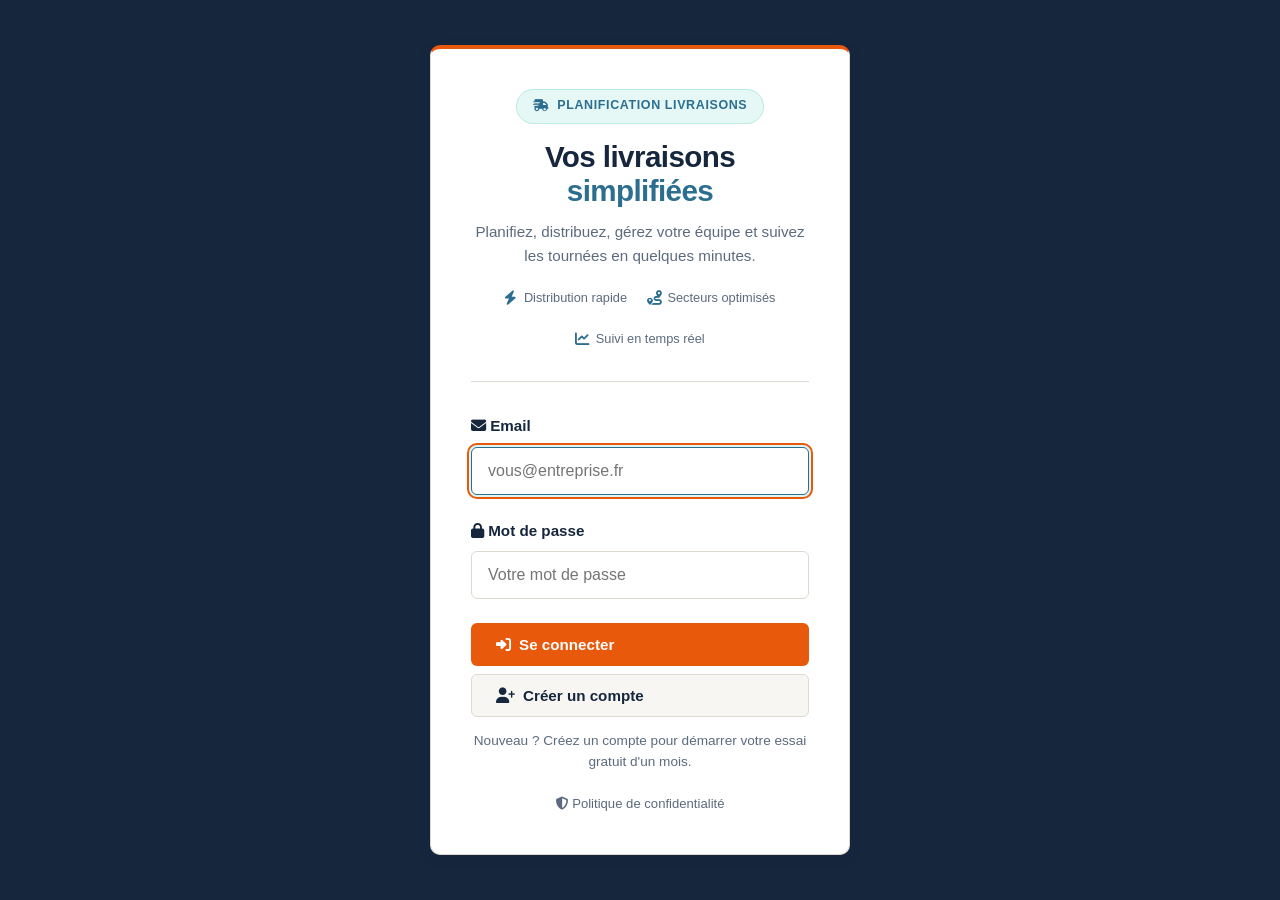
<file: index.html>
<!DOCTYPE html>
<html lang="fr" data-theme="light">
<head>
    <meta charset="UTF-8">
    <meta name="viewport" content="width=device-width, initial-scale=1.0">
    <title>Planification Livraisons</title>
    <meta name="robots" content="noindex, nofollow">
    <meta name="referrer" content="strict-origin-when-cross-origin">
    <!--
      Content Security Policy (GitHub Pages ne permet pas d'en-têtes HTTP : balise meta).
      'unsafe-inline' reste nécessaire pour les nombreux gestionnaires onclick="…" du HTML
      généré ; les autres restrictions (origines des scripts, connexions réseau limitées à
      Supabase et à l'API Adresse, aucun plugin, aucune balise <base>) restent actives.
      Si vous ajoutez un domaine (autre fond de carte, autre API), ajoutez-le ici.
    -->
    <meta http-equiv="Content-Security-Policy" content="default-src 'self'; script-src 'self' 'unsafe-inline' https://cdn.jsdelivr.net https://cdnjs.cloudflare.com https://unpkg.com; style-src 'self' 'unsafe-inline' https://fonts.googleapis.com; font-src 'self' data: https://fonts.gstatic.com; img-src 'self' data: blob: https://*.tile.openstreetmap.org https://*.basemaps.cartocdn.com; connect-src 'self' https://kbgkglstvvbpdeoermll.supabase.co wss://kbgkglstvvbpdeoermll.supabase.co https://api-adresse.data.gouv.fr https://cdn.jsdelivr.net https://unpkg.com https://cdnjs.cloudflare.com; worker-src 'self' blob:; media-src 'self' blob: mediastream:; object-src 'none'; base-uri 'self'; form-action 'self'">
    <!-- Évite de servir une version périmée après un déploiement -->
    <meta http-equiv="Cache-Control" content="no-cache">
    <script>
        // Thème appliqué avant l'affichage (évite un flash clair en mode sombre).
        try { document.documentElement.setAttribute('data-theme', localStorage.getItem('planification_theme') || 'light'); } catch (e) {}
    </script>
    <link rel="preconnect" href="https://fonts.googleapis.com">
    <link rel="preconnect" href="https://fonts.gstatic.com" crossorigin>
    <link rel="stylesheet" href="https://fonts.googleapis.com/css2?family=Inter:wght@400;500;600;700;800&amp;family=Archivo:wght@600;700;800&amp;display=swap">
    <link rel="stylesheet" href="vendor/leaflet/leaflet-1.9.4.css">
    <link rel="stylesheet" href="vendor/fontawesome/css/all.min.css">
    <link rel="stylesheet" href="css/app.css">
    <link rel="stylesheet" href="css/terrain.css">
    <link rel="stylesheet" href="css/ameliorations.css">
</head>
<body>
    <!-- Theme Toggle -->
    <button class="theme-toggle" onclick="toggleTheme()" title="Changer le thème" aria-label="Changer le thème (clair / sombre)" data-testid="theme-toggle-btn">
        <i class="fas fa-moon moon"></i>
        <i class="fas fa-sun sun"></i>
    </button>

    <!-- Settings Toggle (visible only when authenticated) -->
    <button class="settings-toggle" id="settingsToggleBtn" onclick="openModal('settingsPanel')" title="Paramètres" aria-label="Paramètres" style="display: none;">
        <i class="fas fa-cog"></i>
    </button>

    <!-- Login Screen -->
    <div class="boot-loader" id="bootLoader" role="status" aria-live="polite">
        <i class="fas fa-truck-fast" aria-hidden="true"></i>
        <span>Chargement de vos données…</span>
    </div>
    <noscript><div class="boot-noscript">JavaScript est nécessaire pour utiliser Planification Livraisons.</div></noscript>

    <!-- Login Screen -->
    <div class="login-overlay" id="loginOverlay" style="display: none;">
        <div class="login-container">
            <div class="login-landing">
                        <div class="login-landing-badge">
                            <i class="fas fa-truck-fast"></i> PLANIFICATION LIVRAISONS
                        </div>
                        <h1>Vos livraisons<br><span class="accent">simplifiées</span></h1>
                        <p>Planifiez, distribuez, gérez votre équipe et suivez les tournées en quelques minutes.</p>
                        <div class="login-landing-features">
                            <div class="login-landing-feature">
                                <i class="fas fa-bolt"></i> <span>Distribution rapide</span>
                            </div>
                            <div class="login-landing-feature">
                                <i class="fas fa-route"></i> <span>Secteurs optimisés</span>
                            </div>
                            <div class="login-landing-feature">
                                <i class="fas fa-chart-line"></i> <span>Suivi en temps réel</span>
                            </div>
                        </div>
                    </div>

            
            <div id="loginForm" style="display: block;">
                <!-- Connexion unifiée : tout le monde passe par un compte sécurisé.
                     Le statut admin est déterminé côté serveur (table profils). -->

                <!-- ESPACE CLIENT (Supabase) -->
                <div id="clientLoginBlock" style="display: block;">
                    <div class="login-error" id="clientLoginError" style="display:none;">
                        <i class="fas fa-exclamation-circle"></i>
                        <span id="clientLoginErrorText"></span>
                    </div>
                    <div class="form-group">
                        <label class="form-label"><i class="fas fa-envelope"></i> Email</label>
                        <input type="email" id="clientEmail" class="form-input" placeholder="vous@entreprise.fr" autocomplete="email">
                    </div>
                    <div class="form-group">
                        <label class="form-label"><i class="fas fa-lock"></i> Mot de passe</label>
                        <input type="password" id="clientPassword" class="form-input" placeholder="Votre mot de passe" autocomplete="current-password">
                    </div>
                    <button class="btn btn-primary login-btn" id="clientLoginBtn" onclick="clientLogin()"><i class="fas fa-sign-in-alt"></i> Se connecter</button>
                    <button class="btn btn-secondary login-btn" id="clientSignupBtn" onclick="clientSignup()" style="margin-top:0.5rem;">
                        <i class="fas fa-user-plus"></i> Créer un compte
                    </button>

                    <!-- Bloc de vérification du code reçu par email (masqué par défaut) -->
                    <div id="clientVerifyBlock" style="display:none; margin-top:1rem; padding:1rem; background:var(--info-light); border-radius:var(--radius-sm); border-left:4px solid var(--info);">
                        <div style="font-weight:600; margin-bottom:0.5rem;">
                            <i class="fas fa-envelope-open-text"></i> Confirmez votre email
                        </div>
                        <div style="font-size:0.85rem; color:var(--text-secondary); margin-bottom:0.75rem;">
                            Un code de confirmation vient de vous être envoyé. Saisissez-le ci-dessous (pensez à regarder vos spams).
                        </div>
                        <div class="form-group">
                            <input type="text" id="clientCode" class="form-input" placeholder="Code reçu par email" inputmode="numeric" autocomplete="one-time-code" maxlength="10" style="text-align:center; letter-spacing:0.3em; font-size:1.3rem; font-weight:700;">
                        </div>
                        <button class="btn btn-primary login-btn" id="clientVerifyBtn" onclick="clientVerifyCode()">
                            <i class="fas fa-check"></i> Valider mon compte
                        </button>
                        <button class="btn btn-secondary login-btn" onclick="clientResendCode()" style="margin-top:0.5rem;">
                            <i class="fas fa-redo"></i> Renvoyer le code
                        </button>
                    </div>

                    <div style="text-align:center; margin-top:0.8rem; font-size:0.85rem; color:var(--text-secondary);">
                        <span id="clientLoginHint">Nouveau ? Créez un compte pour démarrer votre essai gratuit d'un mois.</span>
                    </div>
                </div>

                <!-- (L'ancienne connexion locale « Admin / admin » a été retirée : l'identité repose uniquement sur Supabase Auth.) -->
            </div>
            
            <div style="text-align:center; margin-top:1.25rem; font-size:0.82rem;">
                <a href="confidentialite.html" target="_blank" rel="noopener" style="color:var(--text-secondary); text-decoration:none;">
                   <i class="fas fa-shield-alt"></i> Politique de confidentialité
                </a>
            </div>
        </div>
    </div>

    <!-- App Content -->
    <div class="app-content" id="appContent" style="display: none;">
        <!-- Header -->
        <header class="header">
            <h1><i class="fas fa-truck"></i> Planification Livraisons
                <span id="badgeVersionApp" title="Version du fichier actuellement chargé — vérifiez-la après chaque mise à jour" style="font-size:0.6em;font-weight:700;opacity:0.75;padding:2px 8px;margin-left:0.4rem;
                             border:1px solid currentColor;border-radius:10px;vertical-align:middle;
                             cursor:help;letter-spacing:0.04em;">v56</span>
            </h1>
            <div class="header-actions">
                <div class="save-indicator" id="cloudUserBadge" style="display: none;" title="Compte connecté">
                    <i class="fas fa-user-circle" aria-hidden="true"></i>
                    <span></span>
                </div>
                <div class="save-status" id="saveStatus"><i class="fas fa-check-circle"></i><span>Sauvegardé</span></div>
                <div class="save-indicator sync-indicator st-local" id="saveIndicator" role="button" tabindex="0" onclick="showStorageDiagnostic()" title="État de la sauvegarde et de la synchronisation — cliquez pour le diagnostic" aria-live="polite">
                    <i class="fas fa-check-circle" id="syncStatusIcon" aria-hidden="true"></i>
                    <span class="sync-text"><span id="syncStatusLabel">Sauvegardé localement</span> <b id="saveIndicatorTime"></b></span>
                </div>
                <button class="btn btn-warning btn-sm" id="syncConflictBtn" style="display:none;" onclick="afficherDetailsConflit()">
                    <i class="fas fa-triangle-exclamation" aria-hidden="true"></i> Conflit
                </button>
                <button class="btn btn-secondary btn-sm" onclick="saveLocal()" data-testid="save-btn">
                    <i class="fas fa-save"></i> Sauvegarder
                </button>
                <button class="btn btn-secondary btn-sm" onclick="logout()" data-testid="logout-btn">
                    <i class="fas fa-sign-out-alt"></i> Déconnexion
                </button>
            </div>
        </header>
        <!-- Bandeau abonnement (essai/expiré) -->
        <div id="aboBanner" style="display:none; align-items:center; gap:0.6rem; padding:0.7rem 1.5rem; font-size:0.9rem; font-weight:500;"></div>
        <!-- Alerte planification J+1 -->
        <div class="planning-alert" id="planningAlert"></div>
        

        <!-- Navigation -->
        <nav class="nav">
            <div class="nav-item active" data-tab="accueil" onclick="switchTab('accueil')" data-testid="nav-accueil">
                <i class="fas fa-home"></i> Accueil
            </div>
            <div class="nav-item" data-tab="livreurs" onclick="switchTab('livreurs')" data-testid="nav-livreurs">
                <i class="fas fa-users"></i> Livreurs
            </div>
            <div class="nav-item" data-tab="previsions" onclick="switchTab('previsions')" data-testid="nav-previsions">
                <i class="fas fa-file-excel"></i> Import
            </div>
            <div class="nav-item" data-tab="distribution" onclick="switchTab('distribution')" data-testid="nav-distribution">
                <i class="fas fa-random"></i> Distribution
            </div>
            <div class="nav-item" data-tab="rapport" onclick="switchTab('rapport')" data-testid="nav-rapport">
                <i class="fas fa-chart-bar"></i> Rapport
            </div>
            <div class="nav-item" data-tab="carte" onclick="switchTab('carte')" data-testid="nav-carte">
                <i class="fas fa-map-marked-alt"></i> Carte codes postaux
            </div>
            <div class="nav-item" data-tab="terrain" onclick="switchTab('terrain')" data-testid="nav-terrain">
                <i class="fas fa-route"></i> Optimisation Terrain
            </div>
            <div class="nav-item" data-tab="scan" onclick="switchTab('scan')" data-testid="nav-scan">
                <i class="fas fa-qrcode"></i> Mode Scan
            </div>
            <div class="nav-item" data-tab="historique" onclick="switchTab('historique')" data-testid="nav-historique">
                <i class="fas fa-history"></i> Historique &amp; Salaires
            </div>
            <div class="nav-item" data-tab="controle" onclick="switchTab('controle')" data-testid="nav-controle">
                <i class="fas fa-clipboard-check"></i> Contrôle EPOD
            </div>
            <div class="nav-item" data-tab="inventaire" onclick="switchTab('inventaire')" data-testid="nav-inventaire">
                <i class="fas fa-boxes-stacked"></i> Inventaire
            </div>
            <div class="nav-item" data-tab="sync" onclick="switchTab('sync')" data-testid="nav-sync">
                <i class="fas fa-cloud"></i> Synchronisation
            </div>
            <div class="nav-item" data-tab="aide" onclick="switchTab('aide')" data-testid="nav-aide">
                <i class="fas fa-question-circle"></i> Aide
            </div>
        </nav>

        <!-- Main Content -->
        <main class="main">
            <!-- Accueil Tab -->
            <div id="tab-accueil" class="tab-content active">
                <div class="stats-grid" id="statsGrid"></div>
                <div class="card">
                    <div class="card-header">
                        <h3 class="card-title"><i class="fas fa-magnifying-glass-location"></i> Où est ce colis ?</h3>
                    </div>
                    <p style="font-size:0.82rem;color:var(--text-secondary);margin-bottom:0.6rem;">
                        Recherche partout en une fois : <b>Inventaire centre de tri</b> + <b>Contrôle EPOD</b> (anomalies, Next Day, contacts).
                        Vous pouvez coller plusieurs numéros à la fois.
                    </p>
                    <div style="display:flex;gap:0.5rem;flex-wrap:wrap;">
                        <input class="form-input" id="rgInput" placeholder="N° de colis (ex : DOFR9010…) — ou collez une liste" style="flex:1 1 300px;font-family:monospace;" onkeydown="if(event.key==='Enter')rechercheGlobale()">
                        <button class="btn btn-primary" onclick="rechercheGlobale()"><i class="fas fa-magnifying-glass"></i> Rechercher</button>
                    </div>
                    <div id="rgResults" style="margin-top:0.8rem;"></div>
                </div>
                <div class="card">
                    <div class="card-header">
                        <h3 class="card-title"><i class="fas fa-users"></i> Aperçu des Livreurs</h3>
                    </div>
                    <div id="livreursPreview"></div>
                </div>
            </div>

            <!-- Livreurs Tab -->
            <div id="tab-livreurs" class="tab-content">
                <div class="card">
                    <div class="card-header">
                        <h2 class="card-title"><i class="fas fa-users"></i> Gestion des Livreurs</h2>
                        <div style="display: flex; gap: 0.75rem;">
                            <button class="btn btn-primary" onclick="openModal('addLivreur')" data-testid="add-livreur-btn">
                                <i class="fas fa-plus"></i> Ajouter un livreur
                            </button>
                        </div>
                    </div>
                    
                    <!-- Search -->
                    <div class="search-container">
                        <i class="fas fa-search search-icon"></i>
                        <input type="text" class="search-input" id="searchLivreurs" placeholder="Rechercher un livreur..." oninput="filterLivreurs()" data-testid="search-livreurs">
                    </div>
                    
                    <div id="livreursGrid"></div>
                </div>
            </div>

            <!-- Previsions Tab -->
            <div id="tab-previsions" class="tab-content">
                <div class="card">
                    <div class="card-header">
                        <h3 class="card-title"><i class="fas fa-file-excel"></i> Import Prévisions</h3>
                        <div style="display: flex; align-items: center; gap: 1rem;">
                            <button class="btn btn-secondary btn-sm" onclick="changeDate(-1)" aria-label="Jour précédent" title="Jour précédent">
                                <i class="fas fa-chevron-left"></i>
                            </button>
                            <span id="selectedDate" style="font-weight: 600;"></span>
                            <button class="btn btn-secondary btn-sm" onclick="changeDate(1)" aria-label="Jour suivant" title="Jour suivant">
                                <i class="fas fa-chevron-right"></i>
                            </button>
                        </div>
                    </div>

                    <div class="import-tabs">
                        <button type="button" class="import-tab-btn active" data-import-tab="excel" onclick="switchImportMethod('excel')">
                            <i class="fas fa-file-excel"></i> Fichier Excel/CSV
                        </button>
                        <button type="button" class="import-tab-btn" data-import-tab="paste" onclick="switchImportMethod('paste')">
                            <i class="fas fa-paste"></i> Coller du texte
                        </button>
                        <button type="button" class="import-tab-btn" data-import-tab="image" onclick="switchImportMethod('image')">
                            <i class="fas fa-camera"></i> Image (OCR)
                        </button>
                    </div>

                    <div class="import-method" id="importMethod-excel">
                        <div class="upload-zone" id="uploadZone" ondragover="handleFilesDragOver(event)" ondragleave="handleFilesDragLeave(event)" ondrop="handleFilesDrop(event)" onclick="document.getElementById('excelInput').click()">
                            <i class="fas fa-cloud-upload-alt"></i>
                            <h4>Glissez votre fichier Excel/CSV ici</h4>
                            <p style="color: var(--text-secondary);">ou cliquez pour sélectionner</p>
                            <p class="upload-hint">
                                <i class="fas fa-info-circle"></i> Formats reconnus : Excel classique <em>(CP, Colis)</em> ou format tournée <em>(<code>FR_EXP_xxx</code>)</em> avec ou sans total sur la ligne d'en-tête
                            </p>
                            <input type="file" id="excelInput" accept=".xlsx,.xls,.csv" style="display: none;" onchange="handleExcelUpload(event)">
                        </div>
                    </div>

                    <div class="import-method" id="importMethod-paste" style="display: none;">
                        <div class="paste-info">
                            <i class="fas fa-info-circle"></i>
                            Copiez les lignes depuis votre logiciel et collez-les ici. L'app détecte automatiquement les tournées.<br>
                            <strong>Formats reconnus :</strong><br>
                            • Avec total : <code>FR_EXP_PARIS049    752</code> puis lignes <code>CP    Colis</code><br>
                            • Sans total : <code>FR_EXP_PARIS049</code> puis lignes <code>CP    Colis</code> (ligne <em>Grand Total</em> ignorée automatiquement)
                        </div>
                        <textarea id="importPasteArea" class="import-paste-textarea" placeholder="Exemple :

FR_EXP_PARIS049    752
68000    279
68600    75
68320    65
68127    41
..."></textarea>
                        <button class="btn btn-primary" onclick="parseTexteImport()" style="margin-top: 0.75rem;">
                            <i class="fas fa-search"></i> Analyser et importer
                        </button>
                    </div>

                    <div class="import-method" id="importMethod-image" style="display: none;">
                        <div class="upload-zone" onclick="document.getElementById('imageOcrInput').click()">
                            <i class="fas fa-camera"></i>
                            <h4>Capture d'écran ou photo des prévisions</h4>
                            <p style="color: var(--text-secondary);">L'app extraira automatiquement CP et colis (OCR)</p>
                            <p class="upload-hint">
                                <i class="fas fa-exclamation-triangle" style="color: var(--warning);"></i>
                                Recommandé : screenshot net depuis Excel. Photo floue = précision réduite.
                            </p>
                            <input type="file" id="imageOcrInput" accept="image/*" style="display: none;" onchange="handleImageOcrUpload(event)">
                        </div>
                        <div id="ocrStatus" style="display: none; margin-top: 1rem;"></div>
                    </div>

                    <div class="import-results" id="importResults" style="display: none;">
                        <h4><i class="fas fa-check-circle"></i> Import réussi</h4>
                        <div class="import-summary" id="importSummary"></div>
                        <p id="importInfo" style="margin-top: 1rem; color: var(--text-secondary);"></p>
                    </div>

                    <div style="display: grid; grid-template-columns: repeat(3, 1fr); gap: 1rem; margin-bottom: 1.5rem;" id="previsionStats"></div>

                    <div id="previsionsList"></div>

                    <div style="display: flex; gap: 1rem; margin-top: 1.5rem;">
                        <button class="btn btn-primary" onclick="openModal('addPrevision')" data-testid="add-prevision-btn">
                            <i class="fas fa-plus"></i> Ajouter manuellement
                        </button>
                        <button class="btn btn-danger" onclick="clearPrevisions()">
                            <i class="fas fa-trash"></i> Effacer
                        </button>
                    </div>
                </div>
            </div>

            <!-- Distribution Tab -->
            <div id="tab-distribution" class="tab-content">
                <div class="card">
                    <div class="card-header">
                        <h3 class="card-title"><i class="fas fa-random"></i> Distribution des Secteurs</h3>
                        <div style="display: flex; align-items: center; gap: 1rem;">
                            <span id="prevDate" style="font-weight: 600;"></span>
                            <button class="btn btn-primary" onclick="ouvrirModaleOptimisation()" data-testid="optimisation-auto-btn" style="margin-right: 0.5rem;">
                                <i class="fas fa-magic"></i> Optimisation auto
                            </button>
                            <button class="btn btn-success" onclick="calculerDistribution()" data-testid="calculate-distribution-btn">
                                <i class="fas fa-calculator"></i> Calculer
                            </button>
                        </div>
                    </div>

                    <div id="distributionStats"></div>

                    <!-- Zone non assignés -->
                    <div class="livreur-drop-zone unassigned-zone" data-livreur-id="unassigned" ondragover="handleDragOver(event)" ondrop="handleDrop(event)" ondragleave="handleDragLeave(event)">
                        <div class="drop-zone-header">
                            <div class="drop-zone-avatar"><i class="fas fa-inbox"></i></div>
                            <div class="drop-zone-info">
                                <div class="drop-zone-name">Secteurs non assignés</div>
                                <div class="drop-zone-count" id="unassignedCount">0 secteur</div>
                            </div>
                        </div>
                        <div class="secteurs-drop-area" id="unassignedSecteurs"><span style="color: var(--text-secondary); font-size: 0.85rem;">Aucun secteur non assigné</span></div>
                    </div>

                    <!-- Zones livreurs -->
                    <div class="drag-drop-container" id="dragDropContainer"></div>
                </div>

                <!-- Paramètres -->
                <div class="card">
                    <div class="card-header">
                        <h3 class="card-title"><i class="fas fa-cog"></i> Paramètres de Distribution</h3>
                    </div>
                    <div class="form-row">
                        <div class="form-group">
                            <label class="form-label">Minimum colis/livreur</label>
                            <input type="number" class="form-input" id="minColis" value="80" onchange="markUnsaved()">
                        </div>
                        <div class="form-group">
                            <label class="form-label">Maximum colis/livreur</label>
                            <input type="number" class="form-input" id="maxColis" value="160" onchange="markUnsaved()">
                        </div>
                        <div class="form-group">
                            <label class="form-label">Cible colis/livreur</label>
                            <input type="number" class="form-input" id="cibleColis" value="110" onchange="markUnsaved()">
                        </div>
                        <div class="form-group">
                            <label class="form-label">Limite exceptionnelle</label>
                            <input type="number" class="form-input" id="limiteColis" value="160" onchange="markUnsaved()">
                        </div>
                    </div>
                </div>
            </div>

            <!-- Rapport Tab -->
            <div id="tab-rapport" class="tab-content">
                <div class="card">
                    <div class="card-header">
                        <h3 class="card-title"><i class="fas fa-chart-bar"></i> Rapport de Distribution</h3>
                        <div style="display: flex; gap: 0.75rem;">
                            <button class="btn btn-success" onclick="exportRapportPDF()" data-testid="export-rapport-btn">
                                <i class="fas fa-file-pdf"></i> Export PDF
                            </button>
                        </div>
                    </div>

                    <h4 style="margin-bottom: 1rem;"><i class="fas fa-calendar"></i> <span id="rapportDate"></span></h4>

                    <div class="rapport-stats">
                        <div class="rapport-stat-item">
                            <div class="rapport-stat-value" id="statTotalColis">0</div>
                            <div class="rapport-stat-label">Total Colis</div>
                        </div>
                        <div class="rapport-stat-item">
                            <div class="rapport-stat-value" id="statLivreurs">0</div>
                            <div class="rapport-stat-label">Livreurs</div>
                        </div>
                        <div class="rapport-stat-item">
                            <div class="rapport-stat-value" id="statMoyenne">0</div>
                            <div class="rapport-stat-label">Moyenne</div>
                        </div>
                        <div class="rapport-stat-item">
                            <div class="rapport-stat-value" id="statSous90" style="color: var(--warning);">0</div>
                            <div class="rapport-stat-label">Sous 90</div>
                        </div>
                        <div class="rapport-stat-item">
                            <div class="rapport-stat-value" id="statAuDessus160" style="color: var(--danger);">0</div>
                            <div class="rapport-stat-label">Au-dessus 160</div>
                        </div>
                    </div>

                    <div id="rapportCardsGrid" class="rapport-cards-grid"></div>
                </div>
            </div>

            <!-- Historique Tab -->
            <!-- ============== ONGLET CARTE ============== -->
            <div id="tab-carte" class="tab-content">
                <div class="card">
                    <div class="card-header">
                        <h3 class="card-title"><i class="fas fa-map-marked-alt"></i> Carte des codes postaux</h3>
                        <div style="display: flex; gap: 0.4rem; flex-wrap: wrap;">
                            <button class="btn btn-secondary btn-sm" id="toggleItinerairesBtn" onclick="toggleItineraires()" title="Afficher/masquer les lignes d'itinéraire">
                                <i class="fas fa-route"></i> Itinéraires
                            </button>
                            <button class="btn btn-secondary btn-sm" onclick="refreshMap()" title="Mettre a jour la carte">
                                <i class="fas fa-sync"></i> Actualiser
                            </button>
                        </div>
                    </div>

                    <div class="map-controls" id="mapControls">
                        <span class="map-stat-pill"><i class="fas fa-calendar-day"></i> <span id="mapDateLabel">mercredi 23 septembre 2026</span></span>
                        <span class="map-stat-pill"><i class="fas fa-users"></i> <strong id="mapLivreursCount">0</strong> livreur(s)</span>
                        <span class="map-stat-pill"><i class="fas fa-map-pin"></i> <strong id="mapSecteursCount">0</strong> secteur(s) couvert(s)</span>
                        <span class="map-stat-pill"><i class="fas fa-box"></i> <strong id="mapColisCount">0</strong> colis</span>
                    </div>

                    <div id="map-container">
                        <div id="map-leaflet"></div>
                    </div>

                    <div class="map-legend" id="mapLegend">
                        <strong style="color: var(--text); font-size: 0.95rem;"><i class="fas fa-palette"></i> Legende des livreurs</strong>
                        <div class="map-legend-grid" id="mapLegendGrid"></div>
                    </div>

                    <div style="margin-top: 1rem; padding: 0.75rem 1rem; background: rgba(15, 184, 154, 0.08); border-left: 3px solid var(--primary); border-radius: var(--radius-sm); font-size: 0.85rem; color: var(--text-secondary);">
                        <i class="fas fa-info-circle"></i> <strong>Astuce :</strong> Cliquez sur un secteur pour <strong>l'attribuer (ou le réattribuer)</strong> à un livreur. Les secteurs en pointillés gris ne sont pas encore attribués. La taille du cercle dépend du nombre de colis.
                    </div>
                </div>
            </div>
            <div id="tab-historique" class="tab-content">
                <div class="card">
                    <div class="card-header">
                        <h3 class="card-title"><i class="fas fa-history"></i> Historique &amp; Salaires</h3>
                        <div style="display: flex; gap: 0.75rem;">
                            <button class="btn btn-primary" onclick="document.getElementById('recapMensuelInput').click()" data-testid="analyse-recap-btn">
                                <i class="fas fa-calculator"></i> Analyser EPOD mensuel complet
                            </button>
                            <button class="btn btn-secondary" onclick="ouvrirDiagnostic()" title="État du module de réaffectation">
                                <i class="fas fa-stethoscope"></i> Diagnostic
                            </button>
                            <button class="btn btn-success" onclick="lancerDetectionRenforts()" title="Repérer les journées livrées par plusieurs personnes et recompter les colis pour le livreur qui les a réellement livrés">
                                <i class="fas fa-user-friends"></i> Détecter les renforts
                            </button>
                            <input type="file" id="recapMensuelInput" accept=".xlsx,.xls" style="display:none" onchange="handleRecapMensuelUpload(event)">
                            <button class="btn btn-warning" onclick="openModal('dataManager')" data-testid="manage-data-btn">
                                <i class="fas fa-database"></i> Gérer les données
                            </button>
                        </div>
                    </div>

                    <div style="margin-bottom:1rem;padding:0.8rem 1rem;background:#eff6ff;border-radius:8px;font-size:0.85rem;color:#1e40af;line-height:1.5">
                        <b><i class="fas fa-info-circle"></i> Analyse EPOD mensuel complet :</b> importez le fichier export complet du mois (avec colonnes <i>Courier Name</i>, <i>Dispatching Plancode</i>, <i>Task Date</i>, <i>Task Status</i>). L'app calcule automatiquement les salaires par livreur selon leur catégorie, détecte les routes partagées et génère un rapport détaillé.
                    </div>

                    <!-- Upload EPOD -->
                    <div class="upload-zone" id="uploadZoneEPOD" ondragover="handleEPODDragOver(event)" ondragleave="handleEPODDragLeave(event)" ondrop="handleEPODDrop(event)" onclick="document.getElementById('epodInput').click()">
                        <i class="fas fa-file-excel"></i>
                        <h4>Importer un fichier EPOD</h4>
                        <p style="color: var(--text-secondary);">Glissez ou cliquez pour sélectionner</p>
                        <input type="file" id="epodInput" accept=".xlsx,.xls,.csv" style="display: none;" onchange="handleEPODUpload(event)">
                    </div>

                    <div class="import-results" id="epodImportResults" style="display: none;">
                        <h4><i class="fas fa-check-circle"></i> Import EPOD réussi</h4>
                        <div class="import-summary" id="epodImportSummary"></div>
                    </div>

                    <!-- Navigation mois -->
                    <div class="historique-nav-mois" style="display: flex; align-items: center; justify-content: space-between; margin: 1.5rem 0;">
                        <button class="btn btn-secondary" onclick="changeHistoriqueMois(-1)">
                            <i class="fas fa-chevron-left"></i> Mois précédent
                        </button>
                        <div style="text-align: center;">
                            <h3 id="historiqueMonth" style="color: var(--primary);"></h3>
                            <select class="form-select" id="historiqueMonthSelect" onchange="selectHistoriqueMois()"><option value="">-- Sélectionner --</option></select>
                        </div>
                        <button class="btn btn-secondary" onclick="changeHistoriqueMois(1)">
                            Mois suivant <i class="fas fa-chevron-right"></i>
                        </button>
                        <button class="btn btn-secondary" onclick="ouvrirSecteursObserves()" title="Répartition réelle des livraisons par code postal, à partir de l'EPOD du mois">
                            <i class="fas fa-map-location-dot"></i> Secteurs observés
                        </button>
                        <button class="btn btn-secondary" id="btnOuvrirTransferts" onclick="ouvrirListeTransferts()" title="Voir, modifier ou annuler les réaffectations de colis entre livreurs">
                            <i class="fas fa-exchange-alt"></i> Transferts <span id="badgeTransferts"></span>
                        </button>
                    </div>

                    <!-- Stats mensuelles -->
                    <div class="stats-grid">
                        <div class="stat-card">
                            <div class="stat-value" id="histStatTotalColis">0</div>
                            <div class="stat-label">Colis livrés</div>
                        </div>
                        <div class="stat-card">
                            <div class="stat-value" id="histStatLivreurs">0</div>
                            <div class="stat-label">Livreurs actifs</div>
                        </div>
                        <div class="stat-card">
                            <div class="stat-value" id="histStatMoyenne">0</div>
                            <div class="stat-label">Moyenne/livreur</div>
                        </div>
                        <div class="stat-card">
                            <div class="stat-value" id="histStatJours">0</div>
                            <div class="stat-label">Jours travaillés</div>
                        </div>
                        <div class="stat-card">
                            <div class="stat-value" id="histStatTauxReussite">—</div>
                            <div class="stat-label">Taux réussite</div>
                        </div>
                    </div>

                    <!-- Alertes -->
                    <div id="historiqueAlertes" style="display: block;"></div>

                    <!-- v44 : tournées simultanées à trancher (rien si tout est traité).
                         L'historique des transferts n'est PAS affiché ici : il se consulte
                         à la demande via le bouton « Transferts » de la barre de mois. -->
                    <div id="anomaliesTourneesBloc"></div>

                    <!-- Liste des livreurs -->
                    <div id="historiqueListLivreurs"></div>
                </div>
            </div>

            <!-- Sync Tab -->
            <div id="tab-controle" class="tab-content">
                <div class="card">
                    <div class="card-header">
                        <h3 class="card-title"><i class="fas fa-clipboard-check"></i> Contrôle EPOD</h3>
                        <div style="display:flex;gap:0.75rem;flex-wrap:wrap;">
                            <button class="btn btn-primary" onclick="document.getElementById('ccFileInput').click()" data-testid="cc-import-btn">
                                <i class="fas fa-file-import"></i> Importer un EPOD
                            </button>
                            <input type="file" id="ccFileInput" accept=".xlsx,.xls,.csv" style="display:none" onchange="ccHandleUpload(event)">
                            <button class="btn btn-secondary" onclick="ccExportExcel()" id="ccExportAllBtn">
                                <i class="fas fa-file-excel"></i> Export Excel complet
                            </button>
                            <button class="btn btn-danger" onclick="ccExportPdf()" id="ccPdfBtn">
                                <i class="fas fa-file-pdf"></i> Rapport PDF
                            </button>
                        </div>
                    </div>

                    <div style="margin-bottom:1rem;padding:0.8rem 1rem;background:#eff6ff;border-radius:8px;font-size:0.85rem;color:#1e40af;line-height:1.5">
                        <b><i class="fas fa-info-circle"></i> Un seul import lance toutes les analyses.</b>
                        L'import EPOD de l'onglet <i>Historique &amp; Salaires</i> alimente automatiquement ce module.
                        Vous pouvez aussi importer un fichier directement ici. Les résultats (anomalies, pénalités d'appel)
                        sont <b>sauvegardés par mois</b> ; réimportez le fichier du mois pour retrouver le détail complet de chaque tableau.
                    </div>

                    <div style="display:flex;align-items:center;gap:0.75rem;flex-wrap:wrap;margin-bottom:1rem;">
                        <label style="font-weight:700;"><i class="fas fa-calendar-alt"></i> Mois :</label>
                        <select class="form-select" id="ccMonthSelect" onchange="ccSelectMonth()" style="min-width:180px;"><option value="">-- Aucune analyse --</option></select>
                        <label style="font-weight:700;"><i class="fas fa-user"></i> Livreur :</label>
                        <select class="form-select" id="ccLivreurFilter" onchange="ccChangeLivreur()" style="min-width:170px;"><option value="">Tous les livreurs</option></select>
                        <button class="btn btn-sm btn-secondary" onclick="ccDeleteMonth()" title="Supprimer l'analyse du mois affiché"><i class="fas fa-trash"></i> Supprimer ce mois</button>
                        <button class="btn btn-sm btn-danger" onclick="ccDeleteAll()" title="Effacer toutes les analyses Contrôle EPOD"><i class="fas fa-trash-can"></i> Tout effacer</button>
                        <span id="ccStatus" style="font-size:0.85rem;color:var(--text-secondary);">Aucune analyse — importez un fichier EPOD.</span>
                    </div>

                    <div id="ccPills" style="display:flex;gap:0.5rem;flex-wrap:wrap;margin-bottom:1.25rem;">
                        <button class="btn btn-sm btn-secondary" data-ccview="dashboard" onclick="ccSwitchView('dashboard')"><i class="fas fa-chart-pie"></i> Dashboard</button>
                        <button class="btn btn-sm btn-primary" data-ccview="contacts" onclick="ccSwitchView('contacts')"><i class="fas fa-user"></i> Contacts</button>
                        <button class="btn btn-sm btn-secondary" data-ccview="signfail" onclick="ccSwitchView('signfail')"><i class="fas fa-triangle-exclamation"></i> Sign Fail</button>
                        <button class="btn btn-sm btn-secondary" data-ccview="calls" onclick="ccSwitchView('calls')"><i class="fas fa-phone"></i> Appels &amp; pénalités</button>
                        <button class="btn btn-sm btn-secondary" data-ccview="nextday" onclick="ccSwitchView('nextday')"><i class="fas fa-truck-fast"></i> Next Day</button>
                        <button class="btn btn-sm btn-secondary" data-ccview="control" onclick="ccSwitchView('control')"><i class="fas fa-bullseye"></i> Anomalies</button>
                    </div>

                    <!-- Vue Dashboard -->
                    <div id="ccView-dashboard" class="cc-view" style="display: none;">
                        <div class="stats-grid" id="ccKpis"><div class="stat-card"><div class="stat-icon"><i class="fas fa-inbox" style="color:var(--text-secondary);"></i></div><div class="stat-value" style="color:var(--text-secondary);">0</div><div class="stat-label">Lignes analysées</div></div></div>
                        <div style="display:grid;grid-template-columns:repeat(auto-fit,minmax(300px,1fr));gap:1rem;margin-top:1rem;">
                            <div style="padding:1rem;background:var(--background-light);border-radius:var(--radius-sm);">
                                <h4 style="margin:0 0 0.75rem;"><i class="fas fa-chart-bar" style="color:var(--primary);"></i> Anomalies principales</h4>
                                <div id="ccChartAnomalies"><p style="font-size:0.82rem;color:var(--text-secondary);">Aucune donnée.</p></div>
                            </div>
                            <div style="padding:1rem;background:var(--background-light);border-radius:var(--radius-sm);">
                                <h4 style="margin:0 0 0.75rem;"><i class="fas fa-user-tag" style="color:var(--primary);"></i> Top livreurs par anomalies</h4>
                                <div id="ccChartDrivers"><p style="font-size:0.82rem;color:var(--text-secondary);">Aucune donnée.</p></div>
                            </div>
                        </div>
                    </div>

                    <!-- Vue Contacts -->
                    <div id="ccView-contacts" class="cc-view" style="">
                        <div style="display:flex;gap:0.5rem;flex-wrap:wrap;align-items:center;margin-bottom:0.75rem;">
                            <input class="form-input" id="ccContactSearch" placeholder="Rechercher contact, téléphone…" oninput="ccRenderContacts()" style="flex:1 1 220px;">
                            <button class="btn btn-sm btn-secondary" onclick="ccExportCsv('contacts')"><i class="fas fa-download"></i> Export CSV</button>
                        </div>
                        <p style="font-size:0.82rem;color:var(--text-secondary);margin:0 0 0.5rem;">Colis dont le nom de contact ne permet pas d'identifier le client (vide, un seul nom ou prénom, initiales, identifiant, civilité seule) : numéro de stop, nom d'origine et email, par livreur. Importez le fichier « colis à livrer dans la journée » (statut En livraison) ; le bouton Copier prépare le message WhatsApp.</p>
                        <div id="ccContactsNote"></div>
                        <div style="overflow:auto;max-height:560px;border:1px solid var(--border-light);border-radius:8px;">
                            <table id="ccContactsTable" style="width:100%;border-collapse:collapse;font-size:0.82rem;min-width:900px;"><tbody><tr><td style="padding:1.2rem;color:var(--text-secondary);">Aucune analyse pour ce mois. Importez un fichier EPOD (ici ou dans l'onglet Historique).</td></tr></tbody></table>
                        </div>
                    </div>

                    <!-- Vue Sign Fail -->
                    <div id="ccView-signfail" class="cc-view" style="display:none;">
                        <div class="stats-grid" id="ccSignKpis" style="margin-bottom:0.75rem;"></div>
                        <div style="display:flex;gap:0.5rem;flex-wrap:wrap;align-items:center;margin-bottom:0.75rem;">
                            <input class="form-input" id="ccSignSearch" placeholder="Rechercher waybill, adresse, livreur…" oninput="ccRenderSign()" style="flex:1 1 220px;">
                            <select class="form-select" id="ccSignFilter" onchange="ccRenderSign()">
                                <option value="all">Toutes anomalies</option>
                                <option value="gap">GAP &gt; seuil</option>
                                <option value="contact0">Contact = 0</option>
                                <option value="colis">Colis non trouvé</option>
                                <option value="adresse">Adresse incorrecte</option>
                            </select>
                            <input class="form-input" id="ccGapThreshold" type="number" value="500" style="width:110px;" title="Seuil GAP (m)">
                            <button class="btn btn-sm btn-primary" onclick="ccReanalyzeSign()"><i class="fas fa-rotate"></i> Analyser</button>
                            <button class="btn btn-sm btn-secondary" onclick="ccExportCsv('badaddress')"><i class="fas fa-download"></i> Adresses incorrectes</button>
                        </div>
                        <div id="ccSignNote"></div>
                        <div style="overflow:auto;max-height:560px;border:1px solid var(--border-light);border-radius:8px;">
                            <table id="ccSignTable" style="width:100%;border-collapse:collapse;font-size:0.82rem;min-width:1100px;"><tbody><tr><td style="padding:1.2rem;color:var(--text-secondary);">Aucune analyse pour ce mois. Importez un fichier EPOD (ici ou dans l'onglet Historique).</td></tr></tbody></table>
                        </div>
                    </div>

                    <!-- Vue Appels & pénalités -->
                    <div id="ccView-calls" class="cc-view" style="display:none;">
                        <div class="stats-grid" id="ccCallKpis" style="margin-bottom:0.75rem;"></div>
                        <div style="display:flex;gap:0.5rem;flex-wrap:wrap;align-items:center;margin-bottom:0.75rem;">
                            <input class="form-input" id="ccCallSearch" placeholder="Rechercher un livreur…" oninput="ccRenderCalls()" style="flex:1 1 220px;">
                            <button class="btn btn-sm btn-secondary" onclick="ccExportCsv('calls')"><i class="fas fa-download"></i> Export CSV</button>
                        </div>
                        <p style="font-size:0.82rem;color:var(--text-secondary);margin:0 0 0.5rem;">
                            Barème : ≥ 90 % conforme · 80–89 % neutre · 70–79 % pénalité 70 € · &lt; 70 % pénalité 90 €.
                            <b>Affichage indicatif : les pénalités ne sont pas déduites des salaires.</b>
                        </p>
                        <div style="overflow:auto;max-height:560px;border:1px solid var(--border-light);border-radius:8px;">
                            <table id="ccCallsTable" style="width:100%;border-collapse:collapse;font-size:0.85rem;min-width:700px;"><tbody><tr><td style="padding:1.2rem;color:var(--text-secondary);">Aucune analyse pour ce mois. Importez un fichier EPOD (ici ou dans l'onglet Historique).</td></tr></tbody></table>
                        </div>
                    </div>

                    <!-- Vue Next Day -->
                    <div id="ccView-nextday" class="cc-view" style="display:none;">
                        <div class="stats-grid" id="ccNextKpis" style="margin-bottom:0.75rem;"></div>
                        <div style="display:flex;gap:0.5rem;flex-wrap:wrap;align-items:center;margin-bottom:0.75rem;">
                            <select class="form-select" id="ccDspFilter" onchange="ccChangerTypeNext()" style="min-width:230px;"><option value="tous">Tous</option></select>
                            <button class="btn btn-sm btn-secondary" onclick="ccExportCsv('nextday')"><i class="fas fa-download"></i> Export CSV</button>
                            <button class="btn btn-sm btn-danger" onclick="ccExportNextPdf()"><i class="fas fa-file-pdf"></i> PDF livreurs</button>
                        </div>
                        <div id="ccNextDrivers" style="display: block; grid-template-columns: repeat(auto-fit, minmax(180px, 1fr)); gap: 0.6rem; margin-bottom: 1rem;"><p style="font-size:0.82rem;color:var(--text-secondary);">Importez le fichier de debrief du soir (échecs avec Action DSP) ou l'export du mois.</p></div>
                        <div id="ccNextNote"></div>
                        <div style="overflow:auto;max-height:560px;border:1px solid var(--border-light);border-radius:8px;">
                            <table id="ccNextTable" style="width:100%;border-collapse:collapse;font-size:0.82rem;min-width:1000px;"></table>
                        </div>
                    </div>

                    <!-- Vue Anomalies (Control Center) -->
                    <div id="ccView-control" class="cc-view" style="display:none;">
                        <div style="display:flex;gap:0.5rem;flex-wrap:wrap;align-items:center;margin-bottom:0.75rem;">
                            <input class="form-input" id="ccControlSearch" placeholder="Rechercher dans les anomalies…" oninput="ccRenderControl()" style="flex:1 1 220px;">
                            <select class="form-select" id="ccPriorityFilter" onchange="ccRenderControl()">
                                <option value="all">Toutes priorités</option>
                                <option value="high">🔴 Critique</option>
                                <option value="med">🟠 Moyen</option>
                                <option value="low">🟡 Faible</option>
                            </select>
                            <button class="btn btn-sm btn-secondary" onclick="ccExportCsv('control')"><i class="fas fa-download"></i> Export CSV</button>
                        </div>
                        <div id="ccControlNote"></div>
                        <div style="overflow:auto;max-height:560px;border:1px solid var(--border-light);border-radius:8px;">
                            <table id="ccControlTable" style="width:100%;border-collapse:collapse;font-size:0.82rem;min-width:1100px;"><tbody><tr><td style="padding:1.2rem;color:var(--text-secondary);">Aucune analyse pour ce mois. Importez un fichier EPOD (ici ou dans l'onglet Historique).</td></tr></tbody></table>
                        </div>
                    </div>
                </div>
            </div>

            <div id="tab-inventaire" class="tab-content">
                <div class="card">
                    <div class="card-header">
                        <h3 class="card-title"><i class="fas fa-boxes-stacked"></i> Inventaire centre de tri</h3>
                        <div style="display:flex;gap:0.75rem;flex-wrap:wrap;">
                            <button class="btn btn-primary" onclick="document.getElementById('invFileInput').click()" data-testid="inv-import-btn">
                                <i class="fas fa-file-import"></i> Importer l'inventaire
                            </button>
                            <input type="file" id="invFileInput" accept=".xlsx,.xls" style="display:none" onchange="invHandleUpload(event)">
                            <button class="btn btn-secondary" onclick="invExportCsv()"><i class="fas fa-download"></i> Export CSV</button>
                            <button class="btn btn-danger" onclick="invExportPdf()"><i class="fas fa-file-pdf"></i> Rapport PDF</button>
                            <button class="btn btn-sm btn-secondary" onclick="invClear()" title="Effacer l'inventaire enregistré"><i class="fas fa-trash"></i> Effacer</button>
                        </div>
                    </div>

                    <div style="margin-bottom:1rem;padding:0.8rem 1rem;background:#eff6ff;border-radius:8px;font-size:0.85rem;color:#1e40af;line-height:1.5">
                        <b><i class="fas fa-info-circle"></i> Fichier cumulatif mis à jour quotidiennement.</b>
                        Chaque import remplace l'inventaire enregistré (le fichier contient déjà tout l'historique).
                        Recherchez un numéro de colis pour savoir s'il figure dans l'inventaire, dans quelle catégorie,
                        et à quelle date il a été renvoyé au centre de tri.
                    </div>

                    <div id="invStatus" style="font-size:0.85rem;color:var(--text-secondary);margin-bottom:0.9rem;"></div>
                    <div class="stats-grid" id="invKpis" style="margin-bottom:1rem;"></div>

                    <div style="display:flex;gap:0.5rem;flex-wrap:wrap;align-items:center;margin-bottom:0.75rem;">
                        <input class="form-input" id="invSearch" placeholder="Rechercher un n° de colis (ex : DOFR9010…)" oninput="invRenderResults()" style="flex:2 1 260px;font-family:monospace;">
                        <select class="form-select" id="invCat" onchange="invRenderResults()"><option value="">Toutes catégories</option></select>
                        <select class="form-select" id="invAnnee" onchange="invOnAnnee()"><option value="">Toutes années</option></select>
                        <select class="form-select" id="invMois" onchange="invOnMois()"><option value="">Tous mois</option></select>
                        <select class="form-select" id="invJour" onchange="invRenderResults()"><option value="">Toutes dates</option></select>
                        <select class="form-select" id="invGroupe" onchange="invRenderResults()" title="Regrouper le résumé">
                            <option value="date">Résumé par date</option>
                            <option value="mois">Résumé par mois</option>
                            <option value="annee">Résumé par année</option>
                            <option value="cat">Résumé par catégorie</option>
                        </select>
                        <button class="btn btn-sm btn-primary" onclick="invToggleBulk()" id="invBulkBtn" title="Vérifier une liste de colis d'un coup">
                            <i class="fas fa-list-check"></i> Recherche multiple
                        </button>
                    </div>

                    <div id="invBulkBox" style="display:none;margin-bottom:0.9rem;padding:0.85rem 1rem;background:var(--background-light);border:1px solid var(--border-light);border-radius:8px;">
                        <div style="font-weight:700;margin-bottom:0.4rem;"><i class="fas fa-list-check" style="color:var(--primary);"></i> Vérification d'une liste de colis</div>
                        <textarea id="invBulkInput" rows="5" class="form-input" style="width:100%;font-family:monospace;font-size:0.82rem;resize:vertical;" placeholder="Collez vos numéros de colis ici — un par ligne, ou séparés par des espaces / virgules / points-virgules.
Ex :
DOFR0000000000001HD
CNFR0000000000002HD"></textarea>
                        <div style="display:flex;gap:0.5rem;flex-wrap:wrap;margin-top:0.5rem;">
                            <button class="btn btn-sm btn-primary" onclick="invBulkCheck()"><i class="fas fa-magnifying-glass"></i> Vérifier la liste</button>
                            <button class="btn btn-sm btn-secondary" onclick="invBulkExportCsv()"><i class="fas fa-download"></i> Export vérification CSV</button>
                            <button class="btn btn-sm btn-danger" onclick="invBulkExportPdf()"><i class="fas fa-file-pdf"></i> PDF vérification</button>
                            <button class="btn btn-sm btn-secondary" onclick="document.getElementById('invBulkInput').value='';document.getElementById('invSearch').value='';invRenderResults();"><i class="fas fa-eraser"></i> Vider</button>
                        </div>
                    </div>

                    <div id="invAnswer"></div>
                    <div id="invGroups" style="margin-bottom:0.9rem;"></div>
                    <div style="overflow:auto;max-height:560px;border:1px solid var(--border-light);border-radius:8px;">
                        <table id="invTable" style="width:100%;border-collapse:collapse;font-size:0.84rem;min-width:700px;"></table>
                    </div>
                </div>
            </div>

            <div id="tab-sync" class="tab-content">
                <div class="card">
                    <div class="card-header">
                        <h3 class="card-title"><i class="fas fa-clock-rotate-left"></i> Sauvegardes automatiques (instantanés)</h3>
                        <button class="btn btn-sm btn-primary" onclick="snapshotCreer('manuelle').then(()=&gt;renderSnapshots())"><i class="fas fa-plus"></i> Créer maintenant</button>
                    </div>
                    <p style="font-size:0.82rem;color:var(--text-secondary);margin-bottom:0.7rem;">
                        Un instantané complet de vos données est créé automatiquement <b>une fois par jour</b> et
                        <b>avant chaque opération risquée</b> (effacement, import, restauration). Les 10 derniers sont conservés
                        sur cet appareil (IndexedDB). La synchro Supabase ne garde que la <i>dernière</i> version — ces instantanés
                        permettent de revenir en arrière après une erreur.
                    </p>
                    <div id="snapshotsList" style="font-size:0.86rem;"></div>
                </div>
                <div class="card">
                    <div class="card-header">
                        <h3 class="card-title"><i class="fas fa-hdd"></i> Stockage Local</h3>
                    </div>
                    <p id="localStorageInfo" style="color: var(--text-secondary); margin-bottom: 1rem;"></p>
                    <div style="display: flex; gap: 1rem; flex-wrap: wrap;">
                        <button class="btn btn-success" onclick="exportJSON()" data-testid="export-json-btn">
                            <i class="fas fa-download"></i> Exporter JSON
                        </button>
                        <button class="btn btn-primary" onclick="document.getElementById('jsonImport').click()">
                            <i class="fas fa-upload"></i> Importer JSON
                        </button>
                        <input type="file" id="jsonImport" accept=".json" style="display: none;" onchange="importJSON(event)">
                        <button class="btn btn-danger" onclick="resetData()">
                            <i class="fas fa-undo"></i> Réinitialiser
                        </button>
                    </div>
                </div>

                <!-- Historique des sauvegardes -->
                <div class="card">
                    <div class="card-header">
                        <h3 class="card-title"><i class="fas fa-clock"></i> Historique des sauvegardes</h3>
                    </div>
                    <div id="saveHistory"></div>
                </div>

                <!-- Section Partage -->
                <div class="card admin-only" id="sectionPartage">
                    <div class="card-header">
                        <h3 class="card-title"><i class="fas fa-share-alt"></i> Partage d'Application</h3>
                    </div>
                    
                    <p style="color: var(--text-secondary); margin-bottom: 1.5rem;">
                        Générez un lien (et un QR code) pour partager l'adresse de l'application.
                    </p>

                    <div style="display: flex; gap: 1rem; flex-wrap: wrap; margin-bottom: 1.5rem;">
                        <button class="btn btn-primary" onclick="generateShareLink()" data-testid="generate-link-btn">
                            <i class="fas fa-link"></i> Générer le lien
                        </button>
                        
                    </div>

                    <div id="shareSection" class="share-section" style="display: none;">
                        <h4 style="margin-bottom: 1rem;"><i class="fas fa-qrcode"></i> QR Code &amp; Lien de partage</h4>
                        
                        <div class="share-link">
                            <input type="text" id="shareLink" readonly="">
                            <button class="btn btn-sm btn-secondary" onclick="copyShareLink()" aria-label="Copier le lien" title="Copier le lien">
                                <i class="fas fa-copy"></i>
                            </button>
                        </div>

                        <div class="qr-container">
                            <div id="qrcode"></div>
                            <p style="margin-top: 1rem; font-size: 0.85rem; color: var(--text-secondary);">
                                Scannez pour télécharger
                            </p>
                        </div>

                        <div id="downloadStats" style="font-size: 0.9rem; color: var(--text-secondary);"></div>
                    </div>
                </div>
            </div>

            <!-- Aide Tab -->
            <div id="tab-aide" class="tab-content">
                <div class="card">
                    <div class="card-header">
                        <h3 class="card-title"><i class="fas fa-graduation-cap"></i> Tutoriel interactif</h3>
                    </div>
                    <p style="margin-bottom: 1rem; color: var(--text-secondary);">
                        Si vous débutez avec l'application ou souhaitez vous remettre en mémoire son fonctionnement,
                        vous pouvez relancer le tutoriel guidé à tout moment.
                    </p>
                    <div style="display: flex; gap: 0.5rem; flex-wrap: wrap;">
                        <button class="btn btn-primary" onclick="resetTutorial()">
                            <i class="fas fa-play-circle"></i> Lancer le tutoriel
                        </button>
                        <button class="btn btn-secondary" onclick="window.print()">
                            <i class="fas fa-print"></i> Imprimer le manuel
                        </button>
                    </div>
                </div>

                <!-- ========== NOUVEAUTÉS v42 ========== -->
                <div class="card" style="border-left: 4px solid var(--primary);">
                    <div class="card-header">
                        <h3 class="card-title"><i class="fas fa-sparkles" style="color: var(--primary);"></i> Nouveautés v42</h3>
                    </div>
                    <div style="display: grid; grid-template-columns: repeat(auto-fit, minmax(260px, 1fr)); gap: 1rem;">
                        <div style="padding: 1rem; background: var(--background-light); border-radius: var(--radius-sm); border-left: 3px solid var(--primary);">
                            <div style="font-weight: 700; color: var(--primary); margin-bottom: 0.4rem;">
                                <i class="fas fa-file-pdf"></i> Fiche tri PDF dense
                            </div>
                            <p style="font-size: 0.88rem; color: var(--text-secondary); margin: 0;">
                                Le rapport PDF est désormais une fiche tri ultra-compacte sur une seule page,
                                conçue pour être envoyée aux trieurs par WhatsApp ou email — chaque livreur sur
                                une ligne, tous les CP visibles, aucun espace perdu.
                            </p>
                        </div>
                        <div style="padding: 1rem; background: var(--background-light); border-radius: var(--radius-sm); border-left: 3px solid var(--warning);">
                            <div style="font-weight: 700; color: var(--warning); margin-bottom: 0.4rem;">
                                <i class="fas fa-exclamation-triangle"></i> Alerte sous-charge
                            </div>
                            <p style="font-size: 0.88rem; color: var(--text-secondary); margin: 0;">
                                Lors de l'optimisation, si un livreur a moins de <strong>70 colis</strong> (seuil ajustable),
                                vous recevez une alerte avec un bouton pour <strong>réassigner ses CP au livreur le plus proche</strong>
                                géographiquement.
                            </p>
                        </div>
                        <div style="padding: 1rem; background: var(--background-light); border-radius: var(--radius-sm); border-left: 3px solid var(--success);">
                            <div style="font-weight: 700; color: var(--success); margin-bottom: 0.4rem;">
                                <i class="fas fa-euro-sign"></i> Grille salariale enrichie
                            </div>
                            <p style="font-size: 0.88rem; color: var(--text-secondary); margin: 0;">
                                Nouveaux paliers par défaut (0/80/108/120/150) + un <strong>supplément par colis</strong>
                                au-delà du seuil (ex : 0,80 € par colis au-delà de 150). Tout est modifiable dans
                                <em>Paramètres → Grille de salaire</em>.
                            </p>
                        </div>
                    </div>
                </div>

                <div class="card">
                    <div class="card-header">
                        <h3 class="card-title"><i class="fas fa-book"></i> Manuel d'utilisation</h3>
                    </div>

                    <h4 style="color: var(--primary); margin-bottom: 1rem;">Workflow type d'une journée</h4>

                    <div class="tutorial-step">
                        <div class="tutorial-number">1</div>
                        <div class="tutorial-content">
                            <h4>Configurer ses livreurs (une seule fois)</h4>
                            <p>Dans <strong>Livreurs</strong> → "Ajouter un livreur". Saisissez nom, prénom, type de contrat
                            (<em>salarié</em> = grille de salaire / <em>auto-entrepreneur</em> = € par colis), taux,
                            et secteurs prioritaires. Vous pouvez les modifier à tout moment.</p>
                        </div>
                    </div>

                    <div class="tutorial-step">
                        <div class="tutorial-number">2</div>
                        <div class="tutorial-content">
                            <h4>Importer les prévisions du lendemain</h4>
                            <p>Dans <strong>Prévisions</strong>, glissez votre fichier Excel/CSV avec les codes postaux
                            et le nombre de colis prévus. La date de planification est par défaut <strong>J+1</strong> (demain).</p>
                        </div>
                    </div>

                    <div class="tutorial-step">
                        <div class="tutorial-number">3</div>
                        <div class="tutorial-content">
                            <h4>Optimiser la répartition</h4>
                            <p>Dans <strong>Distribution</strong>, cliquez sur <strong>"Optimisation auto"</strong>.
                            L'algorithme répartit les CP en équilibrant charge et géographie. Vous pouvez aussi
                            ajuster manuellement par drag &amp; drop.</p>
                            <p style="margin-top: 0.5rem; padding: 0.5rem 0.75rem; background: rgba(255,149,0,0.08); border-left: 3px solid var(--warning); border-radius: var(--radius-sm); font-size: 0.88rem;">
                                <i class="fas fa-exclamation-triangle" style="color: var(--warning);"></i>
                                <strong>Si un livreur a moins de 70 colis</strong>, l'écran d'aperçu affiche une alerte avec
                                un bouton <em>"Réassigner au livreur le plus proche"</em>. Un clic suffit pour transférer
                                ses CP au livreur géographiquement le plus proche.
                            </p>
                        </div>
                    </div>

                    <div class="tutorial-step">
                        <div class="tutorial-number">4</div>
                        <div class="tutorial-content">
                            <h4>Générer la fiche tri PDF et l'envoyer aux trieurs</h4>
                            <p>Dans <strong>Rapport</strong>, cliquez sur <strong>"Exporter PDF"</strong>. Le fichier
                            <code>fiche-tri_YYYY-MM-DD.pdf</code> est généré : une seule page A4, ultra-dense.</p>
                            <p>Envoyez-le directement par <strong>WhatsApp ou email</strong> aux trieurs — chaque livreur
                            apparaît sur une ligne avec son nom, son total de colis et la liste complète de ses CP en chips colorées.</p>
                        </div>
                    </div>

                    <div class="tutorial-step">
                        <div class="tutorial-number">5</div>
                        <div class="tutorial-content">
                            <h4>Importer le rapport EPOD en fin de mois</h4>
                            <p>Après les livraisons (typiquement en fin de mois), importez le fichier EPOD dans
                            <strong>Historique &amp; Salaires</strong>. Les salaires sont calculés automatiquement
                            selon le type de contrat de chaque livreur.</p>
                        </div>
                    </div>

                    <div class="tutorial-step">
                        <div class="tutorial-number">6</div>
                        <div class="tutorial-content">
                            <h4>Générer les factures</h4>
                            <p>Dans <strong>Historique &amp; Salaires</strong>, cliquez sur <strong>"Générer Facture"</strong>
                            pour chaque livreur. Le calcul applique automatiquement la grille salariale (salariés)
                            ou le taux par colis (auto-entrepreneurs).</p>
                        </div>
                    </div>

                    <hr style="margin: 2rem 0; border: none; border-top: 1px solid var(--border);">

                    <h4 style="color: var(--primary); margin-bottom: 1rem;">Fonctionnalités avancées</h4>

                    <details style="margin-bottom: 1rem;" open="">
                        <summary style="cursor: pointer; font-weight: 600; padding: 0.75rem; background: var(--background); border-radius: var(--radius-sm);">
                            <i class="fas fa-euro-sign"></i> Grille de salaire des salariés (v42)
                        </summary>
                        <div style="padding: 1rem; background: var(--background-light); border-radius: 0 0 var(--radius-sm) var(--radius-sm);">
                            <p>Accessible via <strong>⚙ Paramètres → Grille de salaire</strong>.</p>
                            <p style="margin-top: 0.5rem;"><strong>Grille par défaut (modifiable) :</strong></p>
                            <table style="width: 100%; border-collapse: collapse; margin-top: 0.5rem; font-size: 0.9rem;">
                                <thead>
                                    <tr style="background: var(--background); border-bottom: 1px solid var(--border);">
                                        <th style="text-align: left; padding: 0.4rem 0.6rem;">Nb colis livrés</th>
                                        <th style="text-align: right; padding: 0.4rem 0.6rem;">Salaire de la journée</th>
                                    </tr>
                                </thead>
                                <tbody>
                                    <tr><td style="padding: 0.3rem 0.6rem; border-bottom: 1px solid var(--border-light);">0 – 79 colis</td><td style="padding: 0.3rem 0.6rem; text-align: right; border-bottom: 1px solid var(--border-light);">0 €</td></tr>
                                    <tr><td style="padding: 0.3rem 0.6rem; border-bottom: 1px solid var(--border-light);">80 – 107 colis</td><td style="padding: 0.3rem 0.6rem; text-align: right; border-bottom: 1px solid var(--border-light);"><strong>80 €</strong></td></tr>
                                    <tr><td style="padding: 0.3rem 0.6rem; border-bottom: 1px solid var(--border-light);">108 – 119 colis</td><td style="padding: 0.3rem 0.6rem; text-align: right; border-bottom: 1px solid var(--border-light);"><strong>85 €</strong></td></tr>
                                    <tr><td style="padding: 0.3rem 0.6rem; border-bottom: 1px solid var(--border-light);">120 – 149 colis</td><td style="padding: 0.3rem 0.6rem; text-align: right; border-bottom: 1px solid var(--border-light);"><strong>90 €</strong></td></tr>
                                    <tr><td style="padding: 0.3rem 0.6rem; border-bottom: 1px solid var(--border-light);">150 colis</td><td style="padding: 0.3rem 0.6rem; text-align: right; border-bottom: 1px solid var(--border-light);"><strong>108 €</strong></td></tr>
                                    <tr><td style="padding: 0.3rem 0.6rem;">Au-delà de 150</td><td style="padding: 0.3rem 0.6rem; text-align: right;"><strong>108 € + 0,80 €</strong> par colis supplémentaire</td></tr>
                                </tbody>
                            </table>
                            <p style="margin-top: 0.75rem; padding: 0.5rem 0.75rem; background: rgba(15,184,154,0.08); border-left: 3px solid var(--primary); border-radius: var(--radius-sm); font-size: 0.88rem;">
                                <strong>Exemple :</strong> un livreur fait 165 colis → 108 € + 15 × 0,80 € = <strong>120 €</strong> pour la journée.
                            </p>
                            <p style="margin-top: 0.75rem;"><strong>Personnalisation :</strong> ajoutez/supprimez des paliers, modifiez le seuil
                            au-delà duquel le supplément s'applique (par défaut 150) et le montant du supplément (par défaut 0,80 €).</p>
                        </div>
                    </details>

                    <details style="margin-bottom: 1rem;">
                        <summary style="cursor: pointer; font-weight: 600; padding: 0.75rem; background: var(--background); border-radius: var(--radius-sm);">
                            <i class="fas fa-user-tie"></i> Auto-entrepreneurs : tarif au colis
                        </summary>
                        <div style="padding: 1rem; background: var(--background-light); border-radius: 0 0 var(--radius-sm) var(--radius-sm);">
                            <p>Pour les <strong>auto-entrepreneurs</strong>, le calcul est simple :
                            <strong>nb de colis livrés × taux unitaire</strong>. Le taux par défaut est <strong>1,30 € / colis</strong>,
                            modifiable au cas par cas dans la fiche du livreur.</p>
                            <p style="margin-top: 0.5rem; padding: 0.5rem 0.75rem; background: rgba(15,184,154,0.08); border-left: 3px solid var(--primary); border-radius: var(--radius-sm); font-size: 0.88rem;">
                                <strong>Exemple :</strong> 130 colis × 1,30 € = <strong>169 €</strong> pour la journée.
                            </p>
                        </div>
                    </details>

                    <details style="margin-bottom: 1rem;">
                        <summary style="cursor: pointer; font-weight: 600; padding: 0.75rem; background: var(--background); border-radius: var(--radius-sm);">
                            <i class="fas fa-exclamation-triangle"></i> Règle PUDO (anti-fraude)
                        </summary>
                        <div style="padding: 1rem; background: var(--background-light); border-radius: 0 0 var(--radius-sm) var(--radius-sm);">
                            <p>Les colis déposés en PUDO (point relais) au lieu d'être livrés au client sont
                            tolérés à hauteur de <strong>3 % du total mensuel</strong>.</p>
                            <p style="margin-top: 0.5rem;"><strong>Si % PUDO &gt; 3 %</strong> : tous les colis PUDO du mois
                            sont rémunérés à <strong>0,80 €</strong> au lieu du tarif normal (grille ou taux × colis).</p>
                            <p style="margin-top: 0.5rem; font-size: 0.88rem; color: var(--text-secondary);">
                                Le tarif PUDO est ajustable dans <em>Paramètres → Grille de salaire</em>.
                            </p>
                        </div>
                    </details>

                    <details style="margin-bottom: 1rem;">
                        <summary style="cursor: pointer; font-weight: 600; padding: 0.75rem; background: var(--background); border-radius: var(--radius-sm);">
                            <i class="fas fa-magic"></i> Optimisation automatique &amp; alerte sous-charge
                        </summary>
                        <div style="padding: 1rem; background: var(--background-light); border-radius: 0 0 var(--radius-sm) var(--radius-sm);">
                            <p>L'algorithme propose deux modes :</p>
                            <ul style="margin-left: 1.5rem; margin-top: 0.5rem;">
                                <li><strong>Greedy</strong> : rapide (&lt; 1 s), recommandé pour &lt; 10 livreurs.</li>
                                <li><strong>Greedy + Recuit simulé</strong> : optimal pour 10+ livreurs (2-5 s).</li>
                            </ul>
                            <p style="margin-top: 0.75rem;"><strong>⚠ Alerte sous-charge :</strong> si un livreur reçoit moins
                            de <strong>70 colis</strong> (seuil ajustable dans Paramètres → Grille de salaire), une alerte
                            apparaît dans l'aperçu avec un bouton <em>"Réassigner au livreur le plus proche"</em>.</p>
                            <p style="margin-top: 0.5rem;">Un clic transfère automatiquement chaque CP du livreur sous-chargé
                            au livreur dont le centroïde géographique est le plus proche du CP.</p>
                        </div>
                    </details>

                    <details style="margin-bottom: 1rem;">
                        <summary style="cursor: pointer; font-weight: 600; padding: 0.75rem; background: var(--background); border-radius: var(--radius-sm);">
                            <i class="fas fa-file-pdf"></i> Fiche tri PDF (rapport pour les trieurs)
                        </summary>
                        <div style="padding: 1rem; background: var(--background-light); border-radius: 0 0 var(--radius-sm) var(--radius-sm);">
                            <p>Bouton <strong>"Exporter PDF"</strong> dans l'onglet Rapport.</p>
                            <p style="margin-top: 0.5rem;">Le fichier généré est conçu pour être <strong>envoyé tel quel par WhatsApp ou email</strong>
                            aux trieurs : une seule page A4, mise en page horizontale par livreur (1 ligne = 1 livreur),
                            avec le nom, le total de colis et toutes les chips CP·nb_colis. Aucun espace perdu.</p>
                            <p style="margin-top: 0.5rem;"><strong>Orientation automatique :</strong></p>
                            <ul style="margin-left: 1.5rem; margin-top: 0.3rem; font-size: 0.88rem;">
                                <li>Portrait par défaut</li>
                                <li>Paysage si beaucoup de livreurs avec beaucoup de secteurs chacun, ou ≥ 22 livreurs</li>
                            </ul>
                        </div>
                    </details>

                    <details style="margin-bottom: 1rem;">
                        <summary style="cursor: pointer; font-weight: 600; padding: 0.75rem; background: var(--background); border-radius: var(--radius-sm);">
                            <i class="fas fa-database"></i> Gestion des données EPOD
                        </summary>
                        <div style="padding: 1rem; background: var(--background-light); border-radius: 0 0 var(--radius-sm) var(--radius-sm);">
                            <p>Dans <strong>Historique &amp; Salaires</strong>, "Gérer les données" permet de :</p>
                            <ul style="margin-left: 1.5rem; margin-top: 0.5rem;">
                                <li>Voir toutes les importations EPOD</li>
                                <li>Supprimer une importation spécifique</li>
                                <li>Modifier manuellement les données d'une journée</li>
                                <li>Fusionner plusieurs imports</li>
                            </ul>
                            <p style="margin-top: 0.5rem;">L'import accepte les formats <strong>ligne par ligne</strong> (1 ligne = 1 colis)
                            et <strong>agrégé</strong> (1 ligne = 1 livreur/jour), en français comme en anglais.</p>
                        </div>
                    </details>

                    <details style="margin-bottom: 1rem;">
                        <summary style="cursor: pointer; font-weight: 600; padding: 0.75rem; background: var(--background); border-radius: var(--radius-sm);">
                            <i class="fas fa-file-invoice-dollar"></i> Facturation
                        </summary>
                        <div style="padding: 1rem; background: var(--background-light); border-radius: 0 0 var(--radius-sm) var(--radius-sm);">
                            <p>Les factures intègrent automatiquement :</p>
                            <ul style="margin-left: 1.5rem; margin-top: 0.5rem;">
                                <li>Les informations complètes du livreur</li>
                                <li>Le calcul selon le type de contrat (grille salariale ou colis × taux)</li>
                                <li>Le détail journalier des livraisons</li>
                                <li>Les mentions légales (TVA non applicable pour auto-entrepreneurs)</li>
                                <li>Le supplément par colis au-delà du seuil (salariés, si applicable)</li>
                            </ul>
                            <p style="margin-top: 0.5rem;">Export PDF via "Exporter PDF" sur la facture, ou impression navigateur (Ctrl+P).</p>
                        </div>
                    </details>

                    <details style="margin-bottom: 1rem;">
                        <summary style="cursor: pointer; font-weight: 600; padding: 0.75rem; background: var(--background); border-radius: var(--radius-sm);">
                            <i class="fas fa-palette"></i> Personnalisation du thème
                        </summary>
                        <div style="padding: 1rem; background: var(--background-light); border-radius: 0 0 var(--radius-sm) var(--radius-sm);">
                            <p>Cliquez sur l'icône soleil/lune en haut à droite pour basculer entre :</p>
                            <ul style="margin-left: 1.5rem; margin-top: 0.5rem;">
                                <li><strong>Thème clair</strong> : interface lumineuse pour le travail de jour</li>
                                <li><strong>Thème sombre</strong> : interface sombre pour réduire la fatigue oculaire</li>
                            </ul>
                            <p style="margin-top: 0.5rem;">Votre préférence est sauvegardée automatiquement.</p>
                        </div>
                    </details>

                    <hr style="margin: 2rem 0; border: none; border-top: 1px solid var(--border);">

                    <h4 style="color: var(--primary); margin-bottom: 1rem;">Raccourcis clavier</h4>
                    <div style="display: grid; grid-template-columns: auto 1fr; gap: 0.5rem 1rem;">
                        <kbd style="padding: 0.25rem 0.5rem; background: var(--background); border-radius: 4px; font-family: monospace;">Ctrl + S</kbd>
                        <span>Sauvegarder</span>
                        <kbd style="padding: 0.25rem 0.5rem; background: var(--background); border-radius: 4px; font-family: monospace;">Échap</kbd>
                        <span>Fermer les modales</span>
                        <kbd style="padding: 0.25rem 0.5rem; background: var(--background); border-radius: 4px; font-family: monospace;">Ctrl + P</kbd>
                        <span>Imprimer (mode navigateur)</span>
                    </div>
                </div>
            </div>

            <!-- ============== ONGLET OPTIMISATION TERRAIN ============== -->
            <div id="tab-terrain" class="tab-content">
                <div class="terrain-page">
                    <!-- ────── BARRE DU HAUT : import + recherche + filtres + actions ────── -->
                    <div class="terrain-topbar">
                        <div class="terrain-topbar-row">
                            <label class="terrain-dropzone" id="terrain-dropZone" title="Importer un fichier EPOD">
                                <input type="file" id="terrain-fileInput" accept=".xlsx,.xls,.csv" hidden="">
                                <i class="fas fa-cloud-upload-alt"></i>
                                <span id="terrain-dropLabel">Importer EPOD</span>
                            </label>

                            <div class="terrain-search">
                                <i class="fas fa-search"></i>
                                <input type="text" id="terrain-search" placeholder="Rechercher : ville, CP, tracking, adresse..." autocomplete="off">
                                <button type="button" id="terrain-searchClear" onclick="terrainClearSearch()" title="Effacer">×</button>
                            </div>

                            <select class="terrain-filter" id="terrain-filterVille" onchange="terrainApplyFilters()" title="Filtrer par ville"><option value="">Toutes villes (212)</option></select>
                            <select class="terrain-filter" id="terrain-filterCP" onchange="terrainApplyFilters()" title="Filtrer par code postal"><option value="">Tous CP (39)</option></select>
                            <select class="terrain-filter" id="terrain-filterStatus" onchange="terrainApplyFilters()" title="Filtrer par statut"><option value="">Tous statuts (1)</option></select>
                            <select class="terrain-filter" id="terrain-filterTour" onchange="terrainApplyFilters()" title="Filtrer par tournée"><option value="">Toutes tournées</option></select>

                            <button class="terrain-btn-icon" id="terrain-btnResetFilters" onclick="terrainResetFilters()" title="Réinitialiser les filtres">
                                <i class="fas fa-filter-circle-xmark"></i>
                            </button>

                            <span class="terrain-counter" id="terrain-counter" title="Colis visibles">0 colis</span>

                            <button class="terrain-btn-icon terrain-btn-toggle" id="terrain-btnToggleSidebar" onclick="terrainToggleSidebar()" title="Replier / déplier la sidebar">
                                <i class="fas fa-chevron-right"></i>
                            </button>
                        </div>

                        <div class="terrain-topbar-row terrain-actions-row">
                            <button class="terrain-btn has-depot" id="terrain-btnDepot" onclick="terrainPlaceDepot()" title="Placer le dépôt (point de départ des tournées)">
                                <i class="fas fa-warehouse"></i> <span id="terrain-depotLabel">Dépôt placé</span>
                            </button>
                            <button class="terrain-btn" id="terrain-btnDepotClear" onclick="terrainClearDepot()" title="Supprimer le dépôt" style="">
                                <i class="fas fa-times"></i>
                            </button>
                            <span class="terrain-sep"></span>
                            <button class="terrain-btn primary" id="terrain-btnStartZone" onclick="terrainStartZone()">
                                <i class="fas fa-draw-polygon"></i> Dessiner zone
                            </button>
                            <button class="terrain-btn" id="terrain-btnCloseZone" onclick="terrainCloseZone()" disabled="">
                                <i class="fas fa-check"></i> Fermer zone
                            </button>
                            <button class="terrain-btn" id="terrain-btnCreateTour" onclick="terrainCreateTourFromZone()" disabled="">
                                <i class="fas fa-plus-circle"></i> Créer tournée
                            </button>
                            <button class="terrain-btn" id="terrain-btnClearZone" onclick="terrainResetZone(true)">
                                <i class="fas fa-eraser"></i> Effacer zone
                            </button>
                            <span class="terrain-sep"></span>
                            <button class="terrain-btn" id="terrain-btnPropose" onclick="terrainProposeTours()">
                                <i class="fas fa-magic"></i> Proposer
                            </button>
                            <input class="terrain-inp" type="number" id="terrain-nbTours" min="1" max="50" value="5" title="Nombre de tournées">
                            <button class="terrain-btn" id="terrain-btnOptAll" onclick="terrainOptimizeAll()" disabled="">
                                <i class="fas fa-bolt"></i> Optimiser
                            </button>
                            <button class="terrain-btn" id="terrain-btnGeocode" onclick="terrainGeocodeMissing()" style="display:none">
                                <i class="fas fa-satellite-dish"></i> Géocoder
                            </button>
                            <span class="terrain-sep"></span>
                            <button class="terrain-btn" id="terrain-btnExport" onclick="terrainExportAll()" disabled="">
                                <i class="fas fa-download"></i> Export
                            </button>
                            <button class="terrain-btn danger" id="terrain-btnReset" onclick="terrainResetAll()">
                                <i class="fas fa-trash"></i> Effacer tout
                            </button>
                            <div class="terrain-status-inline info" id="terrain-status"></div>
                        </div>
                    </div>

                    <!-- ────── LAYOUT : carte plein écran + sidebar repliable ────── -->
                    <div class="terrain-layout" id="terrain-layout">
                        <div class="terrain-map-wrap">
                            <div id="terrain-map"></div>
                        </div>
                        <aside class="terrain-side" id="terrain-side">
                            <div class="terrain-side-head">
                                <span><i class="fas fa-list-ul"></i> Tournées</span>
                                <span id="terrain-toursCount" class="terrain-side-badge">0</span>
                            </div>
                            <div class="terrain-tour-list" id="terrain-tourList"><div class="terrain-empty">Dessinez une zone ou utilisez "Proposer N tournées".</div></div>
                            <div class="terrain-side-head">
                                <span><i class="fas fa-chart-pie"></i> Statistiques</span>
                            </div>
                            <div class="terrain-stats" id="terrain-stats">
                                <div class="terrain-stat-row"><span>Colis chargés</span><b id="terrain-stat-total">0</b></div>
                                <div class="terrain-stat-row"><span>Assignés</span><b id="terrain-stat-assigned">0</b></div>
                                <div class="terrain-stat-row"><span>Non-assignés</span><b id="terrain-stat-unassigned">0</b></div>
                                <div class="terrain-stat-row"><span>Tournées</span><b id="terrain-stat-tours">0</b></div>
                                <div class="terrain-stat-row"><span>Distance totale</span><b id="terrain-stat-distance">0.0 km</b></div>
                            </div>
                        </aside>
                    </div>
                </div>
            </div>
            <!-- ============== FIN ONGLET OPTIMISATION TERRAIN ============== -->

            <!-- ============== ONGLET MODE SCAN ============== -->
            <div id="tab-scan" class="tab-content">
                <div class="scan-page">
                    <div class="scan-header">
                        <div class="scan-header-left">
                            <h2><i class="fas fa-qrcode"></i> Mode Scan</h2>
                            <div class="scan-header-hint">
                                <i class="fas fa-info-circle"></i>
                                Pointez votre douchette sur un colis. Le résultat s'affichera ci-dessous.
                                <span class="scan-status-led" id="scan-statusLed" title="État de la capture">●</span>
                                <span id="scan-statusText">En attente du focus...</span>
                            </div>
                        </div>
                        <div class="scan-header-right">
                            <div class="scan-stats">
                                <div class="scan-stat"><span class="scan-stat-num" id="scan-sessionCount">0</span><span class="scan-stat-lbl">scannés</span></div>
                                <div class="scan-stat"><span class="scan-stat-num" id="scan-sessionFound">0</span><span class="scan-stat-lbl">trouvés</span></div>
                                <div class="scan-stat"><span class="scan-stat-num" id="scan-sessionMissed">0</span><span class="scan-stat-lbl">échecs</span></div>
                            </div>
                            <button class="scan-btn scan-btn-cam" id="scan-btnCamera" onclick="scanToggleCamera()" title="Activer la caméra (smartphone)">
                                <i class="fas fa-camera"></i> Caméra
                            </button>
                            <button class="scan-btn scan-btn-reset" onclick="scanResetSession()" title="Remettre les compteurs à zéro">
                                <i class="fas fa-redo"></i>
                            </button>
                        </div>
                    </div>

                    <div class="scan-input-bar">
                        <i class="fas fa-search"></i>
                        <input type="text" id="scan-mainInput" placeholder="Scannez ou tapez le code-barres, puis appuyez sur Entrée" autocomplete="off" inputmode="none">
                        <span class="scan-input-keep-focus" id="scan-focusBadge"><i class="fas fa-keyboard"></i> Auto-focus actif</span>
                    </div>

                    <div class="scan-camera-area" id="scan-cameraArea" style="display:none">
                        <div id="scan-cameraInner"></div>
                        <button class="scan-btn scan-btn-cam-close" onclick="scanToggleCamera()" title="Fermer la caméra">
                            <i class="fas fa-times"></i>
                        </button>
                    </div>

                    <div class="scan-result" id="scan-result"></div>
                </div>
            </div>
            <!-- ============== FIN ONGLET MODE SCAN ============== -->

            <!-- ============== FIN ONGLET OPTIMISATION TERRAIN (ancien commentaire) ============== -->

            <!-- ============== FAB SCAN + MODALES ============== -->

            <!-- Modale scan -->
            <div class="terrain-modal-overlay" id="terrain-scanModal" onclick="if(event.target===this) terrainCloseScanner()">
                <div class="terrain-modal terrain-modal-scan">
                    <div class="terrain-modal-head">
                        <div><i class="fas fa-qrcode"></i> Scanner un colis</div>
                        <button type="button" class="terrain-modal-close" onclick="terrainCloseScanner()">×</button>
                    </div>
                    <div class="terrain-modal-body">
                        <details class="terrain-scan-diagnostic" id="terrain-scanDiag">
                            <summary><i class="fas fa-microchip"></i> Diagnostic technique</summary>
                            <div class="terrain-scan-diagnostic-grid" id="terrain-scanDiagGrid"></div>
                        </details>
                        <div id="terrain-scanCamera" class="terrain-scan-camera"></div>
                        <div id="terrain-scanError" class="terrain-scan-error" style="display:none"></div>
                        <div class="terrain-scan-manual">
                            <div class="terrain-scan-divider"><span>ou saisie manuelle</span></div>
                            <div class="terrain-scan-input-row">
                                <input type="text" id="terrain-scanManualInput" placeholder="Tracking number" autocomplete="off" inputmode="text">
                                <button type="button" class="terrain-btn primary" onclick="terrainSubmitManualScan()">
                                    <i class="fas fa-search"></i> Chercher
                                </button>
                            </div>
                        </div>
                    </div>
                </div>
            </div>

            <!-- Modale détails colis (apparait après scan) -->
            <div class="terrain-modal-overlay" id="terrain-colisModal" onclick="if(event.target===this) terrainCloseColisModal()">
                <div class="terrain-modal terrain-modal-colis">
                    <div class="terrain-modal-head" id="terrain-colisModalHead">
                        <div><i class="fas fa-box"></i> Détails du colis</div>
                        <button type="button" class="terrain-modal-close" onclick="terrainCloseColisModal()">×</button>
                    </div>
                    <div class="terrain-modal-body" id="terrain-colisModalBody">
                        <!-- contenu injecté dynamiquement -->
                    </div>
                    <div class="terrain-modal-actions" id="terrain-colisModalActions">
                        <!-- boutons injectés dynamiquement -->
                    </div>
                </div>
            </div>
            <!-- ============== FIN FAB + MODALES ============== -->
        </main>

        <!-- Footer -->
        <footer class="app-footer">
            <div class="copyright-main">© 2026 Brahimi Sofiane – Tous droits réservés</div>
            <div class="copyright-sub">Application de planification de livraisons • Toute reproduction ou distribution interdite sans autorisation.</div>
        </footer>
    </div>

    <!-- Toast Container -->
    <div class="toast-container" id="toastContainer"></div>

    <!-- MODALS -->
    <!-- Modal Ajouter Livreur (étendu) -->
    <div class="modal-overlay" id="modalAddLivreur">
        <div class="modal modal-lg">
            <div class="modal-header">
                <h3 class="modal-title"><i class="fas fa-user-plus" style="color: var(--primary); margin-right: 0.5rem;"></i> Nouveau Livreur</h3>
                <button class="modal-close" onclick="closeModal('addLivreur')">×</button>
            </div>
            <form onsubmit="addLivreur(event)">
                <!-- Informations de base -->
                <h4 style="color: var(--primary); margin-bottom: 1rem; border-bottom: 1px solid var(--border); padding-bottom: 0.5rem;">
                    <i class="fas fa-user"></i> Informations personnelles
                </h4>
                <div class="form-row">
                    <div class="form-group">
                        <label class="form-label">Nom *</label>
                        <input type="text" class="form-input" id="newLivreurNom" placeholder="Nom" required="" data-testid="new-livreur-nom">
                    </div>
                    <div class="form-group">
                        <label class="form-label">Prénom *</label>
                        <input type="text" class="form-input" id="newLivreurPrenom" placeholder="Prénom" data-testid="new-livreur-prenom">
                    </div>
                </div>
                <div class="form-row">
                    <div class="form-group">
                        <label class="form-label">Téléphone</label>
                        <input type="tel" class="form-input" id="newLivreurTel" placeholder="06 XX XX XX XX">
                    </div>
                    <div class="form-group">
                        <label class="form-label">Email</label>
                        <input type="email" class="form-input" id="newLivreurEmail" placeholder="email@exemple.com">
                    </div>
                </div>

                <!-- Informations contractuelles -->
                <h4 style="color: var(--primary); margin: 1.5rem 0 1rem; border-bottom: 1px solid var(--border); padding-bottom: 0.5rem;">
                    <i class="fas fa-file-contract"></i> Informations contractuelles
                </h4>
                <div class="form-row">
                    <div class="form-group">
                        <label class="form-label">Type de contrat *</label>
                        <select class="form-select" id="newLivreurContrat" onchange="updateTauxLabel('new')" data-testid="new-livreur-contrat">
                            <option value="auto-entrepreneur">Auto-entrepreneur (prix au colis)</option>
                            <option value="salarie">Salarié (grille à paliers)</option>
                            <option value="autoentrepreneur-vehicule">Auto-entrepreneur véhicule entreprise (grille +10€)</option>
                        </select>
                    </div>
                    <div class="form-group">
                        <label class="form-label" id="newTauxLabel">Taux (€/colis) *</label>
                        <input type="number" class="form-input" id="newLivreurTaux" placeholder="1.40" step="0.01" min="0" value="1.40" data-testid="new-livreur-taux">
                    </div>
                </div>
                <div class="form-row">
                    <div class="form-group">
                        <label class="form-label">Date début contrat</label>
                        <input type="date" class="form-input" id="newLivreurDateContrat">
                    </div>
                    <div class="form-group">
                        <label class="form-label">IBAN / Compte bancaire</label>
                        <input type="text" class="form-input" id="newLivreurIBAN" placeholder="FR76 XXXX XXXX XXXX">
                    </div>
                </div>

                <!-- Paramètres avancés -->
                <details style="margin-top: 1.5rem;">
                    <summary style="cursor: pointer; font-weight: 600; color: var(--primary);">
                        <i class="fas fa-cog"></i> Paramètres avancés
                    </summary>
                    <div style="padding: 1rem; background: var(--background); border-radius: var(--radius-sm); margin-top: 0.5rem;">
                        <div class="form-row">
                            <div class="form-group">
                                <label class="form-label">Plafond min. colis/jour</label>
                                <input type="number" class="form-input" id="newLivreurMinColis" placeholder="80" value="80">
                            </div>
                            <div class="form-group">
                                <label class="form-label">Plafond max. colis/jour</label>
                                <input type="number" class="form-input" id="newLivreurMaxColis" placeholder="160" value="160">
                            </div>
                        </div>
                        <div class="form-group">
                            <label class="form-label">Secteurs prioritaires</label>
                            <textarea class="form-input" id="newLivreurSecteurs" placeholder="Ex: 68000, 68100, 68200" rows="2"></textarea>
                            <p class="form-hint">Séparez les codes postaux par des virgules</p>
                        </div>
                        <div class="form-group">
                            <label class="form-label">Disponibilités</label>
                            <div style="display: flex; gap: 0.5rem; flex-wrap: wrap;">
                                <label style="display: flex; align-items: center; gap: 0.25rem; cursor: pointer;">
                                    <input type="checkbox" id="newDispo_lun" checked=""> Lun
                                </label>
                                <label style="display: flex; align-items: center; gap: 0.25rem; cursor: pointer;">
                                    <input type="checkbox" id="newDispo_mar" checked=""> Mar
                                </label>
                                <label style="display: flex; align-items: center; gap: 0.25rem; cursor: pointer;">
                                    <input type="checkbox" id="newDispo_mer" checked=""> Mer
                                </label>
                                <label style="display: flex; align-items: center; gap: 0.25rem; cursor: pointer;">
                                    <input type="checkbox" id="newDispo_jeu" checked=""> Jeu
                                </label>
                                <label style="display: flex; align-items: center; gap: 0.25rem; cursor: pointer;">
                                    <input type="checkbox" id="newDispo_ven" checked=""> Ven
                                </label>
                                <label style="display: flex; align-items: center; gap: 0.25rem; cursor: pointer;">
                                    <input type="checkbox" id="newDispo_sam" checked=""> Sam
                                </label>
                                <label style="display: flex; align-items: center; gap: 0.25rem; cursor: pointer;">
                                    <input type="checkbox" id="newDispo_dim"> Dim
                                </label>
                            </div>
                        </div>
                        <div class="form-group">
                            <label class="form-label">Notes internes</label>
                            <textarea class="form-input" id="newLivreurNotes" placeholder="Notes internes..." rows="2"></textarea>
                        </div>
                    </div>
                </details>

                <!-- Prévisualisation du coût -->
                <div style="background: var(--success-light); padding: 1rem; border-radius: var(--radius-sm); margin-top: 1.5rem; border: 1px solid var(--success);">
                    <h4 style="color: var(--success); margin-bottom: 0.5rem;"><i class="fas fa-calculator"></i> Estimation du coût</h4>
                    <p id="costPreview" style="font-size: 1.1rem;">Pour 100 colis : <strong>140.00 €</strong></p>
                </div>

                <div class="modal-actions">
                    <button type="button" class="btn btn-secondary" onclick="closeModal('addLivreur')">Annuler</button>
                    <button type="submit" class="btn btn-primary" data-testid="submit-new-livreur">
                        <i class="fas fa-check"></i> Ajouter
                    </button>
                </div>
            </form>
        </div>
    </div>

    <!-- Modal Modifier Livreur (étendu) -->
    <div class="modal-overlay" id="modalEditLivreur">
        <div class="modal modal-lg">
            <div class="modal-header">
                <h3 class="modal-title"><i class="fas fa-user-edit" style="color: var(--warning); margin-right: 0.5rem;"></i> Modifier Livreur</h3>
                <button class="modal-close" onclick="closeModal('editLivreur')">×</button>
            </div>
            <form onsubmit="updateLivreur(event)">
                <input type="hidden" id="editLivreurId" value="1788086389113">

                <!-- Onglets de configuration -->
                <div class="config-tabs">
                    <button type="button" class="config-tab active" onclick="switchConfigTab('general')">
                        <i class="fas fa-user"></i> Général
                    </button>
                    <button type="button" class="config-tab" onclick="switchConfigTab('contrat')">
                        <i class="fas fa-file-contract"></i> Contrat
                    </button>
                    <button type="button" class="config-tab" onclick="switchConfigTab('avance')">
                        <i class="fas fa-cog"></i> Avancé
                    </button>
                    <button type="button" class="config-tab" onclick="switchConfigTab('historique')">
                        <i class="fas fa-history"></i> Historique
                    </button>
                </div>

                <!-- Tab Général -->
                <div id="configTabGeneral" class="config-tab-content" style="display: block;">
                    <div class="form-row">
                        <div class="form-group">
                            <label class="form-label">Nom</label>
                            <input type="text" class="form-input" id="editLivreurNom" required="">
                        </div>
                        <div class="form-group">
                            <label class="form-label">Prénom</label>
                            <input type="text" class="form-input" id="editLivreurPrenom">
                        </div>
                    </div>
                    <div class="form-row">
                        <div class="form-group">
                            <label class="form-label">Téléphone</label>
                            <input type="tel" class="form-input" id="editLivreurTel">
                        </div>
                        <div class="form-group">
                            <label class="form-label">Email</label>
                            <input type="email" class="form-input" id="editLivreurEmail">
                        </div>
                    </div>
                    <div class="form-group">
                        <label class="form-label" style="display: flex; align-items: center; gap: 1rem; cursor: pointer;">
                            <input type="checkbox" id="editLivreurActif" style="width: 20px; height: 20px;">
                            <span>Livreur actif</span>
                        </label>
                    </div>
                </div>

                <!-- Tab Contrat -->
                <div id="configTabContrat" class="config-tab-content" style="display: none;">
                    <div class="form-row">
                        <div class="form-group">
                            <label class="form-label">Type de contrat</label>
                            <select class="form-select" id="editLivreurContrat" onchange="updateTauxLabel('edit')">
                                <option value="auto-entrepreneur">Auto-entrepreneur (prix au colis)</option>
                                <option value="salarie">Salarié (grille à paliers)</option>
                                <option value="autoentrepreneur-vehicule">Auto-entrepreneur véhicule entreprise (grille +10€)</option>
                            </select>
                        </div>
                        <div class="form-group">
                            <label class="form-label" id="editTauxLabel">Taux (€/heure) — info uniquement, le salaire utilise la grille</label>
                            <input type="number" class="form-input" id="editLivreurTaux" step="0.01" min="0" placeholder="11.65">
                        </div>
                    </div>
                    <div class="form-row">
                        <div class="form-group">
                            <label class="form-label">Date début contrat</label>
                            <input type="date" class="form-input" id="editLivreurDateContrat">
                        </div>
                        <div class="form-group">
                            <label class="form-label">IBAN / Compte bancaire</label>
                            <input type="text" class="form-input" id="editLivreurIBAN">
                        </div>
                    </div>
                </div>

                <!-- Tab Avancé -->
                <div id="configTabAvance" class="config-tab-content" style="display: none;">
                    <div class="form-row">
                        <div class="form-group">
                            <label class="form-label">Plafond min. colis/jour</label>
                            <input type="number" class="form-input" id="editLivreurMinColis">
                        </div>
                        <div class="form-group">
                            <label class="form-label">Plafond max. colis/jour</label>
                            <input type="number" class="form-input" id="editLivreurMaxColis">
                        </div>
                    </div>
                    <div class="form-group">
                        <label class="form-label">Secteurs prioritaires</label>
                        <textarea class="form-input" id="editLivreurSecteurs" rows="2"></textarea>
                        <p class="form-hint">Utilisez le drag &amp; drop dans l'onglet Distribution pour réorganiser</p>
                    </div>
                    <div class="form-group">
                        <label class="form-label">Disponibilités</label>
                        <div style="display: flex; gap: 0.5rem; flex-wrap: wrap;">
                            <label style="display: flex; align-items: center; gap: 0.25rem; cursor: pointer;">
                                <input type="checkbox" id="editDispo_lun"> Lun
                            </label>
                            <label style="display: flex; align-items: center; gap: 0.25rem; cursor: pointer;">
                                <input type="checkbox" id="editDispo_mar"> Mar
                            </label>
                            <label style="display: flex; align-items: center; gap: 0.25rem; cursor: pointer;">
                                <input type="checkbox" id="editDispo_mer"> Mer
                            </label>
                            <label style="display: flex; align-items: center; gap: 0.25rem; cursor: pointer;">
                                <input type="checkbox" id="editDispo_jeu"> Jeu
                            </label>
                            <label style="display: flex; align-items: center; gap: 0.25rem; cursor: pointer;">
                                <input type="checkbox" id="editDispo_ven"> Ven
                            </label>
                            <label style="display: flex; align-items: center; gap: 0.25rem; cursor: pointer;">
                                <input type="checkbox" id="editDispo_sam"> Sam
                            </label>
                            <label style="display: flex; align-items: center; gap: 0.25rem; cursor: pointer;">
                                <input type="checkbox" id="editDispo_dim"> Dim
                            </label>
                        </div>
                    </div>
                    <div class="form-group">
                        <label class="form-label">Notes internes</label>
                        <textarea class="form-input" id="editLivreurNotes" rows="2"></textarea>
                    </div>
                </div>

                <!-- Tab Historique -->
                <div id="configTabHistorique" class="config-tab-content" style="display: none;">
                    <div id="livreurModificationHistory" style="max-height: 300px; overflow-y: auto;"></div>
                </div>

                <div class="modal-actions">
                    <button type="button" class="btn btn-outline" onclick="duplicateLivreur()">
                        <i class="fas fa-copy"></i> Dupliquer
                    </button>
                    <button type="button" class="btn btn-secondary" onclick="closeModal('editLivreur')">Annuler</button>
                    <button type="submit" class="btn btn-primary">
                        <i class="fas fa-save"></i> Sauvegarder
                    </button>
                </div>
            </form>
        </div>
    </div>

    <!-- Modal Ajouter Prévision -->
    <div class="modal-overlay" id="modalAddPrevision">
        <div class="modal">
            <div class="modal-header">
                <h3 class="modal-title">Nouvelle Prévision</h3>
                <button class="modal-close" onclick="closeModal('addPrevision')">×</button>
            </div>
            <p style="color: var(--primary); margin-bottom: 1.5rem; font-weight: 600;">
                <i class="fas fa-calendar"></i> Date: <span id="previsionDate"></span>
            </p>
            <form onsubmit="addPrevision(event)">
                <div class="form-group">
                    <label class="form-label">Code Postal</label>
                    <input type="text" class="form-input" id="newPrevisionCP" placeholder="Ex: 68000" required="">
                </div>
                <div class="form-group">
                    <label class="form-label">Nombre de colis</label>
                    <input type="number" class="form-input" id="newPrevisionColis" placeholder="Ex: 50" min="1" required="">
                </div>
                <div class="modal-actions">
                    <button type="button" class="btn btn-secondary" onclick="closeModal('addPrevision')">Annuler</button>
                    <button type="submit" class="btn btn-primary">Ajouter</button>
                </div>
            </form>
        </div>
    </div>

    <!-- Modal Gestionnaire de données -->
    <div class="modal-overlay" id="modalDataManager">
        <div class="modal modal-lg">
            <div class="modal-header">
                <h3 class="modal-title"><i class="fas fa-database" style="color: var(--warning); margin-right: 0.5rem;"></i> Gestionnaire de Données</h3>
                <button class="modal-close" onclick="closeModal('dataManager')">×</button>
            </div>
            
            <div class="alert alert-info">
                <i class="fas fa-info-circle"></i>
                <span>Gérez ici toutes vos importations EPOD. Vous pouvez supprimer, modifier ou fusionner les données.</span>
            </div>

            <h4 style="margin: 1.5rem 0 1rem; color: var(--primary);">
                <i class="fas fa-list"></i> Importations EPOD
            </h4>

            <div class="data-manager-list" id="dataManagerList">
                <!-- Liste générée dynamiquement -->
            </div>

            <hr style="margin: 1.5rem 0; border: none; border-top: 1px solid var(--border);">

            <h4 style="margin-bottom: 1rem; color: var(--primary);">
                <i class="fas fa-edit"></i> Modifier une journée
            </h4>
            <div class="form-row">
                <div class="form-group">
                    <label class="form-label">Date</label>
                    <input type="date" class="form-input" id="editDataDate">
                </div>
                <div class="form-group">
                    <label class="form-label">Livreur</label>
                    <select class="form-select" id="editDataLivreur"><option value="">-- Sélectionner --</option></select>
                </div>
            </div>
            <div class="form-row">
                <div class="form-group">
                    <label class="form-label">Colis livrés</label>
                    <input type="number" class="form-input" id="editDataLivres" min="0">
                </div>
                <div class="form-group">
                    <label class="form-label">Colis prévus</label>
                    <input type="number" class="form-input" id="editDataPrevus" min="0">
                </div>
            </div>
            <button class="btn btn-warning" onclick="applyDataEdit()">
                <i class="fas fa-save"></i> Appliquer la modification
            </button>

            <div class="modal-actions">
                <button class="btn btn-danger" onclick="clearHistoriqueEPOD()">
                    <i class="fas fa-trash"></i> Effacer tout l'historique
                </button>
                <button class="btn btn-success" onclick="exportHistoriqueJSON()">
                    <i class="fas fa-download"></i> Exporter corrections
                </button>
                <button class="btn btn-secondary" onclick="closeModal('dataManager')">Fermer</button>
            </div>
        </div>
    </div>

    <!-- Modal Facture -->
    <div class="modal-overlay" id="modalFacture">
        <div class="modal modal-facture">
            <div class="modal-header">
                <h3 class="modal-title"><i class="fas fa-file-invoice-dollar" style="color: var(--primary); margin-right: 0.5rem;"></i> Générer une Facture</h3>
                <button class="modal-close" onclick="closeModal('facture')">×</button>
            </div>

            <!-- Onglets Édition / Aperçu -->
            <div class="facture-sections">
                <button class="facture-section-btn active" id="btnSectionEdit" onclick="switchFactureSection('edit')">
                    <i class="fas fa-edit"></i> Éditer
                </button>
                <button class="facture-section-btn" id="btnSectionPreview" onclick="switchFactureSection('preview')">
                    <i class="fas fa-eye"></i> Aperçu
                </button>
            </div>

            <!-- Section Édition -->
            <div id="factureSectionEdit">

                <!-- Émetteur -->
                <div class="facture-edit-form">
                    <h4><i class="fas fa-building"></i> Émetteur (votre entreprise)</h4>
                    <div class="facture-edit-grid">
                        <div>
                            <label class="facture-edit-label">Nom entreprise</label>
                            <input class="facture-edit-input" id="fe_emetteurNom" value="" placeholder="Votre nom / société">
                        </div>
                        <div>
                            <label class="facture-edit-label">SIREN</label>
                            <input class="facture-edit-input" id="fe_siren" value="" placeholder="SIREN">
                        </div>
                        <div>
                            <label class="facture-edit-label">Adresse</label>
                            <input class="facture-edit-input" id="fe_emetteurAdresse" value="" placeholder="Adresse">
                        </div>
                        <div>
                            <label class="facture-edit-label">Ville</label>
                            <input class="facture-edit-input" id="fe_emetteurVille" value="" placeholder="Code postal et ville">
                        </div>
                        <div>
                            <label class="facture-edit-label">Pays</label>
                            <input class="facture-edit-input" id="fe_emetteurPays" value="FR">
                        </div>
                        <div>
                            <label class="facture-edit-label">N° TVA intracommunautaire</label>
                            <input class="facture-edit-input" id="fe_tva" value="" placeholder="N° TVA intracom.">
                        </div>
                        <div class="full-width">
                            <label class="facture-edit-label">IBAN (optionnel - figure dans le bloc règlement du PDF)</label>
                            <input class="facture-edit-input" id="fe_iban" value="" placeholder="FR76 1234 5678 9012 3456 7890 123">
                        </div>
                    </div>
                </div>

                <!-- Destinataire -->
                <div class="facture-edit-form">
                    <h4><i class="fas fa-truck"></i> Destinataire (client)</h4>
                    <div class="facture-edit-grid">
                        <div>
                            <label class="facture-edit-label">Nom / Entreprise</label>
                            <input class="facture-edit-input" id="fe_destNom" value="" placeholder="Nom du destinataire">
                        </div>
                        <div>
                            <label class="facture-edit-label">Adresse</label>
                            <input class="facture-edit-input" id="fe_destAdresse" value="" placeholder="Adresse du destinataire">
                        </div>
                        <div>
                            <label class="facture-edit-label">Code postal + Ville</label>
                            <input class="facture-edit-input" id="fe_destVille" value="" placeholder="Code postal et ville">
                        </div>
                        <div>
                            <label class="facture-edit-label">Pays</label>
                            <input class="facture-edit-input" id="fe_destPays" value="France">
                        </div>
                    </div>
                </div>

                <!-- Facture -->
                <div class="facture-edit-form">
                    <h4><i class="fas fa-hashtag"></i> Informations de la facture</h4>
                    <div class="facture-edit-grid">
                        <div>
                            <label class="facture-edit-label">Type de document</label>
                            <select class="facture-edit-input" id="fe_type">
                                <option value="facture">Facture</option>
                                <option value="avoir">Avoir</option>
                            </select>
                        </div>
                        <div>
                            <label class="facture-edit-label">Numéro</label>
                            <input class="facture-edit-input" id="fe_numero" value="">
                        </div>
                        <div>
                            <label class="facture-edit-label">Date d'émission</label>
                            <input type="date" class="facture-edit-input" id="fe_dateEmission">
                        </div>
                        <div>
                            <label class="facture-edit-label">Règlement</label>
                            <input class="facture-edit-input" id="fe_reglement" value="À réception">
                        </div>
                        <div class="full-width">
                            <label class="facture-edit-label">Désignation de la prestation</label>
                            <input class="facture-edit-input" id="fe_designation" value="Livraison Petits Colis">
                        </div>
                        <div>
                            <label class="facture-edit-label">Salaire brut (€)</label>
                            <input type="number" class="facture-edit-input" id="fe_montant" step="0.01" oninput="recalculerNetFacture()">
                        </div>
                        <div>
                            <label class="facture-edit-label">Gasoil consommé (€) <span style="color:var(--text-secondary);font-weight:400;font-size:0.75rem;">— déduit</span></label>
                            <input type="number" class="facture-edit-input" id="fe_gasoil" step="0.01" value="0" min="0" oninput="recalculerNetFacture()">
                        </div>
                        <div>
                            <label class="facture-edit-label">Pénalités (€) <span style="color:var(--text-secondary);font-weight:400;font-size:0.75rem;">— déduites</span></label>
                            <input type="number" class="facture-edit-input" id="fe_penalites" step="0.01" value="0" min="0" oninput="recalculerNetFacture()">
                        </div>
                        <div>
                            <label class="facture-edit-label">Frais divers (€) <span style="color:var(--primary);font-weight:400;font-size:0.75rem;">— ajoutés au total</span></label>
                            <input type="number" class="facture-edit-input" id="fe_fraisDivers" step="0.01" value="0" min="0" oninput="recalculerNetFacture()">
                        </div>
                        <div>
                            <label class="facture-edit-label">Net à payer (€) <span style="color:var(--success);font-weight:700;font-size:0.75rem;">= brut − gasoil − pénalités</span></label>
                            <input type="number" class="facture-edit-input" id="fe_netAPayer" step="0.01" readonly="" style="background:rgba(45,212,163,0.08);color:var(--success);font-weight:700;font-size:1.05rem;">
                        </div>
                        <div>
                            <label class="facture-edit-label">Taux TVA (%) <span style="color:var(--text-secondary);font-weight:400;font-size:0.75rem;">— mettre 0 si auto-entrepreneur en franchise</span></label>
                            <input type="number" class="facture-edit-input" id="fe_tvaTaux" step="0.1" value="0" min="0" max="100" oninput="recalculerNetFacture()">
                        </div>
                        <div>
                            <label class="facture-edit-label">Total TTC (€) <span style="color:var(--primary);font-weight:700;font-size:0.75rem;">= net × (1 + TVA%)</span></label>
                            <input type="number" class="facture-edit-input" id="fe_totalTTC" step="0.01" readonly="" style="background:rgba(15,184,154,0.10);color:var(--primary);font-weight:700;font-size:1.05rem;">
                        </div>
                        <div>
                            <label class="facture-edit-label">Filigrane</label>
                            <select class="facture-edit-input" id="fe_filigrane">
                                <option value="">Aucun</option>
                                <option value="CONFIDENTIEL">CONFIDENTIEL</option>
                                <option value="DUPLICATA">DUPLICATA</option>
                                <option value="BROUILLON">BROUILLON</option>
                            </select>
                        </div>
                    </div>
                </div>

                <div style="display:flex; justify-content:flex-end;">
                    <button class="btn btn-primary" onclick="switchFactureSection('preview'); renderFactureFromForm()">
                        <i class="fas fa-eye"></i> Voir l'aperçu
                    </button>
                </div>
            </div>

            <!-- Section Aperçu -->
            <div id="factureSectionPreview" style="display:none;">
                <div id="factureContent"></div>
            </div>

            <div class="modal-actions no-print">
                <button class="btn btn-secondary" onclick="closeModal('facture')">Fermer</button>
                <button class="btn btn-outline" onclick="switchFactureSection('edit')" id="btnRetourEdit" style="display:none;">
                    <i class="fas fa-arrow-left"></i> Modifier
                </button>
                <button class="btn btn-success" onclick="exportFacturePDF()" id="btnExportPDF" style="display:none;">
                    <i class="fas fa-file-pdf"></i> Exporter PDF
                </button>
                <button class="btn btn-primary" onclick="printFacture()" id="btnPrintFacture" style="display:none;">
                    <i class="fas fa-print"></i> Imprimer
                </button>
            </div>
        </div>
    </div>

    <!-- ============== TUTORIEL ONBOARDING ============== -->
    <div class="tutorial-overlay" id="tutorialOverlay"></div>
    <div class="tutorial-spotlight" id="tutorialSpotlight"></div>
    <div class="tutorial-tooltip" id="tutorialTooltip">
        <span class="tutorial-step-badge" id="tutorialBadge">ETAPE 1</span>
        <h4 id="tutorialTitle"><i class="fas fa-info-circle"></i> Titre</h4>
        <p id="tutorialContent">Contenu</p>
        <div class="tutorial-actions">
            <button class="tutorial-btn-skip" onclick="endTutorial(false)">Passer</button>
            <span class="tutorial-progress" id="tutorialProgress">1 / 7</span>
            <div style="display: flex; gap: 0.5rem;">
                <button class="tutorial-btn-prev" id="tutorialPrev" onclick="prevTutorialStep()">
                    <i class="fas fa-arrow-left"></i> Precedent
                </button>
                <button class="tutorial-btn-next" id="tutorialNext" onclick="nextTutorialStep()">
                    Suivant <i class="fas fa-arrow-right"></i>
                </button>
            </div>
        </div>
    </div>
    <div class="tutorial-welcome" id="tutorialWelcome">
        <i class="fas fa-rocket welcome-icon"></i>
        <h2>Bienvenue dans Planification Livraisons !</h2>
        <p>Cette application vous aide à planifier, distribuer et suivre les tournées de livraison de votre équipe en quelques minutes.</p>
        <p style="text-align: left;"><strong>Au programme :</strong></p>
        <ul>
            <li>Ajouter vos livreurs</li>
            <li>Importer vos prévisions Excel</li>
            <li>Distribuer les secteurs</li>
            <li>Générer un rapport</li>
            <li>Sauvegarder vos données</li>
        </ul>
        <p style="font-size: 0.9rem; opacity: 0.8;">Durée : environ 2 minutes</p>
        <div class="welcome-actions">
            <button class="tutorial-btn-skip" onclick="endTutorial(false)">Passer le tutoriel</button>
            <button class="tutorial-btn-next" onclick="startTutorialSteps()">
                Commencer <i class="fas fa-arrow-right"></i>
            </button>
        </div>
    </div>


    <!-- Modale de sélection des tournées -->
    <div class="modal-overlay" id="selectionTourneesModal">
        <div class="modal" style="max-width: 720px; max-height: 85vh; display: flex; flex-direction: column;">
            <div class="modal-header">
                <h3 class="modal-title"><i class="fas fa-truck-fast"></i> Tournées détectées</h3>
                <button class="modal-close" onclick="fermerModaleSelectionTournees()">×</button>
            </div>
            <div class="modal-body" style="overflow-y: auto; flex: 1;">
                <p style="color: var(--text-secondary); font-size: 0.92rem; margin-bottom: 0.4rem; font-weight: 600;">
                    <span id="selectionTourneesTotal">—</span>
                </p>
                <p style="color: var(--text-secondary); font-size: 0.85rem; margin-bottom: 1rem;">
                    Cochez les tournées à importer pour le <strong id="selectionTourneesDate">—</strong>.
                </p>
                <div style="margin-bottom: 0.85rem; display: flex; gap: 0.5rem;">
                    <button class="btn btn-secondary btn-sm" onclick="toutCocherTournees(true)">
                        <i class="fas fa-check-double"></i> Tout cocher
                    </button>
                    <button class="btn btn-secondary btn-sm" onclick="toutCocherTournees(false)">
                        <i class="fas fa-times"></i> Tout décocher
                    </button>
                </div>
                <div id="selectionTourneesList"></div>
            </div>
            <div class="modal-footer">
                <button class="btn btn-secondary" onclick="fermerModaleSelectionTournees()">Annuler</button>
                <button class="btn btn-primary" onclick="validerImportTournees()">
                    <i class="fas fa-download"></i> Importer la sélection
                </button>
            </div>
        </div>
    </div>


    <!-- ============== MODALE OPTIMISATION AUTO ============== -->
    <div class="modal-overlay" id="optimisationModal">
        <div class="modal" style="max-width: 760px; max-height: 90vh; display: flex; flex-direction: column;">
            <div class="modal-header">
                <h3 class="modal-title"><i class="fas fa-magic"></i> Optimisation automatique des tournées</h3>
                <button class="modal-close" onclick="fermerModaleOptimisation()">×</button>
            </div>
            <div class="modal-body" style="overflow-y: auto; flex: 1;">

                <!-- Étape 1 : Paramètres -->
                <div id="optStep1" style="padding-bottom: 1rem;">
                    <p style="color: var(--text-secondary); margin-bottom: 1rem; font-size: 0.92rem;">
                        L'algorithme va répartir automatiquement les CP entre les livreurs actifs en équilibrant
                        les colis et en respectant la cohérence géographique.
                    </p>

                    <div id="optResume" style="padding: 0.85rem 1rem; background: rgba(15,184,154,0.08); border-left: 3px solid var(--primary); border-radius: var(--radius-sm); margin-bottom: 1.25rem; font-size: 0.9rem; color: var(--text);"></div>

                    <h4 style="margin: 1rem 0 0.5rem 0; color: var(--text); font-size: 0.95rem;">
                        <i class="fas fa-sliders-h" style="color: var(--primary);"></i> Paramètres
                    </h4>

                    <!-- Slider équilibre <-> proximité -->
                    <div style="margin-bottom: 1rem;">
                        <label style="display: flex; justify-content: space-between; align-items: center; margin-bottom: 0.4rem; font-size: 0.88rem;">
                            <strong>Priorité :</strong>
                            <span id="optPoidsLabel" style="color: var(--primary); font-weight: 600;">Équilibre des colis</span>
                        </label>
                        <input type="range" id="optPoidsSlider" min="0" max="200" value="50" step="10" oninput="updatePoidsLabel(this.value)" style="width: 100%; cursor: pointer;">
                        <div style="display: flex; justify-content: space-between; font-size: 0.75rem; color: var(--text-secondary); margin-top: 0.2rem;">
                            <span>Équilibre colis</span>
                            <span>Mixte</span>
                            <span>Proximité géo.</span>
                        </div>
                    </div>

                    <!-- Plafond colis -->
                    <div style="margin-bottom: 1rem;">
                        <label style="display: flex; justify-content: space-between; align-items: center; margin-bottom: 0.4rem; font-size: 0.88rem;">
                            <strong>Plafond colis par livreur :</strong>
                            <span id="optPlafondLabel" style="color: var(--primary); font-weight: 600;">160</span>
                        </label>
                        <input type="range" id="optPlafondSlider" min="50" max="300" value="160" step="10" oninput="document.getElementById('optPlafondLabel').textContent = this.value" style="width: 100%; cursor: pointer;">
                        <small style="color: var(--text-secondary);">L'algo essaie de ne pas dépasser ce nombre par livreur (pénalité forte au-delà)</small>
                    </div>

                    <!-- Mode -->
                    <div style="margin-bottom: 1rem;">
                        <label style="display: block; margin-bottom: 0.4rem; font-size: 0.88rem;"><strong>Mode :</strong></label>
                        <label style="display: flex; align-items: center; padding: 0.4rem; border-radius: var(--radius-sm); cursor: pointer; margin-bottom: 0.2rem;">
                            <input type="radio" name="optMode" value="replace" checked="" style="margin-right: 0.5rem;">
                            <span><strong>Remplacer</strong> les attributions actuelles</span>
                        </label>
                        <label style="display: flex; align-items: center; padding: 0.4rem; border-radius: var(--radius-sm); cursor: pointer;">
                            <input type="radio" name="optMode" value="add" style="margin-right: 0.5rem;">
                            <span><strong>Compléter</strong> : ne touche pas aux CP déjà attribués</span>
                        </label>
                    </div>

                    <!-- Algorithme -->
                    <div style="margin-bottom: 1.25rem;">
                        <label style="display: block; margin-bottom: 0.4rem; font-size: 0.88rem;"><strong>Algorithme :</strong></label>
                        <label style="display: flex; align-items: center; padding: 0.4rem; border-radius: var(--radius-sm); cursor: pointer; margin-bottom: 0.2rem;">
                            <input type="radio" name="optAlgo" value="greedy" style="margin-right: 0.5rem;">
                            <span><strong>Greedy</strong> rapide <span style="color:var(--text-secondary);font-size:0.8rem;">(&lt; 1s, recommandé pour &lt; 10 livreurs)</span></span>
                        </label>
                        <label style="display: flex; align-items: center; padding: 0.4rem; border-radius: var(--radius-sm); cursor: pointer;">
                            <input type="radio" name="optAlgo" value="recuit" checked="" style="margin-right: 0.5rem;">
                            <span><strong>Greedy + Recuit simulé</strong> <span style="color:var(--text-secondary);font-size:0.8rem;">(2-5s, optimal pour 10+ livreurs)</span></span>
                        </label>
                    </div>

                    <button class="btn btn-primary" onclick="lancerOptimisation()" style="width: 100%;">
                        <i class="fas fa-play"></i> Lancer l'optimisation
                    </button>
                </div>

                <!-- Étape 2 : Aperçu -->
                <div id="optStep2" style="display: none;">
                    <div id="optApercuStats" style="display: grid; grid-template-columns: repeat(4, 1fr); gap: 0.6rem; margin-bottom: 1rem;"></div>

                    <h4 style="margin: 0 0 0.5rem 0; color: var(--text); font-size: 0.95rem;">
                        <i class="fas fa-list" style="color: var(--primary);"></i> Répartition proposée
                    </h4>
                    <div id="optApercuList" style="margin-bottom: 1rem;"></div>

                    <div id="optWarnings" style="margin-bottom: 1rem;"></div>

                    <p style="font-size: 0.82rem; color: var(--text-secondary); font-style: italic; margin-bottom: 0.5rem;">
                        <i class="fas fa-info-circle"></i> Cette répartition n'est pas encore appliquée. Vous pouvez ajuster les paramètres ou la valider.
                    </p>
                </div>
            </div>
            <div class="modal-footer">
                <button class="btn btn-secondary" id="optBackBtn" onclick="retourParamsOpt()" style="display: none;">
                    <i class="fas fa-arrow-left"></i> Modifier les paramètres
                </button>
                <button class="btn btn-secondary" onclick="fermerModaleOptimisation()">Annuler</button>
                <button class="btn btn-primary" id="optApplyBtn" onclick="appliquerOptimisation()" style="display: none;">
                    <i class="fas fa-check"></i> Appliquer la répartition
                </button>
            </div>
        </div>
    </div>

    <!-- ============== MODALE PARAMÈTRES GÉNÉRAUX ============== -->
    <div class="modal-overlay" id="modalSettingsPanel">
        <div class="modal" style="max-width: 820px; max-height: 92vh; display: flex; flex-direction: column;">
            <div class="modal-header">
                <h3 class="modal-title"><i class="fas fa-cog"></i> Paramètres de l'application</h3>
                <button class="modal-close" onclick="closeModal('settingsPanel')">×</button>
            </div>
            <div class="modal-body" style="overflow-y: auto; flex: 1;">
                <!-- Onglets paramètres -->
                <div class="config-tabs" style="display: flex; gap: 0.25rem; border-bottom: 2px solid var(--border); margin-bottom: 1rem; flex-wrap: wrap;">
                    <button type="button" class="config-tab active" onclick="switchSettingsTab('general')" data-settings-tab="general">
                        <i class="fas fa-sliders-h"></i> Général
                    </button>
                    <button type="button" class="config-tab" onclick="switchSettingsTab('salaire')" data-settings-tab="salaire">
                        <i class="fas fa-euro-sign"></i> Grille de salaire
                    </button>
                    <button type="button" class="config-tab" onclick="switchSettingsTab('onglets')" data-settings-tab="onglets">
                        <i class="fas fa-eye"></i> Onglets
                    </button>
                    <button type="button" class="config-tab" id="settingsTabBtnCompte" onclick="switchSettingsTab('compte')" data-settings-tab="compte">
                        <i class="fas fa-user-shield"></i> Compte
                    </button>
                    <button type="button" class="config-tab" onclick="switchSettingsTab('suivi')" data-settings-tab="suivi">
                        <i class="fas fa-chart-line"></i> Suivi mensuel
                    </button>
                </div>

                <!-- Onglet Général -->
                <div id="settingsTabGeneral" class="settings-tab-content">
                    <h4 style="margin-bottom: 0.75rem; color: var(--primary);"><i class="fas fa-truck"></i> Capacités de livraison</h4>
                    <div class="form-row" style="display: grid; grid-template-columns: 1fr 1fr; gap: 1rem; margin-bottom: 1rem;">
                        <div class="form-group">
                            <label class="form-label">Capacité standard par livreur (colis/jour)</label>
                            <input type="number" class="form-input" id="settingsCapaciteStandard" value="160" min="1">
                            <small style="color: var(--text-secondary);">Base de calcul moyen recommandée : 160</small>
                        </div>
                        <div class="form-group">
                            <label class="form-label">Capacité minimale</label>
                            <input type="number" class="form-input" id="settingsCapaciteMin" value="80" min="0">
                            <small style="color: var(--text-secondary);">En dessous = livreur sous-chargé</small>
                        </div>
                    </div>
                    <div class="form-group" style="margin-bottom: 1.25rem;">
                        <label class="form-label">Capacité cible (équilibrée)</label>
                        <input type="number" class="form-input" id="settingsCapaciteCible" value="110" min="1">
                    </div>

                    <h4 style="margin-bottom: 0.75rem; color: var(--primary);"><i class="fas fa-star"></i> Exceptions par code postal</h4>
                    <p style="color: var(--text-secondary); font-size: 0.85rem; margin-bottom: 0.75rem;">Certains CP (ex: 68000 Colmar) peuvent supporter plus de colis grâce à leur densité urbaine.</p>
                    <div id="settingsCPExceptionsList" style="margin-bottom: 0.75rem;"></div>
                    <div style="display: flex; gap: 0.5rem; align-items: end; flex-wrap: wrap;">
                        <div class="form-group" style="flex: 1; min-width: 120px; margin: 0;">
                            <label class="form-label" style="font-size: 0.8rem;">Code postal</label>
                            <input type="text" class="form-input" id="newCPException" placeholder="Ex: 68000" maxlength="5">
                        </div>
                        <div class="form-group" style="flex: 1; min-width: 120px; margin: 0;">
                            <label class="form-label" style="font-size: 0.8rem;">Capacité max</label>
                            <input type="number" class="form-input" id="newCPCapacite" placeholder="400" min="1">
                        </div>
                        <button class="btn btn-primary btn-sm" onclick="ajouterCPException()">
                            <i class="fas fa-plus"></i> Ajouter
                        </button>
                    </div>
                </div>

                <!-- Onglet Grille de salaire -->
                <div id="settingsTabSalaire" class="settings-tab-content" style="display: none;">
                    <h4 style="margin-bottom: 0.5rem; color: var(--primary);"><i class="fas fa-euro-sign"></i> Règles de rémunération</h4>
                    <p style="color: var(--text-secondary); font-size: 0.85rem; margin-bottom: 1rem;">
                        Le salaire d'une journée dépend uniquement du <strong>nombre de colis effectivement livrés</strong>.
                        Chaque ligne couvre une plage de colis. Les plages doivent se suivre sans trou ni chevauchement,
                        commencer à 0 et se terminer par une plage ouverte (∞).
                    </p>
                    <div id="grilleSalaireList" style="margin-bottom: 0.75rem;"></div>

                    <div style="padding: 0.75rem; background: var(--background-light); border-radius: var(--radius-sm);">
                        <div style="font-weight: 600; font-size: 0.85rem; margin-bottom: 0.6rem;">Ajouter ou modifier une règle</div>
                        <div style="display: flex; gap: 0.5rem; align-items: end; flex-wrap: wrap;">
                            <div class="form-group" style="width: 90px; margin: 0;">
                                <label class="form-label" style="font-size: 0.78rem;">De (colis)</label>
                                <input type="number" class="form-input" id="newRegleMin" placeholder="0" min="0">
                            </div>
                            <div class="form-group" style="width: 90px; margin: 0;">
                                <label class="form-label" style="font-size: 0.78rem;">À (vide = ∞)</label>
                                <input type="number" class="form-input" id="newRegleMax" placeholder="∞" min="0">
                            </div>
                            <div class="form-group" style="flex: 1; min-width: 160px; margin: 0;">
                                <label class="form-label" style="font-size: 0.78rem;">Type de rémunération</label>
                                <select class="form-input" id="newRegleType" onchange="onChangeTypeRegle()">
                                    <option value="forfait">Forfait</option>
                                    <option value="par_colis">Par colis</option>
                                    <option value="forfait_plus_colis">Forfait + supplément</option>
                                </select>
                            </div>
                            <div class="form-group" style="width: 110px; margin: 0;" id="groupeRegleMontant">
                                <label class="form-label" style="font-size: 0.78rem;">Montant (€)</label>
                                <input type="number" class="form-input" id="newRegleMontant" placeholder="80" step="0.01" min="0">
                            </div>
                            <div class="form-group" style="width: 120px; margin: 0; display: none;" id="groupeReglePrixColis">
                                <label class="form-label" style="font-size: 0.78rem;">Prix / colis (€)</label>
                                <input type="number" class="form-input" id="newReglePrixColis" placeholder="0.72" step="0.01" min="0">
                            </div>
                            <div class="form-group" style="width: 120px; margin: 0; display: none;" id="groupeRegleColisInclus">
                                <label class="form-label" style="font-size: 0.78rem;">Supplément au-delà de</label>
                                <input type="number" class="form-input" id="newRegleColisInclus" placeholder="150" min="0">
                            </div>
                            <button class="btn btn-primary btn-sm" onclick="ajouterPalierSalaire()">
                                <i class="fas fa-plus"></i> Enregistrer la règle
                            </button>
                        </div>
                        <div style="margin-top: 0.6rem; font-size: 0.78rem; color: var(--text-secondary);">
                            <em>Forfait</em> : montant fixe quel que soit le nombre de colis dans la plage.
                            <em>Par colis</em> : nombre de colis × prix unitaire.
                            <em>Forfait + supplément</em> : montant fixe, plus un prix unitaire pour chaque colis au-delà du seuil indiqué.
                        </div>
                    </div>

                    <div style="margin-top: 0.75rem; text-align: right;">
                        <button class="btn btn-sm" onclick="reinitialiserGrille()" style="background: var(--background-light); color: var(--text-secondary); border: 1px solid var(--border);">
                            <i class="fas fa-undo"></i> Rétablir la grille par défaut
                        </button>
                    </div>

                    <!-- Règles complémentaires appliquées APRÈS la grille -->
                    <h4 style="margin: 1.5rem 0 0.5rem; color: var(--primary);"><i class="fas fa-layer-group"></i> Règles complémentaires</h4>
                    <p style="color: var(--text-secondary); font-size: 0.85rem; margin-bottom: 0.75rem;">
                        Ces règles s'appliquent <strong>après</strong> le calcul de la grille et ne modifient pas le moteur.
                    </p>

                    <div style="padding: 0.85rem; background: rgba(15,184,154,0.08); border-left: 3px solid var(--primary); border-radius: var(--radius-sm); font-size: 0.85rem;">
                        <strong>Auto-entrepreneur avec véhicule d'entreprise :</strong>
                        <input type="number" class="form-input" id="settingsBonusAeVehicule" value="10" step="0.01" min="0" style="display: inline-block; width: 90px; margin: 0 0.5rem;">
                        € ajoutés au salaire calculé par la grille, chaque jour travaillé.
                    </div>

                    <div style="margin-top: 0.75rem; padding: 0.85rem; background: rgba(255,138,101,0.08); border-left: 3px solid var(--secondary); border-radius: var(--radius-sm); font-size: 0.85rem;">
                        <strong>Tarif PUDO en pénalité :</strong>
                        <input type="number" class="form-input" id="settingsTarifPudoPenalite" value="0.80" step="0.01" min="0" style="display: inline-block; width: 90px; margin: 0 0.5rem;">
                        € par colis PUDO si le taux de PUDO dépasse
                        <input type="number" class="form-input" id="settingsSeuilPudoPct" value="3" step="0.1" min="0" style="display: inline-block; width: 70px; margin: 0 0.35rem;">
                        % des colis livrés.
                    </div>

                    <!-- Comptes techniques exclus du salaire -->
                    <h4 style="margin: 1.5rem 0 0.5rem; color: var(--primary);"><i class="fas fa-user-slash"></i> Comptes techniques (non rémunérés)</h4>
                    <p style="color: var(--text-secondary); font-size: 0.85rem; margin-bottom: 0.75rem;">
                        Comptes de scan qui ne correspondent à aucun livreur réel (colis problématiques, comptes fantômes).
                        Leurs colis restent visibles dans les statistiques et le suivi opérationnel,
                        mais ne génèrent <strong>jamais</strong> de rémunération.
                    </p>
                    <div id="comptesTechniquesList" style="margin-bottom: 0.75rem;"></div>
                    <div style="display: flex; gap: 0.5rem; align-items: end; flex-wrap: wrap;">
                        <div class="form-group" style="flex: 1; min-width: 180px; margin: 0;">
                            <label class="form-label" style="font-size: 0.8rem;">Nom du compte dans l'export</label>
                            <input type="text" class="form-input" id="newCompteTechnique" placeholder="Ex: Renfort-Colmar">
                        </div>
                        <button class="btn btn-primary btn-sm" onclick="ajouterCompteTechnique()">
                            <i class="fas fa-plus"></i> Ajouter
                        </button>
                    </div>

                    <!-- Alerte sous-charge (optimisation, sans lien avec le salaire) -->
                    <div style="margin-top: 1.5rem; padding: 0.85rem; background: rgba(255,149,0,0.08); border-left: 3px solid var(--warning); border-radius: var(--radius-sm); font-size: 0.85rem;">
                        <div style="font-weight: 600; margin-bottom: 0.5rem; color: var(--warning);">
                            <i class="fas fa-exclamation-triangle"></i> Alerte sous-charge à l'optimisation
                        </div>
                        <p style="margin-bottom: 0.6rem; color: var(--text-secondary); font-size: 0.82rem;">
                            Lors d'une optimisation, si un livreur reçoit moins de
                            <strong><span id="seuilAlerteEcho">70</span> colis</strong>, une alerte propose de réassigner
                            ses CP au livreur le plus proche.
                        </p>
                        <div class="form-group" style="margin: 0; max-width: 200px;">
                            <label class="form-label" style="font-size: 0.78rem;">Seuil d'alerte (colis)</label>
                            <input type="number" class="form-input" id="settingsSeuilAlerteSousCharge" placeholder="Ex: 70" min="0" oninput="document.getElementById('seuilAlerteEcho').textContent = this.value || 70;">
                        </div>
                    </div>
                </div>

                <!-- Onglet Onglets visibles -->
                <div id="settingsTabOnglets" class="settings-tab-content" style="display: none;">
                    <h4 style="margin-bottom: 0.5rem; color: var(--primary);"><i class="fas fa-eye"></i> Visibilité des onglets</h4>
                    <p style="color: var(--text-secondary); font-size: 0.85rem; margin-bottom: 1rem;">
                        Cochez les onglets que vous souhaitez afficher dans la navigation principale.
                    </p>
                    <div id="ongletsVisibilityList" style="display: grid; grid-template-columns: repeat(auto-fill, minmax(220px, 1fr)); gap: 0.5rem;">
                        <!-- Rempli dynamiquement -->
                    </div>
                </div>

                <!-- Onglet Compte -->
                <div id="settingsTabCompte" class="settings-tab-content" style="display: none;">
                    <h4 style="margin-bottom: 0.5rem; color: var(--primary);"><i class="fas fa-user-shield" aria-hidden="true"></i> Mon compte</h4>
                    <p style="color: var(--text-secondary); font-size: 0.85rem; margin-bottom: 1rem;">
                        Votre identité est gérée par le service de comptes sécurisé (Supabase). Vous pouvez changer ici votre mot de passe.
                    </p>
                    <div class="form-group">
                        <label class="form-label" for="settingsCurrentUsername">Compte connecté</label>
                        <input type="text" class="form-input" id="settingsCurrentUsername" readonly style="background: var(--background-light);">
                    </div>
                    <div class="form-group">
                        <label class="form-label" for="settingsNewPassword">Nouveau mot de passe</label>
                        <input type="password" class="form-input" id="settingsNewPassword" placeholder="8 caractères minimum" autocomplete="new-password">
                    </div>
                    <div class="form-group">
                        <label class="form-label" for="settingsConfirmPassword">Confirmer le mot de passe</label>
                        <input type="password" class="form-input" id="settingsConfirmPassword" placeholder="Saisir à nouveau" autocomplete="new-password">
                    </div>
                    <button class="btn btn-primary" onclick="updateCredentials()">
                        <i class="fas fa-save" aria-hidden="true"></i> Changer le mot de passe
                    </button>
                </div>

                <!-- Onglet Suivi mensuel -->
                <div id="settingsTabSuivi" class="settings-tab-content" style="display: none;">
                    <h4 style="margin-bottom: 0.5rem; color: var(--primary);"><i class="fas fa-chart-line"></i> Suivi mensuel des colis livrés</h4>
                    <p style="color: var(--text-secondary); font-size: 0.85rem; margin-bottom: 1rem;">
                        Historique cumulé du nombre de colis livrés par chaque livreur, mois par mois.
                        Mis à jour automatiquement à chaque enregistrement de distribution.
                    </p>
                    <div style="display: flex; gap: 0.5rem; margin-bottom: 1rem; align-items: center; flex-wrap: wrap;">
                        <label class="form-label" style="margin: 0;">Mois sélectionné :</label>
                        <input type="month" class="form-input" id="suiviMoisSelect" style="width: auto;" onchange="afficherSuiviMensuel()">
                        <button class="btn btn-success btn-sm" onclick="exportSuiviCSV()">
                            <i class="fas fa-file-csv"></i> Export CSV
                        </button>
                        <button class="btn btn-primary btn-sm" onclick="exportSuiviPDF()">
                            <i class="fas fa-file-pdf"></i> Export PDF
                        </button>
                    </div>
                    <div id="suiviMensuelTable"></div>
                </div>
            </div>
            <div class="modal-footer">
                <button class="btn btn-secondary" onclick="closeModal('settingsPanel')">Fermer</button>
                <button class="btn btn-primary" onclick="saveAllSettings()">
                    <i class="fas fa-save"></i> Enregistrer tous les paramètres
                </button>
            </div>
        </div>
    </div>


<!-- ===================================================================
     MODULE OPTIMISATION TERRAIN
     - Import EPOD (détection auto colonnes)
     - Affichage carte Leaflet
     - Dessin de zone à la souris (clic-par-clic, polygone libre)
     - Création de tournées + assignation livreur (data.livreurs)
     - Optimisation nearest-neighbor + 2-opt avec bonus CP/ville
     - Géocodage BAN en filet de sécurité
     - Export CSV/JSON par tournée
     =================================================================== -->

<div class="storage-diag-overlay" id="storageDiagOverlay" onclick="if(event.target===this)this.classList.remove('active')">
    <div class="storage-diag">
        <h2><i class="fas fa-shield-alt"></i> État de la sauvegarde</h2>
        <div class="storage-diag-sub">Diagnostic du système de sauvegarde de vos données.</div>
        <div id="storageDiagContent"><!-- rempli dynamiquement --></div>
        <div class="storage-diag-actions">
            <button style="background:#2563eb;color:white" onclick="exportJSON()"><i class="fas fa-download"></i> Exporter une sauvegarde</button>
            <button id="diagMigrateBtn" style="background:#16a34a;color:white;display:none" onclick="migrerVersCloud()"><i class="fas fa-cloud-upload-alt"></i> Migrer mes données vers le cloud</button>
            <button style="background:#f1f5f9;color:#1e293b" onclick="document.getElementById('storageDiagOverlay').classList.remove('active')">Fermer</button>
        </div>
    </div>
</div>
<div class="storage-diag-overlay" id="recapModalOverlay" onclick="if(event.target===this)this.classList.remove('active')">
    <div class="storage-diag" style="max-width:900px">
        <h2><i class="fas fa-calculator"></i> Analyse mensuelle des salaires</h2>
        <div class="storage-diag-sub" id="recapModalSub">Résultats du calcul automatique.</div>
        <div id="recapModalContent" style="max-height:65vh;overflow-y:auto"></div>
        <div class="storage-diag-actions">
            <button style="background:#16a34a;color:white" onclick="exportRecapAnalyse()"><i class="fas fa-file-excel"></i> Exporter le rapport Excel</button>
            <button style="background:#f1f5f9;color:#1e293b" onclick="document.getElementById('recapModalOverlay').classList.remove('active')">Fermer</button>
        </div>
    </div>
</div>

    <!-- ============== SCRIPTS (ordre important : scripts classiques partageant la portée globale) ============== -->
    <!-- Bibliothèques (copies locales versionnées, voir vendor/) -->
    <script src="vendor/lz-string-1.5.0.min.js"></script>
    <script src="vendor/supabase-2.39.7.min.js"></script>
    <script src="vendor/qrcode-1.0.0.min.js"></script>
    <script src="vendor/leaflet/leaflet-1.9.4.js"></script>
    <script src="js/core/config.js"></script>
    <script src="js/core/utils.js"></script>
    <script src="js/core/errors.js"></script>
    <script src="js/core/merge.js"></script>
    <script src="js/core/storage.js"></script>
    <script src="js/core/sync.js"></script>
    <script src="js/core/migrations.js"></script>
    <script src="js/core/a11y.js"></script>
    <script src="js/state.js"></script>
    <script src="js/ui.js"></script>
    <script src="js/auth.js"></script>
    <script src="js/abonnement.js"></script>
    <script src="js/parametres.js"></script>
    <script src="js/app-core.js"></script>
    <script src="js/import-excel.js"></script>
    <script src="js/planning.js"></script>
    <script src="js/livreurs.js"></script>
    <script src="js/rapport.js"></script>
    <script src="js/historique.js"></script>
    <script src="js/routes-partagees.js"></script>
    <script src="js/salaires.js"></script>
    <script src="js/controle-epod.js"></script>
    <script src="js/inventaire.js"></script>
    <script src="js/paiements.js"></script>
    <script src="js/transferts.js"></script>
    <script src="js/facturation.js"></script>
    <script src="js/data-manager.js"></script>
    <script src="js/import-multi.js"></script>
    <script src="js/optimisation.js"></script>
    <script src="js/data/cp-fr.js"></script>
    <script src="js/carte.js"></script>
    <script src="js/tutoriel-boot.js"></script>
    <script src="js/terrain.js"></script>
    <script src="js/scan.js"></script>
</body>
</html>
</file>
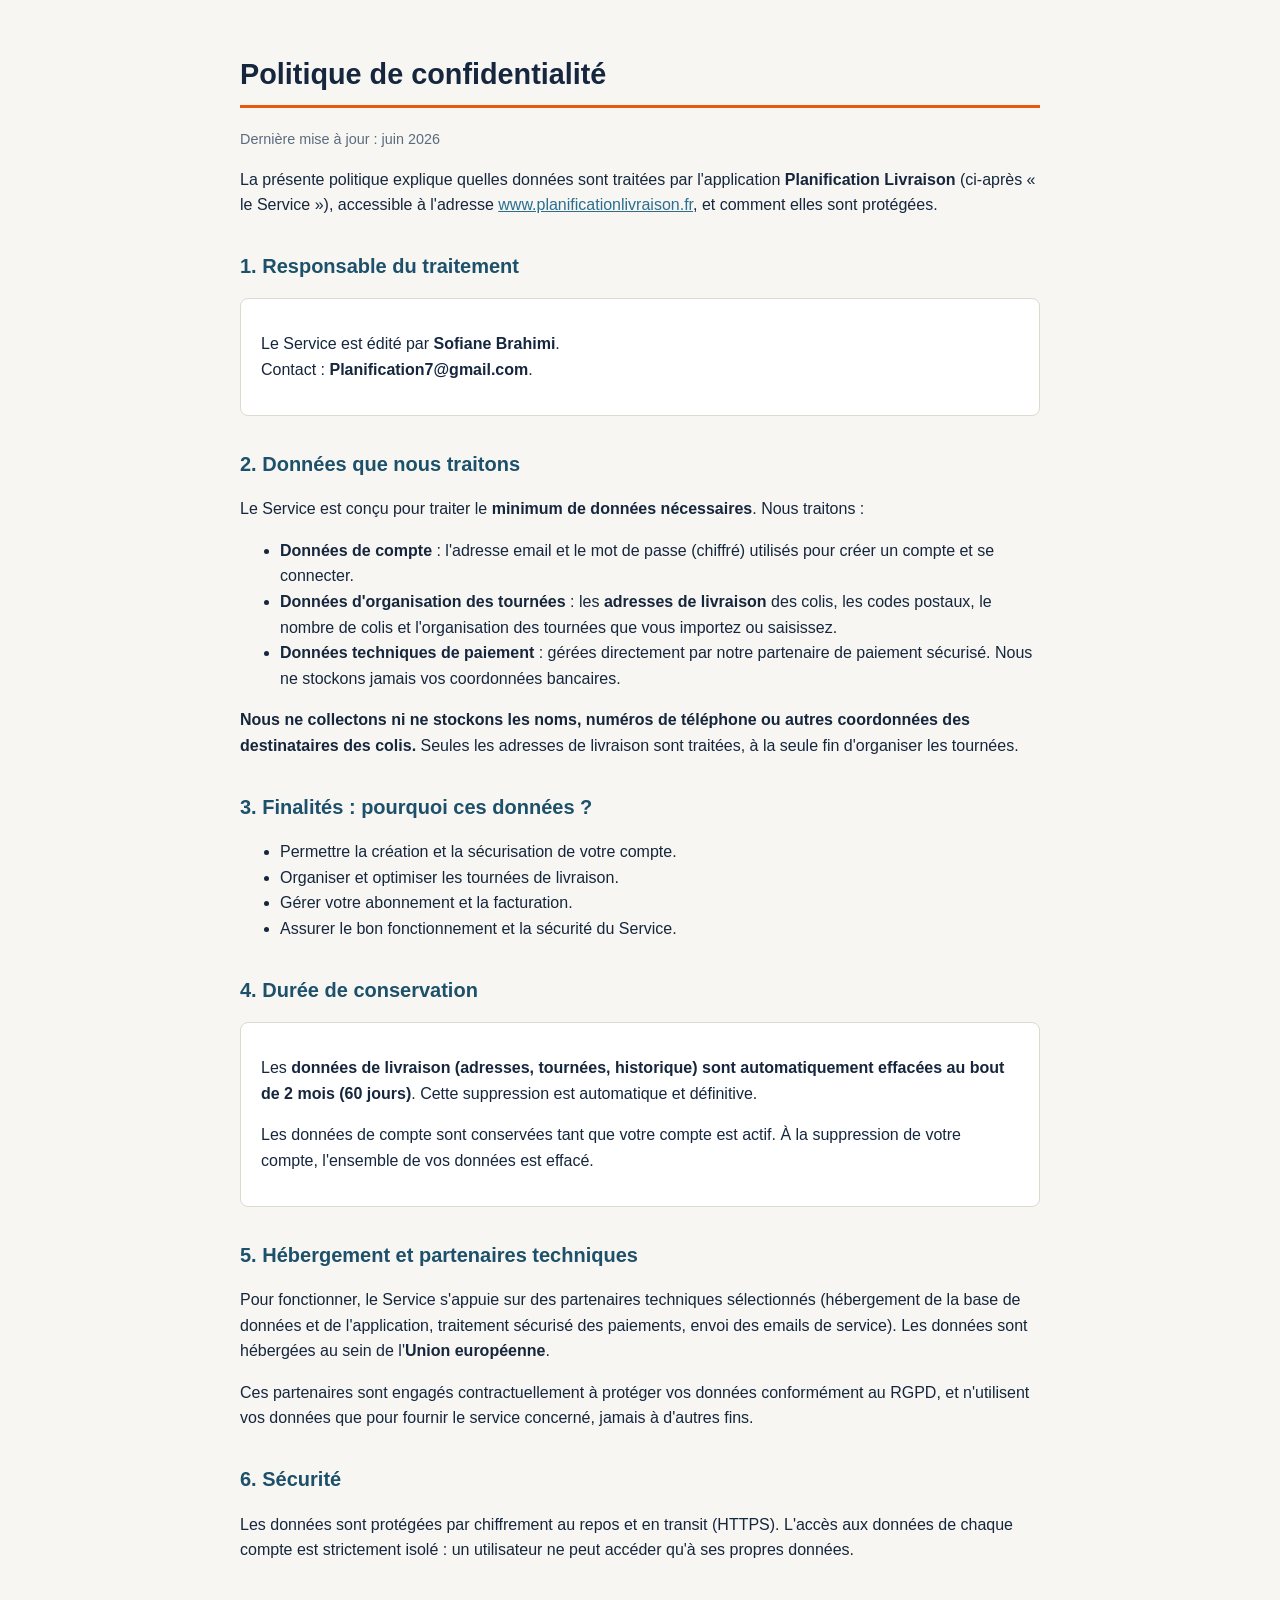
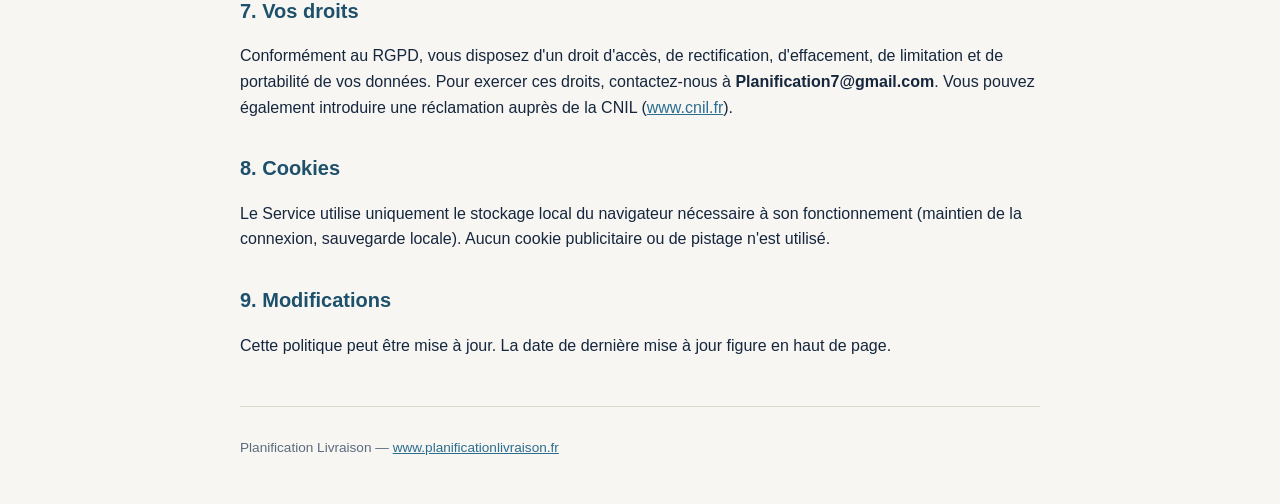
<file: confidentialite.html>
<!DOCTYPE html>
<html lang="fr">
<head>
    <meta charset="UTF-8">
    <meta name="viewport" content="width=device-width, initial-scale=1.0">
    <title>Politique de confidentialité — Planification Livraison</title>
    <style>
        body { font-family: -apple-system, 'Segoe UI', Roboto, sans-serif; line-height: 1.6;
               color: #15263D; max-width: 800px; margin: 0 auto; padding: 2rem 1.5rem; background: #F7F6F2; }
        h1 { font-size: 1.8rem; border-bottom: 3px solid #E8590C; padding-bottom: 0.5rem; }
        h2 { font-size: 1.25rem; margin-top: 2rem; color: #1D506A; }
        a { color: #2B6E8F; }
        .maj { color: #5B6B7E; font-size: 0.9rem; }
        .box { background: #fff; border: 1px solid #DDD9CF; border-radius: 8px; padding: 1rem 1.25rem; margin: 1rem 0; }
        footer { margin-top: 3rem; font-size: 0.85rem; color: #5B6B7E; border-top: 1px solid #DDD9CF; padding-top: 1rem; }
    </style>
</head>
<body>
    <h1>Politique de confidentialité</h1>
    <p class="maj">Dernière mise à jour : juin 2026</p>

    <p>La présente politique explique quelles données sont traitées par l'application
    <strong>Planification Livraison</strong> (ci-après « le Service »), accessible à l'adresse
    <a href="https://www.planificationlivraison.fr">www.planificationlivraison.fr</a>, et comment elles sont protégées.</p>

    <h2>1. Responsable du traitement</h2>
    <div class="box">
        <p>Le Service est édité par <strong>Sofiane Brahimi</strong>.<br>
        Contact : <strong>Planification7@gmail.com</strong>.<br>
    </div>

    <h2>2. Données que nous traitons</h2>
    <p>Le Service est conçu pour traiter le <strong>minimum de données nécessaires</strong>. Nous traitons :</p>
    <ul>
        <li><strong>Données de compte</strong> : l'adresse email et le mot de passe (chiffré) utilisés pour créer un compte et se connecter.</li>
        <li><strong>Données d'organisation des tournées</strong> : les <strong>adresses de livraison</strong> des colis, les codes postaux, le nombre de colis et l'organisation des tournées que vous importez ou saisissez.</li>
        <li><strong>Données techniques de paiement</strong> : gérées directement par notre partenaire de paiement sécurisé. Nous ne stockons jamais vos coordonnées bancaires.</li>
    </ul>
    <p><strong>Nous ne collectons ni ne stockons les noms, numéros de téléphone ou autres coordonnées
    des destinataires des colis.</strong> Seules les adresses de livraison sont traitées, à la seule fin d'organiser les tournées.</p>

    <h2>3. Finalités : pourquoi ces données ?</h2>
    <ul>
        <li>Permettre la création et la sécurisation de votre compte.</li>
        <li>Organiser et optimiser les tournées de livraison.</li>
        <li>Gérer votre abonnement et la facturation.</li>
        <li>Assurer le bon fonctionnement et la sécurité du Service.</li>
    </ul>

    <h2>4. Durée de conservation</h2>
    <div class="box">
        <p>Les <strong>données de livraison (adresses, tournées, historique) sont automatiquement effacées
        au bout de 2 mois (60 jours)</strong>. Cette suppression est automatique et définitive.</p>
        <p>Les données de compte sont conservées tant que votre compte est actif. À la suppression de votre compte,
        l'ensemble de vos données est effacé.</p>
    </div>

    <h2>5. Hébergement et partenaires techniques</h2>
    <p>Pour fonctionner, le Service s'appuie sur des partenaires techniques sélectionnés (hébergement de
    la base de données et de l'application, traitement sécurisé des paiements, envoi des emails de service).
    Les données sont hébergées au sein de l'<strong>Union européenne</strong>.</p>
    <p>Ces partenaires sont engagés contractuellement à protéger vos données conformément au RGPD, et n'utilisent
    vos données que pour fournir le service concerné, jamais à d'autres fins.</p>

    <h2>6. Sécurité</h2>
    <p>Les données sont protégées par chiffrement au repos et en transit (HTTPS). L'accès aux données de chaque
    compte est strictement isolé : un utilisateur ne peut accéder qu'à ses propres données.</p>

    <h2>7. Vos droits</h2>
    <p>Conformément au RGPD, vous disposez d'un droit d'accès, de rectification, d'effacement, de limitation et de
    portabilité de vos données. Pour exercer ces droits, contactez-nous à
    <strong>Planification7@gmail.com</strong>. Vous pouvez également introduire une réclamation auprès de la
    CNIL (<a href="https://www.cnil.fr">www.cnil.fr</a>).</p>

    <h2>8. Cookies</h2>
    <p>Le Service utilise uniquement le stockage local du navigateur nécessaire à son fonctionnement
    (maintien de la connexion, sauvegarde locale). Aucun cookie publicitaire ou de pistage n'est utilisé.</p>

    <h2>9. Modifications</h2>
    <p>Cette politique peut être mise à jour. La date de dernière mise à jour figure en haut de page.</p>

    <footer>
        <p>Planification Livraison — <a href="https://www.planificationlivraison.fr">www.planificationlivraison.fr</a></p>
    </footer>
</body>
</html>
</file>
<file: vendor/leaflet/leaflet-1.9.4.css>
/* required styles */

.leaflet-pane,
.leaflet-tile,
.leaflet-marker-icon,
.leaflet-marker-shadow,
.leaflet-tile-container,
.leaflet-pane > svg,
.leaflet-pane > canvas,
.leaflet-zoom-box,
.leaflet-image-layer,
.leaflet-layer {
	position: absolute;
	left: 0;
	top: 0;
	}
.leaflet-container {
	overflow: hidden;
	}
.leaflet-tile,
.leaflet-marker-icon,
.leaflet-marker-shadow {
	-webkit-user-select: none;
	   -moz-user-select: none;
	        user-select: none;
	  -webkit-user-drag: none;
	}
/* Prevents IE11 from highlighting tiles in blue */
.leaflet-tile::selection {
	background: transparent;
}
/* Safari renders non-retina tile on retina better with this, but Chrome is worse */
.leaflet-safari .leaflet-tile {
	image-rendering: -webkit-optimize-contrast;
	}
/* hack that prevents hw layers "stretching" when loading new tiles */
.leaflet-safari .leaflet-tile-container {
	width: 1600px;
	height: 1600px;
	-webkit-transform-origin: 0 0;
	}
.leaflet-marker-icon,
.leaflet-marker-shadow {
	display: block;
	}
/* .leaflet-container svg: reset svg max-width decleration shipped in Joomla! (joomla.org) 3.x */
/* .leaflet-container img: map is broken in FF if you have max-width: 100% on tiles */
.leaflet-container .leaflet-overlay-pane svg {
	max-width: none !important;
	max-height: none !important;
	}
.leaflet-container .leaflet-marker-pane img,
.leaflet-container .leaflet-shadow-pane img,
.leaflet-container .leaflet-tile-pane img,
.leaflet-container img.leaflet-image-layer,
.leaflet-container .leaflet-tile {
	max-width: none !important;
	max-height: none !important;
	width: auto;
	padding: 0;
	}

.leaflet-container img.leaflet-tile {
	/* See: https://bugs.chromium.org/p/chromium/issues/detail?id=600120 */
	mix-blend-mode: plus-lighter;
}

.leaflet-container.leaflet-touch-zoom {
	-ms-touch-action: pan-x pan-y;
	touch-action: pan-x pan-y;
	}
.leaflet-container.leaflet-touch-drag {
	-ms-touch-action: pinch-zoom;
	/* Fallback for FF which doesn't support pinch-zoom */
	touch-action: none;
	touch-action: pinch-zoom;
}
.leaflet-container.leaflet-touch-drag.leaflet-touch-zoom {
	-ms-touch-action: none;
	touch-action: none;
}
.leaflet-container {
	-webkit-tap-highlight-color: transparent;
}
.leaflet-container a {
	-webkit-tap-highlight-color: rgba(51, 181, 229, 0.4);
}
.leaflet-tile {
	filter: inherit;
	visibility: hidden;
	}
.leaflet-tile-loaded {
	visibility: inherit;
	}
.leaflet-zoom-box {
	width: 0;
	height: 0;
	-moz-box-sizing: border-box;
	     box-sizing: border-box;
	z-index: 800;
	}
/* workaround for https://bugzilla.mozilla.org/show_bug.cgi?id=888319 */
.leaflet-overlay-pane svg {
	-moz-user-select: none;
	}

.leaflet-pane         { z-index: 400; }

.leaflet-tile-pane    { z-index: 200; }
.leaflet-overlay-pane { z-index: 400; }
.leaflet-shadow-pane  { z-index: 500; }
.leaflet-marker-pane  { z-index: 600; }
.leaflet-tooltip-pane   { z-index: 650; }
.leaflet-popup-pane   { z-index: 700; }

.leaflet-map-pane canvas { z-index: 100; }
.leaflet-map-pane svg    { z-index: 200; }

.leaflet-vml-shape {
	width: 1px;
	height: 1px;
	}
.lvml {
	behavior: url(#default#VML);
	display: inline-block;
	position: absolute;
	}


/* control positioning */

.leaflet-control {
	position: relative;
	z-index: 800;
	pointer-events: visiblePainted; /* IE 9-10 doesn't have auto */
	pointer-events: auto;
	}
.leaflet-top,
.leaflet-bottom {
	position: absolute;
	z-index: 1000;
	pointer-events: none;
	}
.leaflet-top {
	top: 0;
	}
.leaflet-right {
	right: 0;
	}
.leaflet-bottom {
	bottom: 0;
	}
.leaflet-left {
	left: 0;
	}
.leaflet-control {
	float: left;
	clear: both;
	}
.leaflet-right .leaflet-control {
	float: right;
	}
.leaflet-top .leaflet-control {
	margin-top: 10px;
	}
.leaflet-bottom .leaflet-control {
	margin-bottom: 10px;
	}
.leaflet-left .leaflet-control {
	margin-left: 10px;
	}
.leaflet-right .leaflet-control {
	margin-right: 10px;
	}


/* zoom and fade animations */

.leaflet-fade-anim .leaflet-popup {
	opacity: 0;
	-webkit-transition: opacity 0.2s linear;
	   -moz-transition: opacity 0.2s linear;
	        transition: opacity 0.2s linear;
	}
.leaflet-fade-anim .leaflet-map-pane .leaflet-popup {
	opacity: 1;
	}
.leaflet-zoom-animated {
	-webkit-transform-origin: 0 0;
	    -ms-transform-origin: 0 0;
	        transform-origin: 0 0;
	}
svg.leaflet-zoom-animated {
	will-change: transform;
}

.leaflet-zoom-anim .leaflet-zoom-animated {
	-webkit-transition: -webkit-transform 0.25s cubic-bezier(0,0,0.25,1);
	   -moz-transition:    -moz-transform 0.25s cubic-bezier(0,0,0.25,1);
	        transition:         transform 0.25s cubic-bezier(0,0,0.25,1);
	}
.leaflet-zoom-anim .leaflet-tile,
.leaflet-pan-anim .leaflet-tile {
	-webkit-transition: none;
	   -moz-transition: none;
	        transition: none;
	}

.leaflet-zoom-anim .leaflet-zoom-hide {
	visibility: hidden;
	}


/* cursors */

.leaflet-interactive {
	cursor: pointer;
	}
.leaflet-grab {
	cursor: -webkit-grab;
	cursor:    -moz-grab;
	cursor:         grab;
	}
.leaflet-crosshair,
.leaflet-crosshair .leaflet-interactive {
	cursor: crosshair;
	}
.leaflet-popup-pane,
.leaflet-control {
	cursor: auto;
	}
.leaflet-dragging .leaflet-grab,
.leaflet-dragging .leaflet-grab .leaflet-interactive,
.leaflet-dragging .leaflet-marker-draggable {
	cursor: move;
	cursor: -webkit-grabbing;
	cursor:    -moz-grabbing;
	cursor:         grabbing;
	}

/* marker & overlays interactivity */
.leaflet-marker-icon,
.leaflet-marker-shadow,
.leaflet-image-layer,
.leaflet-pane > svg path,
.leaflet-tile-container {
	pointer-events: none;
	}

.leaflet-marker-icon.leaflet-interactive,
.leaflet-image-layer.leaflet-interactive,
.leaflet-pane > svg path.leaflet-interactive,
svg.leaflet-image-layer.leaflet-interactive path {
	pointer-events: visiblePainted; /* IE 9-10 doesn't have auto */
	pointer-events: auto;
	}

/* visual tweaks */

.leaflet-container {
	background: #ddd;
	outline-offset: 1px;
	}
.leaflet-container a {
	color: #0078A8;
	}
.leaflet-zoom-box {
	border: 2px dotted #38f;
	background: rgba(255,255,255,0.5);
	}


/* general typography */
.leaflet-container {
	font-family: "Helvetica Neue", Arial, Helvetica, sans-serif;
	font-size: 12px;
	font-size: 0.75rem;
	line-height: 1.5;
	}


/* general toolbar styles */

.leaflet-bar {
	box-shadow: 0 1px 5px rgba(0,0,0,0.65);
	border-radius: 4px;
	}
.leaflet-bar a {
	background-color: #fff;
	border-bottom: 1px solid #ccc;
	width: 26px;
	height: 26px;
	line-height: 26px;
	display: block;
	text-align: center;
	text-decoration: none;
	color: black;
	}
.leaflet-bar a,
.leaflet-control-layers-toggle {
	background-position: 50% 50%;
	background-repeat: no-repeat;
	display: block;
	}
.leaflet-bar a:hover,
.leaflet-bar a:focus {
	background-color: #f4f4f4;
	}
.leaflet-bar a:first-child {
	border-top-left-radius: 4px;
	border-top-right-radius: 4px;
	}
.leaflet-bar a:last-child {
	border-bottom-left-radius: 4px;
	border-bottom-right-radius: 4px;
	border-bottom: none;
	}
.leaflet-bar a.leaflet-disabled {
	cursor: default;
	background-color: #f4f4f4;
	color: #bbb;
	}

.leaflet-touch .leaflet-bar a {
	width: 30px;
	height: 30px;
	line-height: 30px;
	}
.leaflet-touch .leaflet-bar a:first-child {
	border-top-left-radius: 2px;
	border-top-right-radius: 2px;
	}
.leaflet-touch .leaflet-bar a:last-child {
	border-bottom-left-radius: 2px;
	border-bottom-right-radius: 2px;
	}

/* zoom control */

.leaflet-control-zoom-in,
.leaflet-control-zoom-out {
	font: bold 18px 'Lucida Console', Monaco, monospace;
	text-indent: 1px;
	}

.leaflet-touch .leaflet-control-zoom-in, .leaflet-touch .leaflet-control-zoom-out  {
	font-size: 22px;
	}


/* layers control */

.leaflet-control-layers {
	box-shadow: 0 1px 5px rgba(0,0,0,0.4);
	background: #fff;
	border-radius: 5px;
	}
.leaflet-control-layers-toggle {
	background-image: url(images/layers.png);
	width: 36px;
	height: 36px;
	}
.leaflet-retina .leaflet-control-layers-toggle {
	background-image: url(images/layers-2x.png);
	background-size: 26px 26px;
	}
.leaflet-touch .leaflet-control-layers-toggle {
	width: 44px;
	height: 44px;
	}
.leaflet-control-layers .leaflet-control-layers-list,
.leaflet-control-layers-expanded .leaflet-control-layers-toggle {
	display: none;
	}
.leaflet-control-layers-expanded .leaflet-control-layers-list {
	display: block;
	position: relative;
	}
.leaflet-control-layers-expanded {
	padding: 6px 10px 6px 6px;
	color: #333;
	background: #fff;
	}
.leaflet-control-layers-scrollbar {
	overflow-y: scroll;
	overflow-x: hidden;
	padding-right: 5px;
	}
.leaflet-control-layers-selector {
	margin-top: 2px;
	position: relative;
	top: 1px;
	}
.leaflet-control-layers label {
	display: block;
	font-size: 13px;
	font-size: 1.08333em;
	}
.leaflet-control-layers-separator {
	height: 0;
	border-top: 1px solid #ddd;
	margin: 5px -10px 5px -6px;
	}

/* Default icon URLs */
.leaflet-default-icon-path { /* used only in path-guessing heuristic, see L.Icon.Default */
	background-image: url(images/marker-icon.png);
	}


/* attribution and scale controls */

.leaflet-container .leaflet-control-attribution {
	background: #fff;
	background: rgba(255, 255, 255, 0.8);
	margin: 0;
	}
.leaflet-control-attribution,
.leaflet-control-scale-line {
	padding: 0 5px;
	color: #333;
	line-height: 1.4;
	}
.leaflet-control-attribution a {
	text-decoration: none;
	}
.leaflet-control-attribution a:hover,
.leaflet-control-attribution a:focus {
	text-decoration: underline;
	}
.leaflet-attribution-flag {
	display: inline !important;
	vertical-align: baseline !important;
	width: 1em;
	height: 0.6669em;
	}
.leaflet-left .leaflet-control-scale {
	margin-left: 5px;
	}
.leaflet-bottom .leaflet-control-scale {
	margin-bottom: 5px;
	}
.leaflet-control-scale-line {
	border: 2px solid #777;
	border-top: none;
	line-height: 1.1;
	padding: 2px 5px 1px;
	white-space: nowrap;
	-moz-box-sizing: border-box;
	     box-sizing: border-box;
	background: rgba(255, 255, 255, 0.8);
	text-shadow: 1px 1px #fff;
	}
.leaflet-control-scale-line:not(:first-child) {
	border-top: 2px solid #777;
	border-bottom: none;
	margin-top: -2px;
	}
.leaflet-control-scale-line:not(:first-child):not(:last-child) {
	border-bottom: 2px solid #777;
	}

.leaflet-touch .leaflet-control-attribution,
.leaflet-touch .leaflet-control-layers,
.leaflet-touch .leaflet-bar {
	box-shadow: none;
	}
.leaflet-touch .leaflet-control-layers,
.leaflet-touch .leaflet-bar {
	border: 2px solid rgba(0,0,0,0.2);
	background-clip: padding-box;
	}


/* popup */

.leaflet-popup {
	position: absolute;
	text-align: center;
	margin-bottom: 20px;
	}
.leaflet-popup-content-wrapper {
	padding: 1px;
	text-align: left;
	border-radius: 12px;
	}
.leaflet-popup-content {
	margin: 13px 24px 13px 20px;
	line-height: 1.3;
	font-size: 13px;
	font-size: 1.08333em;
	min-height: 1px;
	}
.leaflet-popup-content p {
	margin: 17px 0;
	margin: 1.3em 0;
	}
.leaflet-popup-tip-container {
	width: 40px;
	height: 20px;
	position: absolute;
	left: 50%;
	margin-top: -1px;
	margin-left: -20px;
	overflow: hidden;
	pointer-events: none;
	}
.leaflet-popup-tip {
	width: 17px;
	height: 17px;
	padding: 1px;

	margin: -10px auto 0;
	pointer-events: auto;

	-webkit-transform: rotate(45deg);
	   -moz-transform: rotate(45deg);
	    -ms-transform: rotate(45deg);
	        transform: rotate(45deg);
	}
.leaflet-popup-content-wrapper,
.leaflet-popup-tip {
	background: white;
	color: #333;
	box-shadow: 0 3px 14px rgba(0,0,0,0.4);
	}
.leaflet-container a.leaflet-popup-close-button {
	position: absolute;
	top: 0;
	right: 0;
	border: none;
	text-align: center;
	width: 24px;
	height: 24px;
	font: 16px/24px Tahoma, Verdana, sans-serif;
	color: #757575;
	text-decoration: none;
	background: transparent;
	}
.leaflet-container a.leaflet-popup-close-button:hover,
.leaflet-container a.leaflet-popup-close-button:focus {
	color: #585858;
	}
.leaflet-popup-scrolled {
	overflow: auto;
	}

.leaflet-oldie .leaflet-popup-content-wrapper {
	-ms-zoom: 1;
	}
.leaflet-oldie .leaflet-popup-tip {
	width: 24px;
	margin: 0 auto;

	-ms-filter: "progid:DXImageTransform.Microsoft.Matrix(M11=0.70710678, M12=0.70710678, M21=-0.70710678, M22=0.70710678)";
	filter: progid:DXImageTransform.Microsoft.Matrix(M11=0.70710678, M12=0.70710678, M21=-0.70710678, M22=0.70710678);
	}

.leaflet-oldie .leaflet-control-zoom,
.leaflet-oldie .leaflet-control-layers,
.leaflet-oldie .leaflet-popup-content-wrapper,
.leaflet-oldie .leaflet-popup-tip {
	border: 1px solid #999;
	}


/* div icon */

.leaflet-div-icon {
	background: #fff;
	border: 1px solid #666;
	}


/* Tooltip */
/* Base styles for the element that has a tooltip */
.leaflet-tooltip {
	position: absolute;
	padding: 6px;
	background-color: #fff;
	border: 1px solid #fff;
	border-radius: 3px;
	color: #222;
	white-space: nowrap;
	-webkit-user-select: none;
	-moz-user-select: none;
	-ms-user-select: none;
	user-select: none;
	pointer-events: none;
	box-shadow: 0 1px 3px rgba(0,0,0,0.4);
	}
.leaflet-tooltip.leaflet-interactive {
	cursor: pointer;
	pointer-events: auto;
	}
.leaflet-tooltip-top:before,
.leaflet-tooltip-bottom:before,
.leaflet-tooltip-left:before,
.leaflet-tooltip-right:before {
	position: absolute;
	pointer-events: none;
	border: 6px solid transparent;
	background: transparent;
	content: "";
	}

/* Directions */

.leaflet-tooltip-bottom {
	margin-top: 6px;
}
.leaflet-tooltip-top {
	margin-top: -6px;
}
.leaflet-tooltip-bottom:before,
.leaflet-tooltip-top:before {
	left: 50%;
	margin-left: -6px;
	}
.leaflet-tooltip-top:before {
	bottom: 0;
	margin-bottom: -12px;
	border-top-color: #fff;
	}
.leaflet-tooltip-bottom:before {
	top: 0;
	margin-top: -12px;
	margin-left: -6px;
	border-bottom-color: #fff;
	}
.leaflet-tooltip-left {
	margin-left: -6px;
}
.leaflet-tooltip-right {
	margin-left: 6px;
}
.leaflet-tooltip-left:before,
.leaflet-tooltip-right:before {
	top: 50%;
	margin-top: -6px;
	}
.leaflet-tooltip-left:before {
	right: 0;
	margin-right: -12px;
	border-left-color: #fff;
	}
.leaflet-tooltip-right:before {
	left: 0;
	margin-left: -12px;
	border-right-color: #fff;
	}

/* Printing */

@media print {
	/* Prevent printers from removing background-images of controls. */
	.leaflet-control {
		-webkit-print-color-adjust: exact;
		print-color-adjust: exact;
		}
	}
</file>
<file: css/app.css>
/* Styles principaux de l'application (extraits de l'ancien index.html, inchangés). */
        /* ============== VARIABLES CSS POUR THÈMES ============== */
        :root {
            /* === THEME "CARNET DE ROUTE" — signalétique routière === */
            /* Bleu cartographique : navigation, info, éléments interactifs secondaires */
            --primary: #2B6E8F;
            --primary-light: #5C97B5;
            --primary-dark: #1D506A;
            /* Orange signalisation : actions principales et alertes — à utiliser avec parcimonie */
            --secondary: #E8590C;
            --accent: #E8590C;

            --background: #F7F6F2;
            --background-light: #FFFFFF;
            --card: #FFFFFF;
            --card-hover: #F2F0EA;

            --text: #15263D;
            --text-secondary: #5B6B7E;
            --text-light: #44546A;

            --border: #DDD9CF;
            --border-light: #E8E5DD;

            --success: #2F9E44;
            --success-light: #E3F4E7;
            --warning: #E8590C;
            --warning-light: #FDEBE0;
            --danger: #D9352B;
            --danger-light: #FBE5E3;
            --info: #2B6E8F;
            --info-light: #E2EEF4;

            --shadow: 0 1px 3px rgba(21, 38, 61, 0.10);
            --shadow-hover: 0 4px 12px rgba(21, 38, 61, 0.14);
            --radius: 10px;
            --radius-sm: 6px;

            --header-bg: #15263D;
            --modal-overlay: rgba(21, 38, 61, 0.55);
            --font-display: 'Archivo', 'Inter', sans-serif;
        }

        /* Thème sombre */
        [data-theme="dark"] {
            /* === THEME SOMBRE "ROUTE DE NUIT" === */
            --primary: #6BB3D6;
            --primary-light: #9CCCE4;
            --primary-dark: #4A92B5;
            --secondary: #FF7A33;
            --accent: #FF7A33;

            --background: #10171F;
            --background-light: #1A2430;
            --card: #1A2430;
            --card-hover: #222F3F;

            --text: #E9EEF4;
            --text-secondary: #8FA1B5;
            --text-light: #B4C2D2;

            --border: #2C3A4C;
            --border-light: #222F3F;

            --success: #51CF66;
            --success-light: rgba(81, 207, 102, 0.16);
            --warning: #FF7A33;
            --warning-light: rgba(255, 122, 51, 0.16);
            --danger: #FF6B5E;
            --danger-light: rgba(255, 107, 94, 0.16);
            --info: #6BB3D6;
            --info-light: rgba(107, 179, 214, 0.16);

            --shadow: 0 1px 3px rgba(0, 0, 0, 0.4);
            --shadow-hover: 0 4px 14px rgba(0, 0, 0, 0.5);

            --header-bg: #0B1118;
            --modal-overlay: rgba(0, 0, 0, 0.75);
        }

        * {
            margin: 0;
            padding: 0;
            box-sizing: border-box;
        }

        body {
            font-family: 'Inter', -apple-system, BlinkMacSystemFont, 'Segoe UI', Roboto, 'Helvetica Neue', Arial, sans-serif;
            background: var(--background);
            color: var(--text);
            min-height: 100vh;
            line-height: 1.6;
            transition: background-color 0.3s ease, color 0.3s ease;
        }

        /* ============== THEME TOGGLE ============== */
        .theme-toggle {
            position: fixed;
            bottom: 1.25rem;
            right: 1.25rem;
            z-index: 999;
            background: var(--card);
            border: 1px solid var(--border);
            border-radius: 50%;
            width: 44px;
            height: 44px;
            display: flex;
            align-items: center;
            justify-content: center;
            cursor: pointer;
            font-size: 1.1rem;
            box-shadow: var(--shadow-hover);
            transition: all 0.3s ease;
        }
        .settings-toggle {
            position: fixed;
            bottom: 1.25rem;
            right: 4.5rem;
            z-index: 999;
            background: var(--card);
            border: 1px solid var(--border);
            border-radius: 50%;
            width: 44px;
            height: 44px;
            display: flex;
            align-items: center;
            justify-content: center;
            cursor: pointer;
            font-size: 1.1rem;
            box-shadow: var(--shadow-hover);
            transition: all 0.3s ease;
            color: var(--text);
        }
        .settings-toggle:hover {
            transform: scale(1.1) rotate(45deg);
            color: var(--primary);
        }

        .theme-toggle:hover {
            transform: scale(1.1);
            box-shadow: var(--shadow-hover);
        }

        .theme-toggle .sun { display: none; }
        .theme-toggle .moon { display: block; }
        
        [data-theme="dark"] .theme-toggle .sun { display: block; }
        [data-theme="dark"] .theme-toggle .moon { display: none; }

        /* ============== LOGIN SCREEN ============== */
        .login-overlay {
            position: fixed;
            top: 0;
            left: 0;
            width: 100%;
            height: 100%;
            background: var(--header-bg);
            display: flex;
            align-items: center;
            justify-content: center;
            z-index: 2000;
        }

        .login-container {
            background: var(--card);
            padding: 2.5rem;
            border-radius: var(--radius);
            box-shadow: var(--shadow-hover);
            width: 100%;
            max-width: 420px;
            margin: 1rem;
        }

        .login-header {
            text-align: center;
            margin-bottom: 2rem;
        }

        .login-header i {
            font-size: 3rem;
            color: var(--primary);
            margin-bottom: 1rem;
        }

        .login-header h2 {
            color: var(--text);
            margin-bottom: 0.5rem;
        }

        .login-header p {
            color: var(--text-secondary);
        }

        .login-error {
            display: none;
            padding: 1rem;
            background: var(--danger-light);
            color: var(--danger);
            border-radius: var(--radius-sm);
            margin-bottom: 1rem;
            align-items: center;
            gap: 0.5rem;
        }

        .login-error.show {
            display: flex;
        }

        .form-input.error {
            border-color: var(--danger);
        }

        .attempts-warning {
            display: flex;
            align-items: center;
            gap: 0.5rem;
            padding: 0.75rem;
            background: var(--warning-light);
            color: var(--warning);
            border-radius: var(--radius-sm);
            margin-bottom: 1rem;
            font-size: 0.9rem;
        }

        .login-btn {
            width: 100%;
        }

        .login-locked {
            text-align: center;
            padding: 2rem;
        }

        .login-locked i {
            font-size: 3rem;
            color: var(--danger);
            margin-bottom: 1rem;
        }

        .unlock-time {
            font-size: 2rem;
            font-weight: 700;
            color: var(--danger);
            margin-top: 1rem;
        }

        /* ============== HEADER ============== */
        .header {
            background: var(--header-bg);
            padding: 1rem 2rem;
            display: flex;
            justify-content: space-between;
            align-items: center;
            color: white;
            box-shadow: var(--shadow);
            position: sticky;
            top: 0;
            z-index: 100;
        }

        [data-theme="dark"] .header {
            border-bottom: 1px solid var(--border);
        }

        .header h1 {
            font-size: 1.5rem;
            display: flex;
            align-items: center;
            gap: 0.75rem;
            font-weight: 600;
        }

        .header h1 i {
            font-size: 1.8rem;
        }

        .header-actions {
            display: flex;
            gap: 0.75rem;
            align-items: center;
        }

        .save-status {
            display: flex;
            align-items: center;
            gap: 0.5rem;
            padding: 0.5rem 1rem;
            border-radius: 20px;
            font-size: 0.85rem;
            background: rgba(255, 255, 255, 0.2);
            color: white;
            backdrop-filter: blur(10px);
        }

        .save-status.unsaved {
            background: rgba(255, 255, 255, 0.3);
            animation: pulse 1.5s infinite;
        }

        @keyframes pulse {
            0%, 100% { opacity: 1; }
            50% { opacity: 0.7; }
        }

        .save-indicator {
            display: flex;
            align-items: center;
            gap: 0.4rem;
            padding: 0.5rem 0.9rem;
            border-radius: 20px;
            font-size: 0.8rem;
            background: rgba(22, 163, 74, 0.25);
            color: white;
            cursor: pointer;
            transition: background 0.15s;
        }
        .save-indicator:hover { background: rgba(22, 163, 74, 0.4); }
        .save-indicator i { font-size: 0.85rem; }
        .save-indicator b { font-weight: 700; }

        /* Panneau diagnostic sauvegarde */
        .storage-diag-overlay {
            position: fixed; inset: 0; z-index: 10000;
            background: rgba(0,0,0,0.5);
            display: none; align-items: center; justify-content: center;
            padding: 1rem;
        }
        .storage-diag-overlay.active { display: flex; }
        .storage-diag {
            background: white; border-radius: 14px;
            max-width: 540px; width: 100%;
            padding: 1.5rem; max-height: 85vh; overflow-y: auto;
            box-shadow: 0 20px 60px rgba(0,0,0,0.3);
        }
        .storage-diag h2 {
            margin: 0 0 0.3rem; font-size: 1.3rem; color: #1e293b;
            display: flex; align-items: center; gap: 0.5rem;
        }
        .storage-diag h2 i { color: #2563eb; }
        .storage-diag-sub { color: #64748b; font-size: 0.9rem; margin-bottom: 1rem; }
        .storage-diag-row {
            display: flex; justify-content: space-between; align-items: center;
            padding: 0.7rem 0; border-bottom: 1px solid #f1f5f9;
        }
        .storage-diag-row:last-of-type { border-bottom: none; }
        .storage-diag-label { font-size: 0.9rem; color: #475569; display: flex; align-items: center; gap: 0.5rem; }
        .storage-diag-value { font-weight: 700; font-size: 0.9rem; }
        .storage-diag-value.ok { color: #16a34a; }
        .storage-diag-value.warn { color: #d97706; }
        .storage-diag-value.err { color: #dc2626; }
        .storage-diag-actions { display: flex; gap: 0.5rem; margin-top: 1.2rem; flex-wrap: wrap; }
        .storage-diag-actions button {
            flex: 1; min-width: 140px; padding: 0.7rem 1rem; border-radius: 8px;
            border: none; font-weight: 600; cursor: pointer; font-size: 0.88rem;
        }
        .storage-diag-bar {
            height: 8px; background: #e2e8f0; border-radius: 4px; overflow: hidden;
            margin-top: 0.3rem;
        }
        .storage-diag-bar-fill { height: 100%; background: #2563eb; transition: width 0.3s; }

        /* ============== NAVIGATION ============== */
        .nav {
            display: flex;
            background: var(--background-light);
            border-bottom: 1px solid var(--border);
            overflow-x: auto;
            padding: 0 1rem;
            box-shadow: 0 2px 4px rgba(0, 0, 0, 0.03);
        }

        .nav-item {
            padding: 1rem 1.25rem;
            cursor: pointer;
            border-bottom: 3px solid transparent;
            display: flex;
            align-items: center;
            gap: 0.5rem;
            white-space: nowrap;
            color: var(--text-secondary);
            transition: all 0.3s ease;
            font-weight: 500;
            font-size: 0.9rem;
        }

        .nav-item:hover {
            background: var(--background);
            color: var(--primary);
        }

        .nav-item.active {
            border-bottom-color: var(--primary);
            color: var(--primary);
            background: linear-gradient(to bottom, rgba(0, 122, 255, 0.05), transparent);
        }

        /* ============== MAIN ============== */
        .main {
            padding: 2rem;
            max-width: 1600px;
            margin: 0 auto;
        }

        /* ============== BUTTONS ============== */
        .btn {
            padding: 0.75rem 1.5rem;
            border-radius: var(--radius-sm);
            border: none;
            cursor: pointer;
            font-size: 0.95rem;
            font-weight: 600;
            display: inline-flex;
            align-items: center;
            gap: 0.5rem;
            transition: all 0.3s ease;
            text-decoration: none;
        }

        .btn-primary {
            background: var(--primary);
            color: white;
            box-shadow: 0 4px 12px rgba(0, 122, 255, 0.3);
        }

        .btn-primary:hover {
            background: var(--primary-dark);
            transform: translateY(-2px);
            box-shadow: 0 6px 20px rgba(0, 122, 255, 0.4);
        }

        .btn-success {
            background: var(--success);
            color: white;
        }

        .btn-success:hover {
            filter: brightness(1.1);
            transform: translateY(-2px);
        }

        .btn-warning {
            background: var(--warning);
            color: white;
        }

        .btn-danger {
            background: var(--danger);
            color: white;
        }

        .btn-secondary {
            background: var(--background);
            color: var(--text);
            border: 1px solid var(--border);
        }

        .btn-secondary:hover {
            background: var(--border-light);
        }

        .btn-sm {
            padding: 0.5rem 1rem;
            font-size: 0.85rem;
        }

        .btn:disabled {
            opacity: 0.5;
            cursor: not-allowed;
            transform: none !important;
        }

        .btn-facture {
            background: linear-gradient(135deg, #FF6B6B 0%, #FF8E53 100%);
            color: white;
        }

        .btn-outline {
            background: transparent;
            border: 2px solid var(--primary);
            color: var(--primary);
        }

        .btn-outline:hover {
            background: var(--primary);
            color: white;
        }

        /* ============== CARDS ============== */
        .card {
            background: var(--card);
            border-radius: var(--radius);
            padding: 1.5rem;
            margin-bottom: 1.5rem;
            box-shadow: var(--shadow);
            border: 1px solid var(--border-light);
            transition: transform 0.3s ease, box-shadow 0.3s ease;
        }

        .card:hover {
            box-shadow: var(--shadow-hover);
        }

        .card-header {
            display: flex;
            justify-content: space-between;
            align-items: center;
            margin-bottom: 1.5rem;
            flex-wrap: wrap;
            gap: 1rem;
        }

        .card-title {
            font-size: 1.25rem;
            font-weight: 700;
            display: flex;
            align-items: center;
            gap: 0.75rem;
            color: var(--primary);
        }

        /* ============== STATS ============== */
        .stats-grid {
            display: grid;
            grid-template-columns: repeat(auto-fit, minmax(160px, 1fr));
            gap: 1.5rem;
            margin-bottom: 2rem;
        }

        .stat-card {
            background: var(--card);
            border-radius: var(--radius);
            padding: 1.5rem;
            text-align: center;
            border: 1px solid var(--border-light);
            box-shadow: var(--shadow);
            transition: all 0.3s ease;
        }

        .stat-card:hover {
            transform: translateY(-3px);
            box-shadow: var(--shadow-hover);
        }

        .stat-icon {
            font-size: 2rem;
            margin-bottom: 1rem;
            color: var(--primary);
        }

        .stat-value {
            font-size: 2.5rem;
            font-weight: 800;
            color: var(--primary);
            line-height: 1;
            margin-bottom: 0.5rem;
        }

        .stat-label {
            color: var(--text-secondary);
            font-size: 0.9rem;
            font-weight: 500;
        }

        /* ============== FORMS ============== */
        .form-group {
            margin-bottom: 1.5rem;
        }

        .form-label {
            display: block;
            margin-bottom: 0.5rem;
            font-weight: 600;
            font-size: 0.95rem;
            color: var(--text);
        }

        .form-input, .form-select {
            width: 100%;
            padding: 0.875rem 1rem;
            border-radius: var(--radius-sm);
            border: 1px solid var(--border);
            background: var(--background-light);
            color: var(--text);
            font-size: 1rem;
            transition: all 0.3s ease;
        }

        .form-input:focus, .form-select:focus {
            outline: none;
            border-color: var(--primary);
            box-shadow: 0 0 0 3px rgba(0, 122, 255, 0.2);
        }

        textarea.form-input {
            min-height: 100px;
            resize: vertical;
        }

        .form-row {
            display: grid;
            grid-template-columns: repeat(auto-fit, minmax(200px, 1fr));
            gap: 1rem;
        }

        .form-hint {
            font-size: 0.85rem;
            color: var(--text-secondary);
            margin-top: 0.5rem;
        }

        /* ============== TABS ============== */
        .tab-content {
            display: none;
        }

        .tab-content.active {
            display: block;
        }

        /* ============== UPLOAD ZONE ============== */
        .upload-zone {
            border: 2px dashed var(--border);
            border-radius: var(--radius);
            padding: 3rem 2rem;
            text-align: center;
            background: var(--background-light);
            cursor: pointer;
            transition: all 0.3s ease;
            margin-bottom: 2rem;
        }

        .upload-zone:hover, .upload-zone.drag-over {
            border-color: var(--primary);
            background: rgba(0, 122, 255, 0.05);
        }

        .upload-zone i {
            font-size: 3rem;
            color: var(--primary);
            margin-bottom: 1rem;
        }

        /* ============== MODALS ============== */
        .modal-overlay {
            position: fixed;
            top: 0;
            left: 0;
            width: 100%;
            height: 100%;
            background: var(--modal-overlay);
            display: none;
            align-items: center;
            justify-content: center;
            z-index: 1500;
            padding: 1rem;
            backdrop-filter: blur(4px);
        }

        .modal-overlay.active {
            display: flex;
        }

        .modal {
            background: var(--card);
            border-radius: var(--radius);
            padding: 2rem;
            width: 100%;
            max-width: 600px;
            max-height: 90vh;
            overflow-y: auto;
            box-shadow: var(--shadow-hover);
        }

        .modal-lg {
            max-width: 900px;
        }

        .modal-header {
            display: flex;
            justify-content: space-between;
            align-items: center;
            margin-bottom: 1.5rem;
            padding-bottom: 1rem;
            border-bottom: 1px solid var(--border-light);
        }

        .modal-title {
            font-size: 1.25rem;
            font-weight: 700;
            color: var(--text);
        }

        .modal-close {
            background: none;
            border: none;
            font-size: 1.5rem;
            cursor: pointer;
            color: var(--text-secondary);
            padding: 0;
            line-height: 1;
        }

        .modal-close:hover {
            color: var(--danger);
        }

        .modal-actions {
            display: flex;
            gap: 1rem;
            justify-content: flex-end;
            margin-top: 1.5rem;
            padding-top: 1.5rem;
            border-top: 1px solid var(--border-light);
        }

        /* ============== TOAST ============== */
        .toast-container {
            position: fixed;
            bottom: 2rem;
            right: 2rem;
            z-index: 2000;
        }

        .toast {
            display: flex;
            align-items: center;
            gap: 0.75rem;
            padding: 1rem 1.5rem;
            background: var(--card);
            border-radius: var(--radius-sm);
            box-shadow: var(--shadow-hover);
            margin-top: 0.75rem;
            animation: slideIn 0.3s ease;
            border-left: 4px solid var(--primary);
        }

        .toast.success { border-left-color: var(--success); }
        .toast.error { border-left-color: var(--danger); }
        .toast.warning { border-left-color: var(--warning); }

        @keyframes slideIn {
            from { transform: translateX(100%); opacity: 0; }
            to { transform: translateX(0); opacity: 1; }
        }

        /* ============== TABLES ============== */
        .table-container {
            overflow-x: auto;
        }

        table {
            width: 100%;
            border-collapse: collapse;
        }

        th, td {
            padding: 0.875rem 1rem;
            text-align: left;
            border-bottom: 1px solid var(--border-light);
        }

        th {
            background: var(--background);
            font-weight: 600;
            color: var(--text);
        }

        tr:hover {
            background: var(--card-hover);
        }

        /* ============== BADGES ============== */
        .badge {
            display: inline-flex;
            align-items: center;
            gap: 0.25rem;
            padding: 0.25rem 0.75rem;
            border-radius: 20px;
            font-size: 0.8rem;
            font-weight: 600;
        }

        .badge-success {
            background: var(--success-light);
            color: var(--success);
        }

        .badge-danger {
            background: var(--danger-light);
            color: var(--danger);
        }

        .badge-warning {
            background: var(--warning-light);
            color: var(--warning);
        }

        .badge-primary {
            background: rgba(0, 122, 255, 0.15);
            color: var(--primary);
        }

        .badge-autoentrepreneur {
            background: rgba(0, 122, 255, 0.15);
            color: var(--primary);
            padding: 0.25rem 0.5rem;
            border-radius: 4px;
            font-size: 0.75rem;
            font-weight: 600;
        }

        .badge-salarie {
            background: rgba(52, 199, 89, 0.15);
            color: var(--success);
            padding: 0.25rem 0.5rem;
            border-radius: 4px;
            font-size: 0.75rem;
            font-weight: 600;
        }

        /* ============== DRAG & DROP ============== */
        .drag-drop-container {
            display: grid;
            grid-template-columns: repeat(auto-fill, minmax(320px, 1fr));
            gap: 1.5rem;
            margin-top: 1.5rem;
        }

        .livreur-drop-zone {
            background: var(--card);
            border-radius: var(--radius);
            padding: 1.25rem;
            border: 2px solid var(--border-light);
            transition: all 0.3s ease;
            box-shadow: var(--shadow);
        }

        .livreur-drop-zone.drag-over {
            border-color: var(--primary);
            background: rgba(0, 122, 255, 0.05);
        }

        .drop-zone-header {
            display: flex;
            align-items: center;
            margin-bottom: 1rem;
            padding-bottom: 1rem;
            border-bottom: 1px solid var(--border-light);
        }

        .drop-zone-avatar {
            width: 50px;
            height: 50px;
            border-radius: 50%;
            background: var(--primary);
            display: flex;
            align-items: center;
            justify-content: center;
            font-size: 1.25rem;
            font-weight: 700;
            color: white;
            margin-right: 1rem;
        }

        .drop-zone-info { flex: 1; }

        .drop-zone-name {
            font-weight: 700;
            font-size: 1.1rem;
            color: var(--text);
        }

        .drop-zone-count {
            font-size: 0.85rem;
            color: var(--text-secondary);
        }

        .drop-zone-total {
            font-size: 1.5rem;
            font-weight: 800;
        }

        .drop-zone-total.optimal { color: var(--success); }
        .drop-zone-total.warning { color: var(--warning); }
        .drop-zone-total.danger { color: var(--danger); }

        .secteurs-drop-area {
            display: flex;
            flex-wrap: wrap;
            gap: 0.5rem;
            min-height: 80px;
            padding: 1rem;
            background: var(--background);
            border-radius: var(--radius-sm);
            border: 2px dashed var(--border);
        }

        .secteur-draggable {
            background: var(--primary);
            padding: 0.5rem 0.75rem;
            border-radius: var(--radius-sm);
            font-size: 0.85rem;
            cursor: grab;
            display: flex;
            align-items: center;
            gap: 0.5rem;
            color: white;
            font-weight: 600;
        }

        .secteur-draggable:hover {
            transform: translateY(-2px);
        }

        .secteur-draggable.dragging {
            opacity: 0.7;
            cursor: grabbing;
        }

        .secteur-colis {
            background: rgba(255, 255, 255, 0.3);
            padding: 0.125rem 0.375rem;
            border-radius: 4px;
            font-size: 0.75rem;
        }

        .remove-secteur {
            background: none;
            border: none;
            color: rgba(255, 255, 255, 0.8);
            cursor: pointer;
            padding: 0;
            font-size: 0.9rem;
        }

        .remove-secteur:hover {
            color: white;
        }

        .add-secteur-inline {
            display: flex;
            gap: 0.5rem;
            margin-top: 0.75rem;
        }

        .add-secteur-inline input {
            flex: 1;
            padding: 0.5rem;
            border: 1px solid var(--border);
            border-radius: var(--radius-sm);
            background: var(--background-light);
            color: var(--text);
            font-size: 0.85rem;
        }

        /* ============== LIVREUR CONFIG ============== */
        .livreur-config-section {
            background: var(--background);
            border-radius: var(--radius-sm);
            padding: 1rem;
            margin-top: 1rem;
        }

        .config-tabs {
            display: flex;
            gap: 0.5rem;
            margin-bottom: 1rem;
            border-bottom: 1px solid var(--border);
            padding-bottom: 0.5rem;
        }

        .config-tab {
            padding: 0.5rem 1rem;
            border: none;
            background: none;
            cursor: pointer;
            color: var(--text-secondary);
            font-weight: 500;
            border-radius: var(--radius-sm);
            transition: all 0.3s ease;
        }

        .config-tab:hover {
            background: var(--background-light);
        }

        .config-tab.active {
            background: var(--primary);
            color: white;
        }

        /* ============== HISTORIQUE ============== */
        .historique-livreur-card {
            background: var(--card);
            border-radius: var(--radius);
            margin-bottom: 1rem;
            border: 1px solid var(--border-light);
            overflow: hidden;
        }

        .historique-livreur-header {
            display: flex;
            align-items: center;
            padding: 1.25rem;
            cursor: pointer;
            transition: background 0.3s ease;
        }

        .historique-livreur-header:hover {
            background: var(--card-hover);
        }

        .historique-livreur-avatar {
            width: 50px;
            height: 50px;
            border-radius: 50%;
            background: var(--primary);
            display: flex;
            align-items: center;
            justify-content: center;
            font-weight: 700;
            color: white;
            margin-right: 1rem;
        }

        .historique-livreur-info { flex: 1; }

        .historique-livreur-name {
            font-weight: 700;
            font-size: 1.1rem;
            color: var(--text);
            display: flex;
            align-items: center;
            gap: 0.5rem;
        }

        .historique-livreur-subtitle {
            font-size: 0.85rem;
            color: var(--text-secondary);
        }

        .historique-livreur-stats {
            display: flex;
            gap: 2rem;
            margin-right: 1rem;
        }

        .historique-stat {
            text-align: center;
        }

        .historique-stat-value {
            font-size: 1.25rem;
            font-weight: 700;
            color: var(--text);
        }

        .historique-stat-label {
            font-size: 0.75rem;
            color: var(--text-secondary);
        }

        .historique-livreur-toggle {
            color: var(--text-secondary);
            transition: transform 0.3s ease;
        }

        .historique-livreur-card.expanded .historique-livreur-toggle {
            transform: rotate(180deg);
        }

        .historique-livreur-details {
            display: none;
            border-top: 1px solid var(--border-light);
            padding: 1.5rem;
            background: var(--background);
        }

        .historique-livreur-card.expanded .historique-livreur-details {
            display: block;
        }

        .salaire-display {
            font-size: 1.25rem;
            font-weight: 700;
            color: var(--success);
        }

        .historique-day-table {
            width: 100%;
            border-collapse: collapse;
            margin-top: 1rem;
            font-size: 0.9rem;
        }

        .historique-day-table th {
            background: var(--background-light);
            padding: 0.75rem;
            text-align: left;
            font-weight: 600;
        }

        .historique-day-table td {
            padding: 0.75rem;
            border-bottom: 1px solid var(--border-light);
        }

        .historique-total-row {
            background: var(--background-light);
            font-weight: 700;
        }

        .salaire-cell {
            color: var(--success);
            font-weight: 600;
        }

        .historique-actions {
            display: flex;
            gap: 0.75rem;
            margin-top: 1rem;
        }

        /* ============== FACTURE ============== */
        .modal-facture {
            max-width: 900px;
        }

        /* ===== FORMULAIRE D'EDITION FACTURE ===== */
        .facture-edit-form {
            background: var(--background);
            border-radius: var(--radius);
            padding: 1.25rem;
            margin-bottom: 1.5rem;
            border: 1px solid var(--border);
        }
        .facture-edit-form h4 {
            color: var(--primary);
            font-size: 0.95rem;
            margin-bottom: 1rem;
            display: flex;
            align-items: center;
            gap: 0.5rem;
        }
        .facture-edit-grid {
            display: grid;
            grid-template-columns: 1fr 1fr;
            gap: 0.75rem 1rem;
        }
        .facture-edit-grid .full-width { grid-column: 1 / -1; }
        .facture-edit-label {
            display: block;
            font-size: 0.78rem;
            font-weight: 600;
            color: var(--text-secondary);
            margin-bottom: 0.25rem;
            text-transform: uppercase;
            letter-spacing: 0.03em;
        }
        .facture-edit-input {
            width: 100%;
            padding: 0.5rem 0.75rem;
            border-radius: 6px;
            border: 1px solid var(--border);
            background: var(--background-light);
            color: var(--text);
            font-size: 0.9rem;
        }
        .facture-edit-input:focus {
            outline: none;
            border-color: var(--primary);
            box-shadow: 0 0 0 2px rgba(0,122,255,0.15);
        }
        .facture-sections {
            display: flex;
            gap: 0.5rem;
            margin-bottom: 1rem;
            flex-wrap: wrap;
        }
        .facture-section-btn {
            padding: 0.4rem 0.9rem;
            border-radius: 20px;
            border: 1.5px solid var(--border);
            background: var(--background-light);
            color: var(--text-secondary);
            font-size: 0.82rem;
            font-weight: 600;
            cursor: pointer;
            transition: all 0.2s;
        }
        .facture-section-btn.active {
            border-color: var(--primary);
            background: rgba(0,122,255,0.08);
            color: var(--primary);
        }

        /* ===== DOCUMENT FACTURE (rendu) ===== */
        .facture-container {
            background: white;
            color: #1a1a2e;
            padding: 2.5rem;
            border-radius: 4px;
            font-family: -apple-system, BlinkMacSystemFont, 'Segoe UI', sans-serif;
            font-size: 0.9rem;
            line-height: 1.5;
            border: 1px solid #e8e8e8;
            position: relative;
        }
        .facture-filigrane {
            position: absolute;
            top: 50%;
            left: 50%;
            transform: translate(-50%, -50%) rotate(-35deg);
            font-size: 5rem;
            font-weight: 900;
            color: rgba(0,0,0,0.04);
            pointer-events: none;
            white-space: nowrap;
            z-index: 0;
            letter-spacing: 0.1em;
        }
        /* Adresse émetteur (haut gauche) */
        .facture-emetteur {
            font-size: 0.82rem;
            color: #444;
            line-height: 1.6;
            margin-bottom: 2rem;
        }
        /* Destinataire (haut droite) */
        .facture-destinataire {
            text-align: right;
            font-size: 0.88rem;
            font-weight: 700;
            color: #1a1a2e;
            line-height: 1.6;
            margin-bottom: 2rem;
        }
        .facture-top-row {
            display: flex;
            justify-content: space-between;
            align-items: flex-start;
            margin-bottom: 2rem;
        }
        /* Titre AVOIR / FACTURE */
        .facture-titre-bloc {
            margin-bottom: 0.25rem;
        }
        .facture-avoir-label {
            font-size: 1.1rem;
            font-weight: 800;
            color: #1a1a2e;
        }
        .facture-sous-titre {
            color: #5856D6;
            font-size: 0.88rem;
            font-weight: 600;
            margin-bottom: 0.5rem;
        }
        .facture-meta {
            font-size: 0.82rem;
            color: #555;
            display: flex;
            gap: 2rem;
            margin-bottom: 1.5rem;
            flex-wrap: wrap;
        }
        /* Tableau principal */
        .facture-table {
            width: 100%;
            border-collapse: collapse;
            margin-bottom: 1rem;
            font-size: 0.88rem;
        }
        .facture-table thead tr {
            background: #5856D6;
            color: white;
        }
        .facture-table thead th {
            padding: 0.75rem 1rem;
            text-align: left;
            font-weight: 600;
            color: white;
            border: none;
        }
        .facture-table thead th:last-child { text-align: right; }
        .facture-table tbody td {
            padding: 0.75rem 1rem;
            border-bottom: 1px solid #eee;
            color: #1a1a2e;
        }
        .facture-table tbody tr:last-child td { border-bottom: none; }
        /* Totaux */
        .facture-totaux {
            display: flex;
            justify-content: flex-end;
            margin-bottom: 1.5rem;
        }
        .facture-totaux-bloc {
            min-width: 240px;
            border: 1px solid #e8e8e8;
            border-radius: 6px;
            overflow: hidden;
        }
        .facture-total-line {
            display: flex;
            justify-content: space-between;
            padding: 0.5rem 1rem;
            font-size: 0.88rem;
            color: #555;
            border-bottom: 1px solid #eee;
        }
        .facture-total-line:last-child { border-bottom: none; }
        .facture-total-line.total-ttc {
            background: #5856D6;
            color: white;
            font-weight: 700;
            font-size: 0.95rem;
        }
        /* Pied de page */
        .facture-footer {
            border-top: 1px solid #e8e8e8;
            margin-top: 1.5rem;
            padding-top: 1rem;
            font-size: 0.78rem;
            color: #777;
            line-height: 1.6;
        }
        .facture-footer-center {
            text-align: center;
            margin-top: 1.5rem;
            font-size: 0.75rem;
            color: #999;
        }
        /* Détail journalier */
        .facture-detail-toggle {
            cursor: pointer;
            color: #5856D6;
            font-weight: 600;
            font-size: 0.85rem;
            margin-bottom: 0.75rem;
            display: inline-flex;
            align-items: center;
            gap: 0.4rem;
            background: none;
            border: none;
            padding: 0;
        }

        /* Print */
        @media print {
            .modal-overlay, .modal-header, .modal-actions, .no-print,
            .facture-edit-form, .facture-sections, nav, header, footer { display: none !important; }
            .facture-container { border: none; padding: 1rem; box-shadow: none; }
            body { background: white; }
        }
        .rapport-stats {
            display: grid;
            grid-template-columns: repeat(5, 1fr);
            gap: 1rem;
            margin-bottom: 2rem;
        }

        .rapport-stat-item {
            background: var(--card);
            padding: 1.25rem;
            border-radius: var(--radius-sm);
            text-align: center;
            border: 1px solid var(--border-light);
        }

        .rapport-stat-value {
            font-size: 1.75rem;
            font-weight: 800;
            color: var(--primary);
        }

        .rapport-stat-label {
            font-size: 0.8rem;
            color: var(--text-secondary);
            margin-top: 0.25rem;
        }

        .rapport-livreur-card {
            background: var(--card);
            border-radius: var(--radius-sm);
            padding: 1rem;
            margin-bottom: 0.75rem;
            border-left: 4px solid var(--border);
        }

        .rapport-livreur-card.optimal {
            border-left-color: var(--success);
        }

        .rapport-livreur-card.warning {
            border-left-color: var(--warning);
        }

        .rapport-card-header {
            display: flex;
            justify-content: space-between;
            align-items: center;
            margin-bottom: 0.75rem;
        }

        .rapport-card-name {
            font-weight: 700;
            color: var(--text);
        }

        .rapport-card-total {
            font-weight: 700;
            color: var(--primary);
        }

        .rapport-card-secteurs {
            display: flex;
            flex-wrap: wrap;
            gap: 0.5rem;
        }

        .rapport-secteur-badge {
            padding: 0.25rem 0.5rem;
            border-radius: 4px;
            font-size: 0.8rem;
            font-weight: 600;
        }

        .rapport-secteur-badge.rouge {
            background: rgba(255, 59, 48, 0.15);
            color: #FF3B30;
        }

        .rapport-secteur-badge.vert {
            background: rgba(52, 199, 89, 0.15);
            color: #34C759;
        }

        .rapport-secteur-badge.bleu {
            background: rgba(0, 122, 255, 0.15);
            color: #007AFF;
        }

        .colis-count {
            opacity: 0.8;
            font-size: 0.75rem;
        }

        /* ============== DATA MANAGER ============== */
        .data-manager-list {
            max-height: 400px;
            overflow-y: auto;
        }

        .data-item {
            display: flex;
            align-items: center;
            padding: 1rem;
            background: var(--background-light);
            border-radius: var(--radius-sm);
            margin-bottom: 0.5rem;
            border: 1px solid var(--border-light);
        }

        .data-item-info { flex: 1; }

        .data-item-title {
            font-weight: 600;
            color: var(--text);
        }

        .data-item-meta {
            font-size: 0.85rem;
            color: var(--text-secondary);
        }

        .data-item-actions {
            display: flex;
            gap: 0.5rem;
        }

        /* ============== SHARE SECTION ============== */
        .share-section {
            background: var(--background);
            border-radius: var(--radius);
            padding: 1.5rem;
            margin-top: 1.5rem;
        }

        .qr-container {
            display: flex;
            flex-direction: column;
            align-items: center;
            padding: 1.5rem;
            background: white;
            border-radius: var(--radius-sm);
            margin: 1rem 0;
        }

        .share-link {
            display: flex;
            align-items: center;
            gap: 0.5rem;
            padding: 0.75rem 1rem;
            background: var(--background-light);
            border: 1px solid var(--border);
            border-radius: var(--radius-sm);
            margin: 1rem 0;
            word-break: break-all;
        }

        .share-link input {
            flex: 1;
            border: none;
            background: none;
            color: var(--text);
            font-size: 0.9rem;
        }

        /* ============== EMPTY STATE ============== */
        .empty-state {
            text-align: center;
            padding: 3rem 2rem;
            color: var(--text-secondary);
        }

        .empty-state i {
            font-size: 3rem;
            margin-bottom: 1rem;
            opacity: 0.5;
        }

        .empty-state h4 {
            margin-bottom: 0.5rem;
            color: var(--text);
        }

        /* ============== ALERTS ============== */
        .alert {
            padding: 1rem 1.25rem;
            border-radius: var(--radius-sm);
            margin-bottom: 1rem;
            display: flex;
            align-items: center;
            gap: 0.75rem;
        }

        .alert-warning {
            background: var(--warning-light);
            color: var(--warning);
            border: 1px solid var(--warning);
        }

        .alert-danger {
            background: var(--danger-light);
            color: var(--danger);
            border: 1px solid var(--danger);
        }

        .alert-success {
            background: var(--success-light);
            color: var(--success);
            border: 1px solid var(--success);
        }

        .alert-info {
            background: var(--info-light);
            color: var(--info);
            border: 1px solid var(--info);
        }

        /* ============== IMPORT RESULTS ============== */
        .import-results {
            background: var(--success-light);
            border: 1px solid var(--success);
            border-radius: var(--radius);
            padding: 1.5rem;
            margin-bottom: 1.5rem;
        }

        .import-results h4 {
            color: var(--success);
            margin-bottom: 1rem;
            display: flex;
            align-items: center;
            gap: 0.5rem;
        }

        .import-summary {
            display: grid;
            grid-template-columns: repeat(4, 1fr);
            gap: 1rem;
        }

        .import-stat {
            text-align: center;
        }

        .import-stat .value {
            font-size: 1.5rem;
            font-weight: 700;
            color: var(--text);
        }

        .import-stat .label {
            font-size: 0.85rem;
            color: var(--text-secondary);
        }

        /* ============== PREVISIONS ============== */
        .prevision-item {
            display: flex;
            align-items: center;
            padding: 0.75rem 1rem;
            background: var(--background-light);
            border-radius: var(--radius-sm);
            margin-bottom: 0.5rem;
            border: 1px solid var(--border-light);
        }

        .prevision-cp {
            font-weight: 700;
            color: var(--primary);
            min-width: 80px;
        }

        .prevision-colis {
            flex: 1;
            color: var(--text);
        }

        .prevision-delete {
            background: none;
            border: none;
            color: var(--danger);
            cursor: pointer;
            padding: 0.25rem;
        }

        /* ============== FOOTER ============== */
        .app-footer {
            background: var(--card);
            border-top: 1px solid var(--border);
            padding: 1.5rem 2rem;
            text-align: center;
            margin-top: 2rem;
        }

        .copyright-main {
            font-weight: 600;
            color: var(--text);
            margin-bottom: 0.25rem;
        }

        .copyright-sub {
            font-size: 0.85rem;
            color: var(--text-secondary);
        }

        /* ============== PRINT STYLES ============== */
        @media print {
            .no-print {
                display: none !important;
            }
            
            body {
                background: white !important;
            }
            
            .facture-container {
                box-shadow: none;
            }
        }

        /* ============== RESPONSIVE ============== */
        @media (max-width: 768px) {
            .header {
                padding: 0.75rem 1rem;
                flex-wrap: wrap;
                gap: 0.5rem;
            }
            .header h1 { font-size: 1.1rem; }
            .header h1 i { font-size: 1.3rem; }
            .save-status span { display: none; }
            .header-actions { gap: 0.4rem; }
            .btn { padding: 0.6rem 1rem; font-size: 0.85rem; }
            .btn-sm { padding: 0.4rem 0.7rem; font-size: 0.78rem; }

            .nav { padding: 0 0.25rem; }
            .nav-item {
                padding: 0.65rem 0.6rem;
                font-size: 0.72rem;
                flex-direction: column;
                gap: 0.25rem;
                text-align: center;
            }
            .nav-item i { font-size: 1rem; }

            .main { padding: 0.75rem; }

            .stats-grid { grid-template-columns: repeat(2, 1fr); gap: 0.75rem; }
            .stat-value { font-size: 1.8rem; }

            .rapport-stats { grid-template-columns: repeat(2, 1fr); }
            .historique-livreur-stats { display: none; }

            .form-row { grid-template-columns: 1fr; }

            .modal {
                padding: 1.25rem;
                margin: 0.5rem;
                max-height: 95vh;
            }
            .modal-lg { max-width: 100%; }

            .facture-info-grid { grid-template-columns: 1fr; }

            .theme-toggle {
                top: auto;
                bottom: 1rem;
                right: 1rem;
                width: 42px;
                height: 42px;
            }

            /* Drag & drop: cartes full width sur mobile */
            .drag-drop-container { grid-template-columns: 1fr; }

            /* Table overflow horizontal */
            .table-container { -webkit-overflow-scrolling: touch; }
            table { font-size: 0.82rem; }
            th, td { padding: 0.6rem 0.5rem; }

            /* Livreurs grid */
            #livreursGrid > div { grid-template-columns: 1fr !important; }

            /* Card headers stack sur petits écrans */
            .card-header { flex-direction: column; align-items: flex-start; }
            .card { padding: 1rem; }

            /* Historique */
            .historique-livreur-header { flex-wrap: wrap; gap: 0.5rem; }

            /* Login */
            .login-container { padding: 1.5rem; margin: 0.75rem; }

            /* Toast en bas au centre sur mobile */
            .toast-container {
                bottom: 1rem;
                right: 0.5rem;
                left: 0.5rem;
            }
            .toast { font-size: 0.85rem; }
        }

        @media (max-width: 480px) {
            .stats-grid { grid-template-columns: 1fr 1fr; gap: 0.5rem; }
            .stat-card { padding: 1rem; }
            .stat-value { font-size: 1.5rem; }
            .nav-item span { display: none; }
        }

        /* ============== SEARCH ============== */
        .search-container {
            position: relative;
            margin-bottom: 1.5rem;
        }

        .search-input {
            width: 100%;
            padding: 0.875rem 1rem 0.875rem 3rem;
            border-radius: var(--radius-sm);
            border: 1px solid var(--border);
            background: var(--background-light);
            color: var(--text);
            font-size: 1rem;
        }

        .search-icon {
            position: absolute;
            left: 1rem;
            top: 50%;
            transform: translateY(-50%);
            color: var(--text-secondary);
        }

        /* ============== TUTORIEL ============== */
        .tutorial-step {
            display: flex;
            gap: 1rem;
            padding: 1rem;
            background: var(--background-light);
            border-radius: var(--radius-sm);
            margin-bottom: 1rem;
            border-left: 4px solid var(--primary);
        }

        .tutorial-number {
            width: 32px;
            height: 32px;
            background: var(--primary);
            color: white;
            border-radius: 50%;
            display: flex;
            align-items: center;
            justify-content: center;
            font-weight: 700;
            flex-shrink: 0;
        }

        .tutorial-content h4 {
            color: var(--text);
            margin-bottom: 0.25rem;
        }

        .tutorial-content p {
            color: var(--text-secondary);
            font-size: 0.9rem;
        }
    
        /* ============== TUTORIEL ONBOARDING ============== */
        .tutorial-overlay {
            position: fixed; top: 0; left: 0; width: 100%; height: 100%;
            background: rgba(0,0,0,0.7); z-index: 9998; display: none;
            backdrop-filter: blur(2px);
        }
        .tutorial-overlay.show { display: block; }

        .tutorial-spotlight {
            position: fixed; border-radius: 12px;
            box-shadow: 0 0 0 9999px rgba(0,0,0,0.7), 0 0 30px rgba(0,122,255,0.5);
            border: 3px solid var(--primary); z-index: 9999;
            pointer-events: none; transition: all 0.4s cubic-bezier(0.4, 0, 0.2, 1);
            display: none;
        }
        .tutorial-spotlight.show { display: block; }

        .tutorial-tooltip {
            position: fixed; background: var(--card); color: var(--text);
            border-radius: var(--radius); padding: 1.5rem;
            max-width: 380px; min-width: 300px;
            box-shadow: 0 10px 40px rgba(0,0,0,0.4);
            z-index: 10000; border: 2px solid var(--primary); display: none;
        }
        .tutorial-tooltip.show { display: block; }

        .tutorial-step-badge {
            display: inline-block; background: var(--primary); color: white;
            padding: 0.25rem 0.75rem; border-radius: 12px;
            font-size: 0.75rem; font-weight: 700; margin-bottom: 0.75rem;
            letter-spacing: 0.5px;
        }
        .tutorial-tooltip h4 {
            margin-bottom: 0.5rem; color: var(--text); font-size: 1.15rem;
            display: flex; align-items: center; gap: 0.5rem;
        }
        .tutorial-tooltip h4 i { color: var(--primary); }
        .tutorial-tooltip p {
            color: var(--text-secondary); line-height: 1.6;
            margin-bottom: 1rem; font-size: 0.95rem;
        }
        .tutorial-actions {
            display: flex; gap: 0.5rem; justify-content: space-between;
            align-items: center; margin-top: 1rem; padding-top: 1rem;
            border-top: 1px solid var(--border);
        }
        .tutorial-progress {
            font-size: 0.8rem; color: var(--text-secondary); font-weight: 600;
        }
        .tutorial-tooltip button {
            padding: 0.5rem 1rem; border-radius: var(--radius-sm);
            border: none; cursor: pointer; font-size: 0.9rem;
            font-weight: 600; display: inline-flex; align-items: center; gap: 0.4rem;
        }
        .tutorial-btn-skip { background: transparent; color: var(--text-secondary); }
        .tutorial-btn-skip:hover { color: var(--text); }
        .tutorial-btn-prev {
            background: var(--background); color: var(--text);
            border: 1px solid var(--border) !important;
        }
        .tutorial-btn-next { background: var(--primary); color: white; }
        .tutorial-btn-next:hover { background: var(--primary-dark); }

        .tutorial-welcome {
            position: fixed; top: 50%; left: 50%;
            transform: translate(-50%, -50%);
            background: var(--card); border-radius: var(--radius);
            padding: 2.5rem; max-width: 520px; width: 90%;
            box-shadow: 0 20px 60px rgba(0,0,0,0.5);
            z-index: 10000; text-align: center; display: none;
            border: 2px solid var(--primary);
        }
        .tutorial-welcome.show { display: block; }
        .tutorial-welcome i.welcome-icon {
            font-size: 4rem; color: var(--primary);
            margin-bottom: 1rem; display: block;
        }
        .tutorial-welcome h2 { color: var(--text); margin-bottom: 0.75rem; font-size: 1.6rem; }
        .tutorial-welcome p { color: var(--text-secondary); line-height: 1.7; margin-bottom: 1.5rem; }
        .tutorial-welcome ul {
            text-align: left; margin: 1rem 0 1.5rem;
            padding-left: 1.5rem; color: var(--text);
        }
        .tutorial-welcome ul li { margin-bottom: 0.5rem; }
        .tutorial-welcome .welcome-actions {
            display: flex; gap: 0.75rem; justify-content: center;
        }
        @media (max-width: 600px) {
            .tutorial-tooltip { max-width: 90vw; min-width: 280px; }
            .tutorial-welcome { padding: 1.5rem; }
        }

    
        /* ============== AMELIORATIONS V8 - DESIGN MODERNE ============== */
        body {
            background-image:
                radial-gradient(circle at 20% 0%, rgba(15, 184, 154, 0.04) 0%, transparent 50%),
                radial-gradient(circle at 80% 100%, rgba(255, 138, 101, 0.03) 0%, transparent 50%);
            background-attachment: fixed;
        }
        [data-theme="dark"] body {
            background-image:
                radial-gradient(circle at 20% 0%, rgba(123, 239, 211, 0.06) 0%, transparent 50%),
                radial-gradient(circle at 80% 100%, rgba(255, 171, 145, 0.04) 0%, transparent 50%);
            background-color: var(--background);
        }

        /* Grille subtile en arriere plan (style Verve) */
        [data-theme="dark"] body::before {
            content: '';
            position: fixed;
            top: 0; left: 0; right: 0; bottom: 0;
            background-image:
                linear-gradient(rgba(123, 239, 211, 0.03) 1px, transparent 1px),
                linear-gradient(90deg, rgba(123, 239, 211, 0.03) 1px, transparent 1px);
            background-size: 60px 60px;
            pointer-events: none;
            z-index: 0;
        }
        [data-theme="dark"] .header,
        [data-theme="dark"] .main,
        [data-theme="dark"] .nav,
        [data-theme="dark"] .login-overlay {
            position: relative;
            z-index: 1;
        }

        /* Cards : bord plus fin, hover lift + glow */
        .card {
            transition: transform 0.3s cubic-bezier(0.4, 0, 0.2, 1),
                        box-shadow 0.3s cubic-bezier(0.4, 0, 0.2, 1),
                        border-color 0.3s ease;
        }
        .card:hover {
            transform: translateY(-2px);
        }
        [data-theme="dark"] .card:hover {
            border-color: rgba(123, 239, 211, 0.3);
            box-shadow: 0 8px 32px rgba(123, 239, 211, 0.08);
        }

        /* Boutons primary : effet glow */
        .btn-primary {
            position: relative;
            overflow: hidden;
        }
        .btn-primary::after {
            content: '';
            position: absolute;
            top: 0; left: -100%;
            width: 100%; height: 100%;
            background: linear-gradient(90deg, transparent, rgba(255,255,255,0.2), transparent);
            transition: left 0.5s ease;
        }
        .btn-primary:hover::after {
            left: 100%;
        }
        [data-theme="dark"] .btn-primary {
            color: #0B1F1C;
            font-weight: 700;
            box-shadow: 0 0 20px rgba(123, 239, 211, 0.3);
        }
        [data-theme="dark"] .btn-primary:hover {
            box-shadow: 0 0 30px rgba(123, 239, 211, 0.5);
        }

        /* Stats values : typo bold, taille augmentee */
        .stat-value {
            font-weight: 800 !important;
            letter-spacing: -0.02em;
        }

        /* Header h1 : un peu plus moderne */
        .header h1 {
            letter-spacing: -0.02em;
            font-weight: 700;
        }

        /* Nav active : indicateur plus marque */
        .nav-item.active {
            font-weight: 700;
        }
        [data-theme="dark"] .nav-item.active {
            background: linear-gradient(to bottom, rgba(123, 239, 211, 0.1), transparent);
        }

        /* Login overlay - background avec gradient subtil */
        [data-theme="dark"] .login-overlay {
            background:
                radial-gradient(circle at 50% 0%, rgba(123, 239, 211, 0.15), transparent 60%),
                linear-gradient(135deg, #0B1F1C 0%, #0F2421 100%);
        }

        /* Login container : look premium */
        .login-container {
            border: 1px solid var(--border);
            backdrop-filter: blur(10px);
        }
        [data-theme="dark"] .login-container {
            background: rgba(20, 40, 38, 0.95);
            box-shadow: 0 20px 60px rgba(0, 0, 0, 0.5),
                        0 0 0 1px rgba(123, 239, 211, 0.1) inset;
        }

        /* Inputs : focus glow turquoise */
        .form-input:focus, .form-select:focus {
            outline: none;
            border-color: var(--primary);
            box-shadow: 0 0 0 3px rgba(15, 184, 154, 0.15);
        }
        [data-theme="dark"] .form-input:focus,
        [data-theme="dark"] .form-select:focus {
            box-shadow: 0 0 0 3px rgba(123, 239, 211, 0.2);
        }

        /* Animation d'entree des cards en grille */
        @keyframes cardSlideIn {
            from { opacity: 0; transform: translateY(8px); }
            to { opacity: 1; transform: translateY(0); }
        }
        #livreursGrid .card,
        #rapportCardsGrid .rapport-livreur-card {
            animation: cardSlideIn 0.4s ease-out backwards;
        }

        /* Badges */
        .badge {
            font-weight: 600;
            letter-spacing: 0.02em;
        }

        /* Save status - look plus discret */
        .save-status {
            font-weight: 500;
            letter-spacing: 0.02em;
        }

        /* Toast - glassmorphism */
        .toast {
            backdrop-filter: blur(10px);
            border: 1px solid rgba(255,255,255,0.1);
        }

        /* ============== LANDING MESSAGE LOGIN ============== */
        .login-landing {
            text-align: center;
            margin-bottom: 2rem;
            padding-bottom: 2rem;
            border-bottom: 1px solid var(--border);
        }
        .login-landing-badge {
            display: inline-flex;
            align-items: center;
            gap: 0.5rem;
            padding: 0.4rem 1rem;
            background: rgba(15, 184, 154, 0.1);
            color: var(--primary);
            border-radius: 20px;
            font-size: 0.78rem;
            font-weight: 600;
            margin-bottom: 1rem;
            border: 1px solid rgba(15, 184, 154, 0.2);
            letter-spacing: 0.05em;
            text-transform: uppercase;
        }
        [data-theme="dark"] .login-landing-badge {
            background: rgba(123, 239, 211, 0.1);
            border-color: rgba(123, 239, 211, 0.2);
        }
        .login-landing h1 {
            font-size: 1.85rem;
            font-weight: 800;
            letter-spacing: -0.02em;
            line-height: 1.15;
            margin-bottom: 0.75rem;
            color: var(--text);
        }
        .login-landing h1 .accent {
            color: var(--primary);
            display: inline-block;
        }
        .login-landing p {
            color: var(--text-secondary);
            font-size: 0.95rem;
            line-height: 1.6;
            max-width: 380px;
            margin: 0 auto;
        }
        .login-landing-features {
            display: flex;
            justify-content: center;
            gap: 1.25rem;
            margin-top: 1.25rem;
            flex-wrap: wrap;
        }
        .login-landing-feature {
            display: flex;
            align-items: center;
            gap: 0.4rem;
            font-size: 0.8rem;
            color: var(--text-secondary);
            font-weight: 500;
        }
        .login-landing-feature i {
            color: var(--primary);
            font-size: 0.9rem;
        }

        /* ============== ALERTE PLANIFICATION J+1 ============== */
        .planning-alert {
            position: sticky;
            top: 0;
            z-index: 90;
            background: linear-gradient(135deg, rgba(255, 138, 101, 0.15), rgba(15, 184, 154, 0.1));
            border-bottom: 1px solid var(--border);
            padding: 0.6rem 2rem;
            display: flex;
            align-items: center;
            justify-content: center;
            gap: 0.75rem;
            font-size: 0.88rem;
            color: var(--text);
            font-weight: 500;
            backdrop-filter: blur(10px);
        }
        [data-theme="dark"] .planning-alert {
            background: linear-gradient(135deg, rgba(255, 171, 145, 0.12), rgba(123, 239, 211, 0.08));
        }
        .planning-alert i {
            color: var(--secondary);
            font-size: 1rem;
        }
        .planning-alert strong {
            color: var(--primary);
            font-weight: 700;
        }
        .planning-alert button {
            background: transparent;
            border: 1px solid var(--border);
            color: var(--text);
            padding: 0.3rem 0.7rem;
            border-radius: var(--radius-sm);
            cursor: pointer;
            font-size: 0.8rem;
            font-weight: 500;
            margin-left: 0.5rem;
            transition: all 0.2s ease;
        }
        .planning-alert button:hover {
            background: var(--card-hover);
            border-color: var(--primary);
        }

        /* ============== NOUVEAU FORMAT RAPPORT EN CARDS ============== */
        .rapport-cards-grid {
            display: grid;
            grid-template-columns: repeat(auto-fill, minmax(380px, 1fr));
            gap: 1.25rem;
            margin-top: 1.5rem;
        }
        .rapport-livreur-card {
            background: var(--card);
            border: 1px solid var(--border);
            border-radius: var(--radius);
            padding: 1.25rem;
            transition: all 0.3s ease;
            display: flex;
            flex-direction: column;
            gap: 1rem;
        }
        .rapport-livreur-card:hover {
            border-color: var(--primary);
            transform: translateY(-2px);
            box-shadow: var(--shadow-hover);
        }
        .rapport-livreur-card.optimal {
            border-left: 4px solid var(--accent);
        }
        .rapport-livreur-card.warning {
            border-left: 4px solid var(--secondary);
        }
        .rapport-livreur-card.empty {
            opacity: 0.5;
        }

        .rapport-card-top {
            display: flex;
            align-items: center;
            gap: 0.85rem;
        }
        .rapport-card-avatar {
            width: 48px;
            height: 48px;
            border-radius: 50%;
            background: linear-gradient(135deg, var(--primary) 0%, var(--primary-dark) 100%);
            display: flex;
            align-items: center;
            justify-content: center;
            color: white;
            font-weight: 700;
            font-size: 1.2rem;
            flex-shrink: 0;
        }
        [data-theme="dark"] .rapport-card-avatar {
            color: #0B1F1C;
        }
        .rapport-card-identity {
            flex: 1;
            min-width: 0;
        }
        .rapport-card-name {
            font-size: 1.05rem;
            font-weight: 700;
            color: var(--text);
            margin-bottom: 0.15rem;
            letter-spacing: -0.01em;
        }
        .rapport-card-meta {
            font-size: 0.78rem;
            color: var(--text-secondary);
        }
        .rapport-card-total {
            text-align: right;
            flex-shrink: 0;
        }
        .rapport-card-total-value {
            font-size: 1.6rem;
            font-weight: 800;
            color: var(--primary);
            line-height: 1;
            letter-spacing: -0.02em;
        }
        .rapport-card-total-label {
            font-size: 0.7rem;
            color: var(--text-secondary);
            text-transform: uppercase;
            letter-spacing: 0.05em;
            margin-top: 0.2rem;
        }

        .rapport-card-section-title {
            font-size: 0.7rem;
            color: var(--text-secondary);
            text-transform: uppercase;
            letter-spacing: 0.08em;
            font-weight: 600;
            margin-bottom: 0.5rem;
        }

        .rapport-secteurs-grid {
            display: grid;
            grid-template-columns: repeat(auto-fill, minmax(75px, 1fr));
            gap: 0.5rem;
        }
        .rapport-secteur-box {
            background: var(--background);
            border: 1px solid var(--border-light);
            border-radius: var(--radius-sm);
            padding: 0.6rem 0.4rem;
            text-align: center;
            transition: all 0.2s ease;
            cursor: default;
        }
        .rapport-secteur-box:hover {
            border-color: var(--primary);
            background: var(--card-hover);
        }
        .rapport-secteur-box.empty {
            opacity: 0.4;
        }
        .rapport-secteur-box.rouge { border-left: 3px solid #EF4444; }
        .rapport-secteur-box.vert { border-left: 3px solid #10B981; }
        .rapport-secteur-box.bleu { border-left: 3px solid #3B82F6; }
        [data-theme="dark"] .rapport-secteur-box {
            background: rgba(123, 239, 211, 0.04);
        }
        .rapport-secteur-cp {
            font-size: 0.85rem;
            font-weight: 700;
            color: var(--text);
            font-variant-numeric: tabular-nums;
        }
        .rapport-secteur-colis {
            font-size: 0.7rem;
            color: var(--text-secondary);
            margin-top: 0.15rem;
            font-weight: 600;
        }

        .rapport-card-footer {
            display: flex;
            align-items: center;
            gap: 1rem;
            padding-top: 0.85rem;
            border-top: 1px solid var(--border-light);
            font-size: 0.85rem;
        }
        .rapport-charge-bar {
            flex: 1;
            height: 6px;
            background: var(--border-light);
            border-radius: 3px;
            overflow: hidden;
        }
        .rapport-charge-fill {
            height: 100%;
            background: linear-gradient(90deg, var(--primary), var(--primary-light));
            border-radius: 3px;
            transition: width 0.5s ease;
        }
        .rapport-charge-fill.warning {
            background: linear-gradient(90deg, var(--secondary), #FFB088);
        }
        .rapport-charge-fill.danger {
            background: linear-gradient(90deg, var(--danger), #FF6B6B);
        }
        .rapport-card-stat {
            color: var(--text-secondary);
            font-weight: 500;
        }
        .rapport-card-stat strong {
            color: var(--text);
            font-weight: 700;
        }

        @media (max-width: 600px) {
            .rapport-cards-grid {
                grid-template-columns: 1fr;
            }
            .login-landing h1 {
                font-size: 1.5rem;
            }
        }

    
        /* ============== ONGLET CARTE ============== */
        #map-container {
            position: relative;
            width: 100%;
            height: 600px;
            border-radius: var(--radius);
            overflow: hidden;
            border: 1px solid var(--border);
            background: var(--card);
            margin-bottom: 1.5rem;
        }
        #map-leaflet {
            width: 100%;
            height: 100%;
            background: var(--background);
        }
        [data-theme="dark"] #map-leaflet {
            filter: brightness(0.85) contrast(1.1);
        }
        .map-legend {
            background: var(--card);
            border: 1px solid var(--border);
            border-radius: var(--radius);
            padding: 1rem;
            margin-bottom: 1rem;
        }
        .map-legend-grid {
            display: grid;
            grid-template-columns: repeat(auto-fill, minmax(220px, 1fr));
            gap: 0.5rem;
            margin-top: 0.75rem;
        }
        .map-legend-item {
            display: flex;
            align-items: center;
            gap: 0.6rem;
            padding: 0.5rem 0.75rem;
            background: var(--background);
            border-radius: var(--radius-sm);
            font-size: 0.88rem;
            border: 1px solid var(--border-light);
        }
        .map-legend-color {
            width: 18px;
            height: 18px;
            border-radius: 50%;
            flex-shrink: 0;
            border: 2px solid white;
            box-shadow: 0 0 0 1px rgba(0,0,0,0.15);
        }
        .map-legend-label {
            flex: 1;
            font-weight: 600;
            color: var(--text);
        }
        .map-legend-stats {
            color: var(--text-secondary);
            font-size: 0.78rem;
        }
        .map-popup {
            font-family: inherit;
            min-width: 180px;
        }
        .map-popup-cp {
            font-weight: 800;
            font-size: 1.05rem;
            color: var(--primary);
            margin-bottom: 0.25rem;
        }
        .map-popup-commune {
            font-size: 0.85rem;
            color: #555;
            margin-bottom: 0.5rem;
        }
        .map-popup-livreur {
            font-weight: 600;
            color: #222;
            margin-bottom: 0.2rem;
        }
        .map-popup-colis {
            display: inline-block;
            background: rgba(15, 184, 154, 0.15);
            color: #0a7060;
            padding: 0.15rem 0.5rem;
            border-radius: 12px;
            font-size: 0.8rem;
            font-weight: 700;
        }
        .map-popup-empty {
            color: #999;
            font-style: italic;
        }
        .map-controls {
            display: flex;
            gap: 0.75rem;
            align-items: center;
            margin-bottom: 1rem;
            flex-wrap: wrap;
        }
        .map-stat-pill {
            display: inline-flex;
            align-items: center;
            gap: 0.5rem;
            padding: 0.5rem 1rem;
            background: var(--card);
            border: 1px solid var(--border);
            border-radius: 20px;
            font-size: 0.88rem;
            color: var(--text-secondary);
            font-weight: 500;
        }
        .map-stat-pill strong {
            color: var(--primary);
            font-weight: 700;
            font-size: 1rem;
        }
        .map-empty-state {
            text-align: center;
            padding: 3rem 1rem;
            color: var(--text-secondary);
        }
        .map-empty-state i {
            font-size: 3rem;
            margin-bottom: 1rem;
            opacity: 0.4;
        }
        .map-empty-state h3 {
            color: var(--text);
            margin-bottom: 0.5rem;
        }

    
        /* ============== IMPORT MULTI-MÉTHODES ============== */
        .import-tabs {
            display: flex;
            gap: 0.25rem;
            margin-bottom: 1rem;
            border-bottom: 1px solid var(--border);
            flex-wrap: wrap;
        }
        .import-tab-btn {
            padding: 0.65rem 1rem;
            background: none;
            border: none;
            border-bottom: 3px solid transparent;
            color: var(--text-secondary);
            font-weight: 600;
            cursor: pointer;
            font-size: 0.9rem;
            font-family: inherit;
            transition: all 0.2s ease;
            display: flex;
            align-items: center;
            gap: 0.5rem;
        }
        .import-tab-btn:hover { color: var(--primary); }
        .import-tab-btn.active {
            color: var(--primary);
            border-bottom-color: var(--primary);
        }
        .import-method { animation: fadeIn 0.25s ease; }
        @keyframes fadeIn {
            from { opacity: 0; transform: translateY(4px); }
            to { opacity: 1; transform: translateY(0); }
        }
        .upload-hint {
            color: var(--text-secondary);
            font-size: 0.82rem;
            margin-top: 0.65rem;
            line-height: 1.4;
        }
        .upload-hint code {
            background: var(--card-hover);
            padding: 0.1rem 0.35rem;
            border-radius: 3px;
            font-size: 0.85em;
            font-family: 'Courier New', monospace;
        }
        .paste-info {
            padding: 0.85rem 1rem;
            background: rgba(15, 184, 154, 0.08);
            border-left: 3px solid var(--primary);
            border-radius: var(--radius-sm);
            font-size: 0.85rem;
            color: var(--text-secondary);
            margin-bottom: 0.75rem;
            line-height: 1.5;
        }
        .paste-info code {
            background: rgba(15, 184, 154, 0.12);
            color: var(--primary);
            padding: 0.1rem 0.4rem;
            border-radius: 3px;
            font-family: 'Courier New', monospace;
            font-size: 0.92em;
        }
        .import-paste-textarea {
            width: 100%;
            min-height: 220px;
            padding: 1rem;
            border: 1px solid var(--border);
            border-radius: var(--radius-sm);
            font-family: 'Courier New', 'Consolas', monospace;
            font-size: 0.85rem;
            resize: vertical;
            background: var(--card);
            color: var(--text);
            line-height: 1.5;
            transition: border-color 0.2s ease;
        }
        .import-paste-textarea:focus {
            outline: none;
            border-color: var(--primary);
            box-shadow: 0 0 0 3px rgba(15, 184, 154, 0.15);
        }
        .tournee-card {
            display: flex;
            gap: 0.85rem;
            align-items: flex-start;
            padding: 0.9rem 1rem;
            background: var(--background);
            border: 1.5px solid var(--border);
            border-radius: var(--radius-sm);
            cursor: pointer;
            margin-bottom: 0.6rem;
            transition: all 0.2s ease;
        }
        .tournee-card:hover {
            border-color: var(--primary);
            background: var(--card-hover);
        }
        .tournee-card input[type="checkbox"] {
            margin-top: 0.2rem;
            width: 18px;
            height: 18px;
            cursor: pointer;
            accent-color: var(--primary);
            flex-shrink: 0;
        }
        .tournee-card-name {
            font-weight: 700;
            color: var(--text);
            font-size: 1rem;
            margin-bottom: 0.25rem;
        }
        .tournee-card-name i {
            color: var(--primary);
            margin-right: 0.4rem;
        }
        .tournee-card-meta {
            color: var(--text-secondary);
            font-size: 0.85rem;
            margin-bottom: 0.4rem;
        }
        .tournee-card-cps {
            color: var(--text-secondary);
            font-size: 0.78rem;
            font-family: 'Courier New', monospace;
            opacity: 0.85;
            line-height: 1.5;
        }
        .tournee-coherence-warn {
            color: var(--warning);
            font-weight: 600;
        }


        /* ═══════════════════════════════════════════════════════════
           DESIGN "CARNET DE ROUTE" — surcouche v22
           Signature : la ligne de route en pointillés orange
           ═══════════════════════════════════════════════════════════ */

        h1, h2, h3, .card-title, .modal-title, .logo {
            font-family: var(--font-display);
            letter-spacing: -0.01em;
        }

        /* Header : panneau navy + ligne de route */
        .header::after {
            content: '';
            position: absolute;
            left: 0; right: 0; bottom: 0;
            height: 3px;
            background-image: linear-gradient(90deg, var(--secondary) 0 14px, transparent 14px 24px);
            background-size: 24px 3px;
        }

        /* Navigation : onglets bordereau, actif souligné en tracé d'itinéraire */
        .nav-item { font-weight: 600; }
        .nav-item:hover { color: var(--text); background: var(--card-hover); }
        .nav-item.active {
            color: var(--secondary);
            border-bottom-color: transparent;
            background: none;
            background-image: linear-gradient(90deg, var(--secondary) 0 10px, transparent 10px 17px);
            background-size: 17px 3px;
            background-repeat: repeat-x;
            background-position: bottom;
        }

        /* Boutons : l'orange signalisation porte l'action principale */
        .btn { font-weight: 600; }
        .btn-primary {
            background: var(--secondary);
            box-shadow: none;
            border: 1px solid transparent;
        }
        .btn-primary:hover {
            background: #C94A08;
            transform: none;
            box-shadow: 0 2px 8px rgba(232, 89, 12, 0.35);
        }
        [data-theme="dark"] .btn-primary { background: var(--secondary); color: #10171F; }
        [data-theme="dark"] .btn-primary:hover { background: #FF8C4D; }

        /* Cartes : bordure nette, survol sobre */
        .card { transition: box-shadow 0.2s ease; border: 1px solid var(--border); }
        .card:hover { box-shadow: var(--shadow-hover); transform: none; }

        /* Stats : chiffres en Archivo, encre, étiquette en capitales */
        .stat-value {
            font-family: var(--font-display);
            color: var(--text);
            font-weight: 800;
            font-variant-numeric: tabular-nums;
        }
        .stat-label {
            text-transform: uppercase;
            letter-spacing: 0.06em;
            font-size: 0.72rem;
            font-weight: 600;
        }
        .stat-card { border-left: 3px solid var(--primary); }

        /* Connexion : carte sobre, ligne de route en tête */
        .login-container {
            border: 1px solid var(--border);
            border-top: 4px solid var(--secondary);
            box-shadow: var(--shadow-hover);
        }

        /* Accessibilité : focus clavier visible partout */
        .btn:focus-visible, .nav-item:focus-visible, .form-input:focus-visible,
        a:focus-visible, button:focus-visible {
            outline: 2px solid var(--secondary);
            outline-offset: 2px;
        }

        /* Mouvement réduit respecté */
        @media (prefers-reduced-motion: reduce) {
            *, *::before, *::after {
                animation-duration: 0.01ms !important;
                transition-duration: 0.01ms !important;
            }
        }

/* Éléments réservés à l'administrateur : affichage uniquement (la sécurité est côté Supabase). */
        /* Éléments réservés à l'administrateur : masqués par défaut.
           Affichés uniquement quand le body porte la classe "is-admin". */
        .admin-only { display: none !important; }
        body.is-admin .admin-only { display: revert !important; }
        /* Cas particulier : la section Partage est une "card" en flux normal */
        body.is-admin .card.admin-only { display: block !important; }
        body.is-admin .config-tab.admin-only { display: inline-flex !important; }
</file>
<file: css/terrain.css>
/* Module Optimisation Terrain + Mode Scan (extrait de l'ancien index.html, inchangé). */
/* ═══════════ CONTAINER PLEINE PAGE ═══════════ */
/* L'onglet terrain mange tout l'espace disponible : on retire le padding du main et de la page parent */
.tab-content#tab-terrain.active {
    padding: 0 !important;
    margin: 0 !important;
}
.terrain-page {
    display: flex; flex-direction: column;
    height: calc(100vh - 60px);   /* 60px = hauteur du header de l'app */
    width: 100%; overflow: hidden;
    background: var(--background, #f8fafc);
}

/* ═══════════ TOPBAR : import + recherche + filtres + actions ═══════════ */
.terrain-topbar {
    flex-shrink: 0;
    background: var(--surface, #fff);
    border-bottom: 1px solid var(--border, #e2e8f0);
    box-shadow: 0 1px 3px rgba(0,0,0,0.04);
    padding: 0.55rem 0.85rem;
    display: flex; flex-direction: column; gap: 0.45rem;
}
.terrain-topbar-row {
    display: flex; gap: 0.45rem; align-items: center; flex-wrap: wrap;
}
.terrain-actions-row { padding-top: 0.45rem; border-top: 1px dashed var(--border, #e2e8f0); }

.terrain-dropzone {
    display: inline-flex; align-items: center; gap: 0.4rem;
    padding: 0.45rem 0.8rem;
    border: 2px dashed var(--primary, #3b82f6); border-radius: 8px;
    background: rgba(59,130,246,0.05); cursor: pointer;
    color: var(--primary, #3b82f6); font-size: 0.82rem; font-weight: 700;
    transition: all 0.15s; white-space: nowrap;
}
.terrain-dropzone:hover, .terrain-dropzone.drag {
    background: rgba(59,130,246,0.15); border-style: solid;
}
.terrain-dropzone i { font-size: 1rem; }

.terrain-search {
    flex: 1 1 250px; min-width: 200px; max-width: 360px;
    position: relative; display: flex; align-items: center;
}
.terrain-search i.fa-search {
    position: absolute; left: 0.6rem; color: var(--text-secondary, #94a3b8);
    font-size: 0.85rem; pointer-events: none;
}
.terrain-search input {
    width: 100%; padding: 0.45rem 1.8rem 0.45rem 2rem;
    border: 1px solid var(--border, #cbd5e1); border-radius: 8px;
    background: var(--background, #f8fafc); color: var(--text, #1e293b);
    font-size: 0.85rem;
}
.terrain-search input:focus {
    outline: none; border-color: var(--primary, #3b82f6);
    background: var(--surface, #fff);
}
#terrain-searchClear {
    position: absolute; right: 0.4rem;
    background: transparent; border: none; cursor: pointer;
    color: var(--text-secondary, #94a3b8); font-size: 1.1rem;
    padding: 0 0.3rem; line-height: 1; display: none;
}
.terrain-search.has-text #terrain-searchClear { display: block; }
#terrain-searchClear:hover { color: var(--danger, #dc2626); }

.terrain-filter {
    background: var(--background, #f8fafc); border: 1px solid var(--border, #cbd5e1);
    color: var(--text, #1e293b); padding: 0.4rem 0.55rem; border-radius: 8px;
    font-size: 0.8rem; cursor: pointer;
    max-width: 160px;
}
.terrain-filter.active { background: rgba(59,130,246,0.1); border-color: var(--primary, #3b82f6); color: var(--primary, #3b82f6); font-weight: 600; }

.terrain-counter {
    font-size: 0.78rem; font-weight: 700; color: var(--text-secondary, #64748b);
    padding: 0.4rem 0.7rem; background: var(--background, #f1f5f9);
    border-radius: 999px; white-space: nowrap;
}

.terrain-btn-icon {
    background: var(--background, #f1f5f9); border: 1px solid var(--border, #cbd5e1);
    color: var(--text, #1e293b); padding: 0.4rem 0.55rem; border-radius: 8px;
    cursor: pointer; font-size: 0.85rem;
    display: inline-flex; align-items: center; justify-content: center;
    transition: all 0.15s;
}
.terrain-btn-icon:hover { background: var(--surface-hover, #e2e8f0); }
.terrain-btn-toggle {
    margin-left: auto;   /* pousse vers la droite */
    background: var(--primary, #3b82f6); color: white; border-color: var(--primary, #3b82f6);
}
.terrain-btn-toggle:hover { background: var(--primary-hover, #2563eb); }

.terrain-btn {
    display: inline-flex; align-items: center; gap: 0.35rem;
    background: var(--background, #f1f5f9); border: 1px solid var(--border, #cbd5e1);
    color: var(--text, #1e293b); padding: 0.4rem 0.7rem; border-radius: 8px;
    font-size: 0.8rem; font-weight: 600; cursor: pointer;
    transition: all 0.15s; white-space: nowrap;
}
.terrain-btn:hover:not(:disabled) {
    background: var(--surface-hover, #e2e8f0); border-color: var(--text-secondary, #94a3b8);
}
.terrain-btn:disabled { opacity: 0.4; cursor: not-allowed; }
.terrain-btn.primary { background: var(--primary, #3b82f6); border-color: var(--primary, #3b82f6); color: white; }
.terrain-btn.primary:hover:not(:disabled) { background: var(--primary-hover, #2563eb); }
.terrain-btn.danger { background: var(--danger-light, #fee2e2); border-color: #fecaca; color: var(--danger, #dc2626); }
.terrain-btn.danger:hover:not(:disabled) { background: #fecaca; }
.terrain-btn.sm { padding: 0.25rem 0.5rem; font-size: 0.72rem; }
.terrain-inp {
    background: var(--background, #f1f5f9); border: 1px solid var(--border, #cbd5e1);
    color: var(--text, #1e293b); padding: 0.4rem 0.55rem; border-radius: 8px;
    font-size: 0.82rem; width: 60px;
}
.terrain-sep {
    width: 1px; height: 22px; background: var(--border, #e2e8f0); margin: 0 0.15rem;
}

.terrain-status-inline {
    flex: 1 1 200px; min-width: 200px; max-width: 100%;
    padding: 0.35rem 0.7rem;
    font-size: 0.78rem; color: var(--text-secondary, #64748b);
    background: var(--background, #f8fafc);
    border-radius: 8px;
    border-left: 3px solid var(--text-secondary, #94a3b8);
}
.terrain-status-inline.success { border-color: var(--success, #16a34a); color: var(--text, #1e293b); }
.terrain-status-inline.error   { border-color: var(--danger, #dc2626);  background: var(--danger-light, #fee2e2); color: var(--danger, #991b1b); }
.terrain-status-inline.info    { border-color: var(--primary, #3b82f6); color: var(--text, #1e293b); }

/* ═══════════ LAYOUT : carte + sidebar ═══════════ */
.terrain-layout {
    flex: 1; display: grid;
    grid-template-columns: 1fr 360px;
    min-height: 0;   /* essentiel pour que la grid laisse la map prendre sa hauteur */
    transition: grid-template-columns 0.25s ease;
}
.terrain-layout.sidebar-collapsed { grid-template-columns: 1fr 0px; }
.terrain-layout.sidebar-collapsed .terrain-side {
    transform: translateX(100%); opacity: 0; pointer-events: none;
}

.terrain-map-wrap { position: relative; background: #ddd; min-width: 0; }
#terrain-map { width: 100%; height: 100%; }
#terrain-map.drawing { cursor: crosshair !important; }
#terrain-map.drawing .leaflet-interactive { cursor: crosshair !important; }

.terrain-side {
    background: var(--surface, #fff); border-left: 1px solid var(--border, #e2e8f0);
    padding: 0.7rem; overflow-y: auto;
    display: flex; flex-direction: column; gap: 0.6rem;
    transition: transform 0.25s ease, opacity 0.2s ease;
}
.terrain-side-head {
    display: flex; justify-content: space-between; align-items: center;
    font-size: 0.74rem; font-weight: 700; text-transform: uppercase;
    color: var(--text-secondary, #64748b); letter-spacing: 0.04em;
    padding-bottom: 0.35rem; border-bottom: 1px solid var(--border, #e2e8f0);
}
.terrain-side-badge {
    background: var(--primary, #3b82f6); color: white;
    padding: 0.1rem 0.45rem; border-radius: 999px; font-size: 0.7rem;
}
.terrain-empty {
    padding: 1.2rem 0.5rem; text-align: center; font-size: 0.8rem;
    color: var(--text-secondary, #94a3b8); font-style: italic;
}

/* Tournée : card */
.terrain-tour-list { display: flex; flex-direction: column; gap: 0.45rem; }
.terrain-tour-card {
    border: 1px solid var(--border, #e2e8f0); border-radius: 10px;
    background: var(--background, #f8fafc); padding: 0.55rem;
}
.terrain-tour-card:hover { box-shadow: 0 2px 6px rgba(0,0,0,0.06); }
.terrain-tour-head { display: flex; align-items: center; gap: 0.5rem; cursor: pointer; }
.terrain-tour-dot {
    width: 14px; height: 14px; border-radius: 50%; flex-shrink: 0;
    box-shadow: 0 0 0 2px var(--surface, #fff);
}
.terrain-tour-info { flex: 1; min-width: 0; }
.terrain-tour-name {
    font-weight: 600; font-size: 0.85rem; color: var(--text, #1e293b);
    overflow: hidden; text-overflow: ellipsis; white-space: nowrap;
}
.terrain-tour-meta {
    font-size: 0.7rem; color: var(--text-secondary, #64748b);
    display: flex; gap: 0.5rem; margin-top: 0.1rem; flex-wrap: wrap;
}
.terrain-tour-actions { display: flex; gap: 0.2rem; }
.terrain-tour-body { margin-top: 0.45rem; padding-top: 0.45rem; border-top: 1px dashed var(--border, #e2e8f0); display: flex; flex-direction: column; gap: 0.4rem; }
.terrain-tour-body.hidden { display: none; }
.terrain-livreur-sel { display: flex; align-items: center; gap: 0.4rem; }
.terrain-livreur-sel select {
    flex: 1; padding: 0.3rem 0.4rem; background: var(--surface, #fff);
    border: 1px solid var(--border, #cbd5e1); color: var(--text, #1e293b);
    border-radius: 6px; font-size: 0.78rem;
}
.terrain-livreur-sel label {
    font-size: 0.7rem; font-weight: 600; color: var(--text-secondary, #64748b);
    flex-shrink: 0;
}
.terrain-livreur-badge {
    font-size: 0.68rem; font-weight: 600; padding: 0.1rem 0.4rem; border-radius: 999px;
    background: var(--background, #f1f5f9); color: var(--text-secondary, #64748b);
}
.terrain-livreur-badge.assigned { background: rgba(22,163,74,0.15); color: var(--success, #16a34a); }
.terrain-point-list {
    max-height: 180px; overflow-y: auto; background: var(--surface, #fff);
    border: 1px solid var(--border, #e2e8f0); border-radius: 6px; padding: 0.25rem;
}
.terrain-point-item {
    display: flex; align-items: center; gap: 0.35rem;
    padding: 0.25rem 0.4rem; border-radius: 4px;
    font-size: 0.7rem; color: var(--text, #1e293b);
}
.terrain-point-item:hover { background: var(--background, #f1f5f9); }
.terrain-point-item .pos {
    background: var(--primary, #3b82f6); color: white;
    width: 20px; height: 20px; border-radius: 50%;
    display: flex; align-items: center; justify-content: center;
    font-weight: 700; font-size: 0.68rem; flex-shrink: 0;
}
.terrain-point-item .bc { flex: 1; min-width: 0; overflow: hidden; text-overflow: ellipsis; white-space: nowrap; font-family: monospace; }
.terrain-point-item .rm {
    color: var(--danger, #dc2626); cursor: pointer; padding: 0 0.3rem;
    font-weight: 700; opacity: 0; transition: opacity 0.15s;
}
.terrain-point-item:hover .rm { opacity: 1; }

.terrain-stats {
    display: flex; flex-direction: column; gap: 0.3rem;
    background: var(--background, #f8fafc); border-radius: 8px; padding: 0.5rem 0.7rem;
}
.terrain-stat-row {
    display: flex; justify-content: space-between; align-items: center;
    font-size: 0.78rem; color: var(--text-secondary, #64748b);
}
.terrain-stat-row b { color: var(--text, #1e293b); font-size: 0.88rem; }

/* ═══════════ MARQUEURS DE COLIS ═══════════ */
/* Marqueur simple (colis non assigné à une tournée) - bleu vif, bien visible sur OSM */
.terrain-marker {
    width: 18px; height: 18px; border-radius: 50%;
    background: #2563eb;
    border: 3px solid white;
    box-shadow: 0 2px 5px rgba(0,0,0,0.35), 0 0 0 1px rgba(37,99,235,0.4);
    transition: transform 0.12s ease;
}
.terrain-marker:hover {
    transform: scale(1.25);
    z-index: 1000;
}
.terrain-marker.labeled {
    width: 26px; height: 26px;
    color: white; font-size: 11px; font-weight: 700;
    display: flex; align-items: center; justify-content: center;
    border: 3px solid white;
    box-shadow: 0 2px 5px rgba(0,0,0,0.4);
}

/* Dépôt : marqueur vert très visible */
.terrain-depot-icon {
    width: 36px; height: 36px;
    background: linear-gradient(135deg, #16a34a, #15803d);
    border: 3px solid white; border-radius: 50% 50% 50% 0;
    transform: rotate(-45deg);
    box-shadow: 0 3px 10px rgba(0,0,0,0.4), 0 0 0 2px rgba(22,163,74,0.3);
    display: flex; align-items: center; justify-content: center;
    cursor: pointer;
}
.terrain-depot-icon i {
    transform: rotate(45deg);
    color: white; font-size: 14px;
}
.terrain-depot-icon:hover { transform: rotate(-45deg) scale(1.1); }

/* Indicateur "mode placement dépôt actif" */
#terrain-map.placing-depot { cursor: crosshair !important; }
#terrain-map.placing-depot::after {
    content: "🏠 Cliquez pour placer le dépôt";
    position: absolute; top: 12px; left: 50%; transform: translateX(-50%);
    background: rgba(22,163,74,0.95); color: white;
    padding: 8px 16px; border-radius: 8px;
    font-size: 0.85rem; font-weight: 600;
    z-index: 1000; pointer-events: none;
    box-shadow: 0 4px 12px rgba(0,0,0,0.3);
}

/* Bouton dépôt actif (vert quand un dépôt est défini) */
#terrain-btnDepot.has-depot {
    background: rgba(22,163,74,0.15);
    border-color: var(--success, #16a34a);
    color: var(--success, #16a34a);
}
#terrain-btnDepot.placing {
    background: var(--success, #16a34a); color: white; border-color: var(--success, #16a34a);
    animation: terrainPulse 1.5s infinite;
}
@keyframes terrainPulse {
    0%, 100% { box-shadow: 0 0 0 0 rgba(22,163,74,0.5); }
    50%      { box-shadow: 0 0 0 8px rgba(22,163,74,0); }
}

/* Sélecteur de fin de tournée (3 boutons radio) */
.terrain-end-modes {
    display: flex; flex-direction: column; gap: 0.35rem;
    padding: 0.4rem 0.5rem;
    background: var(--surface, #fff);
    border: 1px solid var(--border, #e2e8f0); border-radius: 6px;
}
.terrain-end-modes-label {
    font-size: 0.7rem; font-weight: 600;
    color: var(--text-secondary, #64748b);
}
.terrain-end-modes-label i { color: var(--text-secondary, #94a3b8); }
.terrain-end-modes-buttons {
    display: flex; gap: 0.3rem;
}
.terrain-end-mode-btn {
    flex: 1; min-width: 0;
    display: flex; align-items: center; justify-content: center; gap: 0.3rem;
    padding: 0.35rem 0.4rem;
    background: var(--background, #f1f5f9); border: 1px solid var(--border, #cbd5e1);
    color: var(--text-secondary, #64748b);
    border-radius: 5px; cursor: pointer;
    font-size: 0.72rem; font-weight: 600;
    transition: all 0.15s;
}
.terrain-end-mode-btn:hover:not(:disabled) {
    background: var(--surface-hover, #e2e8f0);
}
.terrain-end-mode-btn:disabled {
    opacity: 0.4; cursor: not-allowed;
}
.terrain-end-mode-btn.active {
    background: var(--primary, #3b82f6); color: white;
    border-color: var(--primary, #3b82f6);
    box-shadow: 0 1px 3px rgba(59,130,246,0.3);
}
.terrain-end-mode-btn i { font-size: 0.75rem; }

.terrain-end-custom-info {
    display: flex; align-items: center; gap: 0.4rem;
    padding: 0.3rem 0.4rem;
    background: var(--background, #f8fafc); border-radius: 5px;
    font-size: 0.7rem; color: var(--text-secondary, #64748b);
}
.terrain-end-custom-info small { flex: 1; font-family: monospace; }

/* ═══════════ ÉTAPES INTERMÉDIAIRES ═══════════ */
.terrain-waypoints-block {
    padding: 0.5rem 0.55rem;
    background: var(--surface, #fff);
    border: 1px solid var(--border, #e2e8f0);
    border-radius: 6px;
}
.terrain-waypoints-head {
    display: flex; align-items: center; gap: 0.4rem;
    font-size: 0.72rem; font-weight: 600;
    color: var(--text-secondary, #64748b);
    margin-bottom: 0.3rem;
}
.terrain-waypoints-head > span:first-child { flex: 1; }
.terrain-waypoints-head b { color: var(--text, #1e293b); }
.terrain-waypoints-empty {
    font-size: 0.72rem; color: var(--text-secondary, #94a3b8);
    font-style: italic; padding: 0.3rem 0;
}
.terrain-waypoint-list {
    display: flex; flex-direction: column; gap: 0.25rem;
    margin-top: 0.3rem;
}
.terrain-waypoint-item {
    display: flex; align-items: center; gap: 0.4rem;
    padding: 0.3rem 0.4rem;
    background: var(--background, #f8fafc);
    border-radius: 5px;
    font-size: 0.72rem;
}
.terrain-waypoint-badge {
    width: 20px; height: 20px; border-radius: 50%;
    background: #7c3aed; color: white;
    display: flex; align-items: center; justify-content: center;
    font-weight: 700; font-size: 0.68rem; flex-shrink: 0;
}
.terrain-waypoint-coords {
    flex: 1; font-family: monospace;
    color: var(--text-secondary, #64748b);
    overflow: hidden; text-overflow: ellipsis; white-space: nowrap;
}
.terrain-waypoint-rm {
    color: var(--danger, #dc2626); cursor: pointer; padding: 0 0.3rem;
    background: transparent; border: none;
    font-weight: 700; font-size: 1rem; line-height: 1;
}
.terrain-waypoint-rm:hover { color: #991b1b; }

/* Marqueur d'étape intermédiaire (drapeau de la couleur tournée) sur la carte */
.terrain-waypoint-icon {
    width: 28px; height: 28px;
    border-radius: 50% 50% 50% 0;
    transform: rotate(-45deg);
    border: 2px solid white;
    box-shadow: 0 2px 6px rgba(0,0,0,0.35);
    display: flex; align-items: center; justify-content: center;
    position: relative;
    cursor: pointer;
}
.terrain-waypoint-icon i {
    transform: rotate(45deg);
    color: white; font-size: 10px;
}
.terrain-waypoint-num {
    position: absolute; top: -4px; right: -4px;
    transform: rotate(45deg);
    width: 14px; height: 14px;
    background: white; color: #1e293b;
    border-radius: 50%;
    font-size: 9px; font-weight: 700;
    display: flex; align-items: center; justify-content: center;
    border: 1px solid currentColor;
}

/* Mode placement waypoint actif */
#terrain-map.placing-waypoint { cursor: crosshair !important; }
#terrain-map.placing-waypoint::after {
    content: "🚩 Cliquez pour ajouter une étape (Échap pour terminer)";
    position: absolute; top: 12px; left: 50%; transform: translateX(-50%);
    background: rgba(124,58,237,0.95); color: white;
    padding: 8px 16px; border-radius: 8px;
    font-size: 0.85rem; font-weight: 600;
    z-index: 1000; pointer-events: none;
    box-shadow: 0 4px 12px rgba(0,0,0,0.3);
}

/* Marqueur de point d'arrivée personnalisé (drapeau de couleur tournée) */
.terrain-endpoint-icon {
    width: 30px; height: 30px;
    border: 3px solid white; border-radius: 50% 50% 50% 0;
    transform: rotate(-45deg);
    box-shadow: 0 3px 8px rgba(0,0,0,0.4);
    display: flex; align-items: center; justify-content: center;
    cursor: pointer;
}
.terrain-endpoint-icon i {
    transform: rotate(45deg);
    color: white; font-size: 11px;
}
.terrain-endpoint-icon:hover { transform: rotate(-45deg) scale(1.15); }

/* Indicateur mode "placement endpoint actif" */
#terrain-map.placing-endpoint { cursor: crosshair !important; }
#terrain-map.placing-endpoint::after {
    content: "🏁 Cliquez pour placer le point d'arrivée";
    position: absolute; top: 12px; left: 50%; transform: translateX(-50%);
    background: rgba(220,38,38,0.95); color: white;
    padding: 8px 16px; border-radius: 8px;
    font-size: 0.85rem; font-weight: 600;
    z-index: 1000; pointer-events: none;
    box-shadow: 0 4px 12px rgba(0,0,0,0.3);
}

/* Marqueurs de la zone en cours de dessin */
.terrain-zone-pt {
    width: 14px; height: 14px; border-radius: 50%;
    background: #1e293b; border: 3px solid white;
    box-shadow: 0 0 6px rgba(0,0,0,0.3);
}
.terrain-zone-pt-handle {
    width: 16px; height: 16px;
    background: #1e293b; border: 3px solid white;
    box-shadow: 0 0 0 2px rgba(15,23,42,0.25), 0 2px 6px rgba(0,0,0,0.35);
    cursor: grab;
    transition: transform 0.1s, box-shadow 0.1s;
}
.terrain-zone-pt-handle:hover {
    transform: scale(1.3);
    box-shadow: 0 0 0 3px rgba(15,23,42,0.35), 0 3px 8px rgba(0,0,0,0.45);
}
.terrain-zone-pt-handle:active { cursor: grabbing; }
.terrain-zone-hint {
    background: rgba(15,23,42,0.92); color: white;
    padding: 4px 8px; border-radius: 6px; font-size: 11px; font-weight: 600;
    white-space: nowrap;
}

[data-theme="dark"] .terrain-zone-pt { background: #f1f5f9; border-color: #1e293b; }

/* ═══════════ RESPONSIVE ═══════════ */
@media (max-width: 900px) {
    .terrain-layout { grid-template-columns: 1fr; grid-template-rows: 1fr auto; }
    .terrain-layout.sidebar-collapsed { grid-template-rows: 1fr 0; }
    .terrain-side { border-left: none; border-top: 1px solid var(--border, #e2e8f0); max-height: 50vh; }
    .terrain-btn-toggle { transform: rotate(90deg); }
    .terrain-layout.sidebar-collapsed .terrain-btn-toggle { transform: rotate(-90deg); }
    .terrain-filter { max-width: 110px; font-size: 0.75rem; }
}
.terrain-layout.sidebar-collapsed .terrain-btn-toggle i { transform: rotate(180deg); }

/* ═══════════ BANDEAU RGPD ═══════════ */
.terrain-rgpd-banner {
    display: flex; gap: 0.7rem; align-items: flex-start;
    padding: 0.7rem 0.9rem;
    background: linear-gradient(135deg, rgba(245,158,11,0.12), rgba(245,158,11,0.05));
    border: 1px solid rgba(245,158,11,0.35);
    border-left: 4px solid var(--warning, #f59e0b);
    border-radius: 8px;
    margin-bottom: 0.8rem;
    font-size: 0.78rem; color: var(--text, #1e293b);
}
.terrain-rgpd-banner > i {
    color: var(--warning, #f59e0b); font-size: 1.1rem;
    margin-top: 1px;
}
.terrain-rgpd-banner b { color: var(--warning, #d97706); }
.terrain-rgpd-banner small { color: var(--text-secondary, #64748b); line-height: 1.4; }

/* ═══════════ BOUTON SCAN (dans la barre d'actions) ═══════════ */
.terrain-btn.terrain-btn-scan {
    background: linear-gradient(135deg, #2563eb, #1d4ed8);
    color: white; border-color: #2563eb;
    font-weight: 700;
}
.terrain-btn.terrain-btn-scan:hover:not(:disabled) {
    background: linear-gradient(135deg, #1d4ed8, #1e40af);
    border-color: #1e40af;
    box-shadow: 0 2px 8px rgba(37,99,235,0.4);
}
.terrain-btn.terrain-btn-scan:disabled {
    background: var(--background, #f1f5f9); color: var(--text-secondary, #94a3b8);
    border-color: var(--border, #cbd5e1);
}
.terrain-btn.terrain-btn-scan i { font-size: 0.95rem; }

/* ═══════════ DIAGNOSTIC SCAN (debug panel dans la modale) ═══════════ */
.terrain-scan-diagnostic {
    margin-bottom: 0.7rem;
    background: var(--background, #f8fafc);
    border: 1px solid var(--border, #e2e8f0);
    border-radius: 8px;
    padding: 0.6rem 0.8rem;
    font-size: 0.78rem;
}
.terrain-scan-diagnostic summary {
    cursor: pointer; font-weight: 600;
    color: var(--text-secondary, #64748b);
    user-select: none;
}
.terrain-scan-diagnostic summary:hover { color: var(--text, #1e293b); }
.terrain-scan-diagnostic-grid {
    margin-top: 0.5rem;
    display: grid; grid-template-columns: 1fr auto; gap: 0.2rem 0.6rem;
    font-size: 0.75rem;
}
.terrain-scan-diagnostic-grid > div:nth-child(2n+1) { color: var(--text-secondary, #64748b); }
.terrain-scan-diagnostic-grid > div:nth-child(2n) { font-family: monospace; font-weight: 600; }
.terrain-scan-diagnostic-grid .ok    { color: var(--success, #16a34a); }
.terrain-scan-diagnostic-grid .ko    { color: var(--danger, #dc2626); }
.terrain-scan-diagnostic-grid .warn  { color: var(--warning, #f59e0b); }

/* ═══════════ MODALES ═══════════ */
.terrain-modal-overlay {
    display: none;
    position: fixed; inset: 0; z-index: 2000;
    background: rgba(15,23,42,0.65);
    backdrop-filter: blur(3px);
    align-items: center; justify-content: center;
    padding: 16px;
    animation: terrainFadeIn 0.2s ease;
}
.terrain-modal-overlay.open { display: flex; }
@keyframes terrainFadeIn { from { opacity: 0; } to { opacity: 1; } }

.terrain-modal {
    background: var(--surface, #fff);
    border-radius: 14px;
    width: 100%; max-width: 480px; max-height: calc(100vh - 32px);
    display: flex; flex-direction: column;
    box-shadow: 0 20px 60px rgba(0,0,0,0.3);
    animation: terrainSlideUp 0.25s ease;
}
@keyframes terrainSlideUp { from { transform: translateY(20px); opacity: 0; } to { transform: translateY(0); opacity: 1; } }

.terrain-modal-head {
    padding: 0.9rem 1.1rem;
    display: flex; justify-content: space-between; align-items: center;
    border-bottom: 1px solid var(--border, #e2e8f0);
    font-size: 1.05rem; font-weight: 700; color: var(--text, #1e293b);
}
.terrain-modal-head i { color: var(--primary, #3b82f6); margin-right: 0.4rem; }
.terrain-modal-close {
    width: 32px; height: 32px; border-radius: 50%;
    background: var(--background, #f1f5f9); border: none;
    color: var(--text-secondary, #64748b);
    cursor: pointer; font-size: 1.4rem; line-height: 1;
    display: flex; align-items: center; justify-content: center;
}
.terrain-modal-close:hover { background: var(--danger-light, #fee2e2); color: var(--danger, #dc2626); }

.terrain-modal-body {
    padding: 1rem 1.1rem;
    overflow-y: auto; flex: 1;
}
.terrain-modal-actions {
    padding: 0.75rem 1.1rem;
    border-top: 1px solid var(--border, #e2e8f0);
    display: grid; grid-template-columns: 1fr 1fr; gap: 0.5rem;
}

/* ═══ Modale scan ═══ */
.terrain-modal-scan { max-width: 420px; }
.terrain-scan-camera {
    width: 100%;
    aspect-ratio: 1 / 1;
    background: #000;
    border-radius: 10px;
    overflow: hidden;
    position: relative;
}
.terrain-scan-camera video { width: 100% !important; height: 100% !important; object-fit: cover; }
.terrain-scan-camera #terrain-scanCameraInner { width: 100%; height: 100%; }
.terrain-scan-error {
    margin-top: 0.7rem; padding: 0.6rem 0.8rem;
    background: var(--warning-light, #fef3c7); border-left: 3px solid var(--warning, #f59e0b);
    border-radius: 6px; font-size: 0.8rem; color: #92400e;
}
.terrain-scan-divider {
    text-align: center; margin: 1rem 0 0.6rem;
    color: var(--text-secondary, #94a3b8); font-size: 0.75rem;
    text-transform: uppercase; letter-spacing: 0.08em;
    position: relative;
}
.terrain-scan-divider::before, .terrain-scan-divider::after {
    content: ''; position: absolute; top: 50%;
    width: calc(50% - 60px); height: 1px;
    background: var(--border, #e2e8f0);
}
.terrain-scan-divider::before { left: 0; }
.terrain-scan-divider::after  { right: 0; }
.terrain-scan-input-row { display: flex; gap: 0.5rem; }
.terrain-scan-input-row input {
    flex: 1; padding: 0.65rem 0.8rem;
    border: 1px solid var(--border, #cbd5e1); border-radius: 8px;
    background: var(--background, #f8fafc);
    font-size: 0.95rem; font-family: monospace;
}
.terrain-scan-input-row input:focus {
    outline: none; border-color: var(--primary, #3b82f6); background: var(--surface, #fff);
}

/* ═══ Modale colis (détails après scan) ═══ */
.terrain-modal-colis { max-width: 520px; }
.terrain-modal-colis .terrain-modal-head { background: linear-gradient(135deg, #3b82f6, #2563eb); color: white; border-bottom: none; }
.terrain-modal-colis .terrain-modal-head i { color: white; }
.terrain-modal-colis .terrain-modal-close { background: rgba(255,255,255,0.2); color: white; }
.terrain-modal-colis .terrain-modal-close:hover { background: rgba(255,255,255,0.35); color: white; }

.terrain-colis-row {
    display: flex; align-items: flex-start; gap: 0.6rem;
    padding: 0.55rem 0; border-bottom: 1px solid var(--border, #f1f5f9);
}
.terrain-colis-row:last-child { border-bottom: none; }
.terrain-colis-row .ico {
    width: 32px; height: 32px; border-radius: 8px;
    background: var(--background, #f1f5f9); color: var(--primary, #3b82f6);
    display: flex; align-items: center; justify-content: center;
    font-size: 0.9rem; flex-shrink: 0;
}
.terrain-colis-row .ico.success { background: rgba(22,163,74,0.12); color: var(--success, #16a34a); }
.terrain-colis-row .ico.warning { background: rgba(245,158,11,0.12); color: var(--warning, #f59e0b); }
.terrain-colis-row .lbl {
    font-size: 0.7rem; font-weight: 700; text-transform: uppercase;
    color: var(--text-secondary, #94a3b8); letter-spacing: 0.04em;
    margin-bottom: 0.1rem;
}
.terrain-colis-row .val {
    font-size: 0.95rem; color: var(--text, #1e293b);
    word-break: break-word;
}
.terrain-colis-row .val.mono { font-family: monospace; font-size: 0.85rem; }
.terrain-colis-row .val.muted { color: var(--text-secondary, #94a3b8); font-style: italic; }
.terrain-colis-row .tour-pill {
    display: inline-block; padding: 0.15rem 0.55rem; border-radius: 999px;
    color: white; font-size: 0.75rem; font-weight: 700;
}

.terrain-action-btn {
    display: flex; align-items: center; justify-content: center; gap: 0.4rem;
    padding: 0.7rem 0.5rem; border-radius: 9px;
    background: var(--background, #f1f5f9); border: 1px solid var(--border, #cbd5e1);
    color: var(--text, #1e293b); cursor: pointer;
    font-size: 0.85rem; font-weight: 600;
    text-decoration: none;
    transition: all 0.15s;
}
.terrain-action-btn:hover { background: var(--surface-hover, #e2e8f0); transform: translateY(-1px); }
.terrain-action-btn.call    { background: rgba(22,163,74,0.12); color: var(--success, #16a34a); border-color: rgba(22,163,74,0.3); }
.terrain-action-btn.call:hover { background: rgba(22,163,74,0.2); }
.terrain-action-btn.nav     { background: rgba(59,130,246,0.12); color: var(--primary, #2563eb); border-color: rgba(59,130,246,0.3); }
.terrain-action-btn.nav:hover { background: rgba(59,130,246,0.2); }
.terrain-action-btn.sms     { background: rgba(245,158,11,0.12); color: var(--warning, #d97706); border-color: rgba(245,158,11,0.3); }
.terrain-action-btn.sms:hover { background: rgba(245,158,11,0.2); }
.terrain-action-btn.email   { background: rgba(139,92,246,0.12); color: #7c3aed; border-color: rgba(139,92,246,0.3); }
.terrain-action-btn.email:hover { background: rgba(139,92,246,0.2); }
.terrain-action-btn.delivered { background: var(--success, #16a34a); color: white; border-color: var(--success, #16a34a); grid-column: span 2; }
.terrain-action-btn.delivered:hover { background: #15803d; }
.terrain-action-btn.delivered.is-done {
    background: var(--background, #f1f5f9); color: var(--success, #16a34a);
    border-color: var(--success, #16a34a); cursor: default;
}
.terrain-action-btn:disabled, .terrain-action-btn[aria-disabled="true"] {
    opacity: 0.45; cursor: not-allowed; pointer-events: none;
}

/* Marqueur "colis livré" sur la carte */
.terrain-marker.delivered { background: #16a34a !important; opacity: 0.7; }
.terrain-marker.delivered::before {
    content: '✓'; color: white; font-weight: 900; font-size: 11px;
    display: flex; align-items: center; justify-content: center;
    width: 100%; height: 100%;
}

/* Popup carte enrichi */
.terrain-popup {
    font-family: sans-serif; font-size: 13px; min-width: 220px;
    line-height: 1.4;
}
.terrain-popup .head {
    margin: -10px -14px 8px; padding: 8px 14px;
    background: linear-gradient(135deg, #3b82f6, #2563eb); color: white;
    border-radius: 12px 12px 0 0;
    font-weight: 700;
}
.terrain-popup .head.delivered { background: linear-gradient(135deg, #16a34a, #15803d); }
.terrain-popup .field { margin: 4px 0; }
.terrain-popup .lbl { font-size: 10px; text-transform: uppercase; color: #94a3b8; font-weight: 700; letter-spacing: 0.04em; }
.terrain-popup .val { color: #1e293b; word-break: break-word; }
.terrain-popup .val.mono { font-family: monospace; font-size: 11px; }
.terrain-popup .actions {
    display: grid; grid-template-columns: 1fr 1fr; gap: 4px;
    margin-top: 10px; padding-top: 8px; border-top: 1px solid #e2e8f0;
}
.terrain-popup .actions a, .terrain-popup .actions button {
    display: flex; align-items: center; justify-content: center; gap: 4px;
    padding: 6px 8px; border-radius: 6px;
    background: #f1f5f9; border: 1px solid #cbd5e1;
    color: #1e293b; text-decoration: none; cursor: pointer;
    font-size: 11px; font-weight: 600;
}
.terrain-popup .actions a:hover, .terrain-popup .actions button:hover { background: #e2e8f0; }
.terrain-popup .actions .call  { background: rgba(22,163,74,0.12); color: #16a34a; border-color: rgba(22,163,74,0.3); }
.terrain-popup .actions .nav   { background: rgba(59,130,246,0.12); color: #2563eb; border-color: rgba(59,130,246,0.3); }
.terrain-popup .actions .sms   { background: rgba(245,158,11,0.12); color: #d97706; border-color: rgba(245,158,11,0.3); }
.terrain-popup .actions .email { background: rgba(139,92,246,0.12); color: #7c3aed; border-color: rgba(139,92,246,0.3); }

/* ═══════════════════════════════════════════════════════════════ */
/* ONGLET MODE SCAN — affichage XXL pour douchette ou caméra      */
/* ═══════════════════════════════════════════════════════════════ */
.tab-content#tab-scan.active {
    padding: 0 !important;
    margin: 0 !important;
}
.scan-page {
    display: flex; flex-direction: column;
    min-height: calc(100vh - 60px);
    width: 100%; overflow: hidden;
    background: var(--background, #f8fafc);
}
.scan-header {
    flex-shrink: 0;
    background: var(--surface, #fff);
    border-bottom: 1px solid var(--border, #e2e8f0);
    padding: 1rem 1.5rem;
    display: flex; gap: 1rem; align-items: center;
    flex-wrap: wrap; justify-content: space-between;
}
.scan-header-left { flex: 1 1 300px; min-width: 0; }
.scan-header h2 {
    margin: 0 0 0.3rem; font-size: 1.4rem;
    color: var(--text, #1e293b);
    display: flex; align-items: center; gap: 0.5rem;
}
.scan-header h2 i { color: var(--primary, #3b82f6); }
.scan-header-hint {
    font-size: 0.82rem; color: var(--text-secondary, #64748b);
    display: flex; align-items: center; gap: 0.4rem;
}
.scan-status-led {
    color: #94a3b8; font-size: 1.2rem; line-height: 1;
    animation: scanPulse 1.5s infinite;
}
.scan-status-led.active { color: #16a34a; }
.scan-status-led.error  { color: #dc2626; animation: none; }
@keyframes scanPulse {
    0%, 100% { opacity: 1; }
    50%      { opacity: 0.35; }
}
.scan-header-right { display: flex; gap: 0.6rem; align-items: center; flex-wrap: wrap; }
.scan-stats {
    display: flex; gap: 0.8rem;
    background: var(--background, #f1f5f9);
    padding: 0.5rem 1rem; border-radius: 10px;
}
.scan-stat { display: flex; flex-direction: column; align-items: center; line-height: 1; }
.scan-stat-num { font-size: 1.4rem; font-weight: 700; color: var(--text, #1e293b); }
.scan-stat-lbl { font-size: 0.65rem; text-transform: uppercase; letter-spacing: 0.05em; color: var(--text-secondary, #94a3b8); margin-top: 2px; }
.scan-btn {
    display: inline-flex; align-items: center; gap: 0.4rem;
    background: var(--background, #f1f5f9); border: 1px solid var(--border, #cbd5e1);
    color: var(--text, #1e293b); padding: 0.5rem 0.9rem; border-radius: 8px;
    font-size: 0.85rem; font-weight: 600; cursor: pointer;
    transition: all 0.15s;
}
.scan-btn:hover { background: var(--surface-hover, #e2e8f0); }
.scan-btn-cam { background: rgba(59,130,246,0.1); color: #2563eb; border-color: rgba(59,130,246,0.3); }
.scan-btn-cam:hover { background: rgba(59,130,246,0.2); }
.scan-btn-cam.active { background: #2563eb; color: white; border-color: #2563eb; }

/* Input scan principal — gros et bien visible */
.scan-input-bar {
    flex-shrink: 0;
    margin: 1rem 1.5rem 0;
    background: var(--surface, #fff);
    border: 2px solid var(--primary, #3b82f6);
    border-radius: 14px;
    padding: 0.8rem 1rem;
    display: flex; align-items: center; gap: 0.7rem;
    box-shadow: 0 4px 12px rgba(59,130,246,0.15);
    transition: all 0.15s;
}
.scan-input-bar.focused {
    border-color: #16a34a;
    box-shadow: 0 4px 18px rgba(22,163,74,0.25);
}
.scan-input-bar > i.fa-search {
    color: var(--primary, #3b82f6); font-size: 1.4rem; flex-shrink: 0;
}
.scan-input-bar.focused > i.fa-search { color: #16a34a; }
.scan-input-bar input {
    flex: 1; min-width: 0;
    border: none; background: transparent;
    font-size: 1.3rem; font-family: monospace; font-weight: 600;
    color: var(--text, #1e293b); padding: 0.3rem 0;
}
.scan-input-bar input:focus { outline: none; }
.scan-input-keep-focus {
    background: rgba(22,163,74,0.15); color: #16a34a;
    padding: 0.35rem 0.7rem; border-radius: 999px;
    font-size: 0.72rem; font-weight: 700;
    text-transform: uppercase; letter-spacing: 0.04em;
    display: inline-flex; align-items: center; gap: 0.3rem;
    flex-shrink: 0;
}
.scan-input-keep-focus.lost { background: rgba(220,38,38,0.15); color: #dc2626; }

/* Caméra (smartphone) */
.scan-camera-area {
    position: relative; margin: 1rem 1.5rem 0;
    width: calc(100% - 3rem); max-width: 960px; align-self: center;
    border-radius: 12px; overflow: hidden;
    background: #000; aspect-ratio: 16 / 10;
}
@media (max-width: 768px) {
    .scan-camera-area { margin: 0.75rem 0 0; width: 100%; border-radius: 0; aspect-ratio: 3 / 4; }
}
.scan-camera-area #scan-cameraInner { width: 100%; height: 100%; }
.scan-camera-area video { width: 100% !important; height: 100% !important; object-fit: cover; }
.scan-btn-cam-close {
    position: absolute; top: 8px; right: 8px;
    width: 32px; height: 32px; border-radius: 50%;
    background: rgba(0,0,0,0.6); color: white; border: none;
    font-size: 1rem; cursor: pointer; z-index: 100;
}
.scan-btn-cam-close:hover { background: rgba(220,38,38,0.85); }

/* Zone résultat XXL */
.scan-result {
    flex: 1;
    margin: 1.2rem 1.5rem 1.5rem;
    background: var(--surface, #fff);
    border: 1px solid var(--border, #e2e8f0);
    border-radius: 14px;
    padding: 1.5rem;
    overflow-y: auto;
    display: flex; flex-direction: column;
    min-height: 280px;
}
.scan-result-empty {
    flex: 1;
    display: flex; flex-direction: column; align-items: center; justify-content: center;
    text-align: center; color: var(--text-secondary, #94a3b8);
}
.scan-result-empty > i {
    font-size: 4rem; opacity: 0.4; margin-bottom: 1rem;
}
.scan-result-empty-title { font-size: 1.4rem; font-weight: 700; color: var(--text-secondary, #64748b); margin-bottom: 0.4rem; }
.scan-result-empty-text { font-size: 0.9rem; max-width: 480px; line-height: 1.5; }

/* Résultat trouvé : XXL épuré (tracking + tournée + adresse) */
.scan-xxl-tracking {
    background: linear-gradient(135deg, #16a34a, #15803d);
    color: white;
    padding: 1.4rem 1.5rem;
    border-radius: 14px;
    margin-bottom: 1rem;
    text-align: center;
}
.scan-xxl-tracking.delivered {
    background: linear-gradient(135deg, #6b7280, #4b5563);
}
.scan-xxl-tracking-label {
    font-size: 0.85rem;
    font-weight: 700;
    text-transform: uppercase;
    letter-spacing: 0.1em;
    opacity: 0.9;
    margin-bottom: 0.4rem;
}
.scan-xxl-tracking-bc {
    font-family: monospace;
    font-size: 2.4rem;
    font-weight: 800;
    letter-spacing: 0.02em;
    word-break: break-all;
    line-height: 1.1;
}

.scan-xxl-tour {
    background: var(--surface, #fff);
    border: 3px solid var(--border, #e2e8f0);
    border-radius: 14px;
    padding: 1.2rem 1.5rem;
    margin-bottom: 1rem;
}
.scan-xxl-tour-label {
    font-size: 0.85rem;
    font-weight: 700;
    text-transform: uppercase;
    letter-spacing: 0.08em;
    color: var(--text-secondary, #64748b);
    margin-bottom: 0.6rem;
}
.scan-xxl-tour-label i { margin-right: 0.3rem; }
.scan-xxl-tour-name {
    font-size: 2.2rem;
    font-weight: 800;
    line-height: 1.15;
    word-break: break-word;
}
.scan-xxl-tour-detail {
    margin-top: 0.7rem;
    display: flex; gap: 0.6rem; flex-wrap: wrap; align-items: center;
}
.scan-xxl-pos {
    color: white;
    padding: 0.4rem 1rem;
    border-radius: 999px;
    font-size: 1.1rem;
    font-weight: 700;
}
.scan-xxl-livreur {
    font-size: 1.15rem;
    font-weight: 600;
    color: var(--text, #1e293b);
}
.scan-xxl-livreur i { color: var(--text-secondary, #64748b); margin-right: 0.3rem; }
.scan-xxl-tour-unassigned {
    background: rgba(245,158,11,0.08);
    border-color: rgba(245,158,11,0.5);
}
.scan-xxl-tour-unassigned .scan-xxl-tour-label,
.scan-xxl-tour-unassigned .scan-xxl-tour-name { color: #d97706; }
.scan-xxl-tour-unassigned .scan-xxl-tour-detail {
    color: var(--text-secondary, #64748b);
    font-size: 0.9rem;
}

.scan-xxl-address {
    background: var(--surface, #fff);
    border: 3px solid var(--primary, #3b82f6);
    border-radius: 14px;
    padding: 1.2rem 1.5rem;
    margin-bottom: 1rem;
}
.scan-xxl-address-label {
    font-size: 0.85rem;
    font-weight: 700;
    text-transform: uppercase;
    letter-spacing: 0.08em;
    color: var(--primary, #2563eb);
    margin-bottom: 0.6rem;
}
.scan-xxl-address-label i { margin-right: 0.3rem; }
.scan-xxl-address-rue {
    font-size: 1.8rem;
    font-weight: 600;
    color: var(--text, #1e293b);
    line-height: 1.3;
    word-break: break-word;
}
.scan-xxl-address-cpville {
    margin-top: 0.5rem;
    font-size: 2.2rem;
    font-weight: 800;
    color: var(--primary, #2563eb);
    letter-spacing: 0.02em;
}
.scan-xxl-muted {
    color: var(--text-secondary, #94a3b8);
    font-style: italic;
    font-size: 1.3rem;
}

/* Résultat NON trouvé */
.scan-notfound {
    background: linear-gradient(135deg, #dc2626, #991b1b);
    color: white;
    padding: 1.5rem;
    border-radius: 12px;
    text-align: center;
}
.scan-notfound > i {
    font-size: 3.5rem; opacity: 0.85;
    margin-bottom: 0.5rem;
}
.scan-notfound-title { font-size: 1.5rem; font-weight: 700; margin-bottom: 0.3rem; }
.scan-notfound-bc { font-family: monospace; font-size: 1.2rem; opacity: 0.95; }
.scan-notfound-hint { font-size: 0.9rem; opacity: 0.85; margin-top: 0.6rem; }

/* Bouton retour rapide à la carte depuis le scan */
.scan-result-actions {
    display: flex; gap: 0.5rem; flex-wrap: wrap;
}
.scan-result-actions .scan-btn { font-size: 0.95rem; padding: 0.7rem 1.2rem; }
.scan-result-actions .scan-btn-primary {
    background: var(--primary, #3b82f6); color: white;
    border-color: var(--primary, #3b82f6);
}
.scan-result-actions .scan-btn-primary:hover { background: var(--primary-hover, #2563eb); }
.scan-result-actions .scan-btn-success {
    background: #16a34a; color: white; border-color: #16a34a;
}
.scan-result-actions .scan-btn-success:hover { background: #15803d; }
.scan-result-actions .scan-btn-success.is-done {
    background: var(--background, #f1f5f9); color: #16a34a;
}

/* Sur mobile : ajuster un peu sans réduire excessivement */
@media (max-width: 700px) {
    .scan-xxl-tracking-bc { font-size: 1.8rem; }
    .scan-xxl-tour-name { font-size: 1.7rem; }
    .scan-xxl-address-rue { font-size: 1.4rem; }
    .scan-xxl-address-cpville { font-size: 1.7rem; }
    .scan-input-bar input { font-size: 1.1rem; }
}

/* FIX zoom Android : empêcher le clavier virtuel de s'ouvrir
   (la douchette HID continue de fonctionner) */
.scan-input-bar input[inputmode="none"] { caret-color: var(--primary, #3b82f6); }
</file>
<file: css/ameliorations.css>
/* ════════════════════════════════════════════════════════════════════
 * ameliorations.css — ajouts v55 (le design d'origine est dans app.css,
 * inchangé) : écran de chargement, état de synchronisation, accessibilité,
 * ergonomie mobile.
 * ════════════════════════════════════════════════════════════════════ */

/* ---------- Écran de chargement (avant connexion / chargement cloud) ---------- */
.boot-loader {
    position: fixed; inset: 0; z-index: 9000;
    display: flex; flex-direction: column; align-items: center; justify-content: center; gap: 0.9rem;
    background: var(--background); color: var(--text-secondary);
    font-family: 'Inter', system-ui, sans-serif; font-size: 0.95rem;
}
.boot-loader i { font-size: 2.2rem; color: var(--primary); animation: pulse 1.4s ease-in-out infinite; }
.boot-noscript { padding: 2rem; text-align: center; font-weight: 600; color: var(--danger); }

/* ---------- Indicateur d'état de synchronisation ---------- */
.sync-indicator { max-width: 100%; }
.sync-indicator .sync-text { display: inline-flex; flex-wrap: wrap; gap: 0.35rem; align-items: baseline; }
.sync-indicator #saveIndicatorTime { font-weight: 500; opacity: 0.85; font-size: 0.72rem; }
.sync-indicator.st-local    { background: rgba(22, 163, 74, 0.25); }
.sync-indicator.st-synced   { background: rgba(22, 163, 74, 0.35); }
.sync-indicator.st-syncing  { background: rgba(43, 110, 143, 0.45); }
.sync-indicator.st-offline  { background: rgba(232, 89, 12, 0.45); }
.sync-indicator.st-conflict { background: rgba(232, 89, 12, 0.75); }
.sync-indicator.st-error    { background: rgba(217, 53, 43, 0.75); }
.sync-indicator:focus-visible { outline: 2px solid var(--secondary); outline-offset: 2px; }

@media (max-width: 768px) {
    .sync-indicator #saveIndicatorTime { display: none; }
    .sync-indicator { padding: 0.45rem 0.7rem; }
}
@media (max-width: 480px) {
    .sync-indicator #syncStatusLabel { display: none; }
}

/* ---------- Accessibilité ---------- */
.sr-only {
    position: absolute !important; width: 1px; height: 1px; padding: 0; margin: -1px;
    overflow: hidden; clip: rect(0, 0, 0, 0); white-space: nowrap; border: 0;
}
[role="button"]:focus-visible, .config-tab:focus-visible, .import-tab-btn:focus-visible,
select:focus-visible, textarea:focus-visible, input:focus-visible, .theme-toggle:focus-visible,
.settings-toggle:focus-visible, .modal-close:focus-visible {
    outline: 2px solid var(--secondary);
    outline-offset: 2px;
}
[role="button"] { cursor: pointer; }

/* ---------- Mobile : zones tactiles d'au moins ~40 px ---------- */
@media (pointer: coarse) {
    .btn, .btn-sm, .nav-item, .modal-close, .config-tab, .import-tab-btn { min-height: 40px; }
    .btn-sm { min-width: 40px; }
    .form-input, .form-select, select, input[type="text"], input[type="number"], input[type="email"], input[type="password"] { min-height: 40px; }
}

/* ---------- Mobile : pas de défilement horizontal de la page ---------- */
@media (max-width: 768px) {
    .modal { max-width: calc(100vw - 16px) !important; }
    .modal-body { overflow-x: auto; }
}

/* ---------- En-tête : les actions passent à la ligne sur petit écran ---------- */
@media (max-width: 768px) {
    .header-actions { flex-wrap: wrap; justify-content: flex-end; max-width: 100%; }
    .header-actions .btn-sm { padding: 0.4rem 0.6rem; }
}
@media (max-width: 480px) {
    .header-actions .btn-sm { font-size: 0; gap: 0; }          /* icône seule (texte gardé pour les lecteurs d'écran) */
    .header-actions .btn-sm i { font-size: 0.9rem; }
    #cloudUserBadge span { max-width: 9rem; overflow: hidden; text-overflow: ellipsis; white-space: nowrap; }
}

/* ---------- Tutoriel : la fenêtre d'accueil tient dans l'écran du téléphone ---------- */
.tutorial-welcome { box-sizing: border-box; max-width: min(520px, calc(100vw - 24px)); max-height: 90vh; overflow-y: auto; }
.tutorial-tooltip { box-sizing: border-box; max-width: calc(100vw - 24px); }

/* ---------- Barres de boutons d'en-tête de carte : retour à la ligne sur mobile ---------- */
@media (max-width: 768px) {
    .card-header { flex-wrap: wrap; gap: 0.5rem; }
    .card-header > div[style*="display: flex"], .card-header > div[style*="display:flex"] { flex-wrap: wrap; }
}
@media (max-width: 768px) {
    .historique-nav-mois { flex-wrap: wrap; gap: 0.5rem; justify-content: center !important; }
}
</file>
